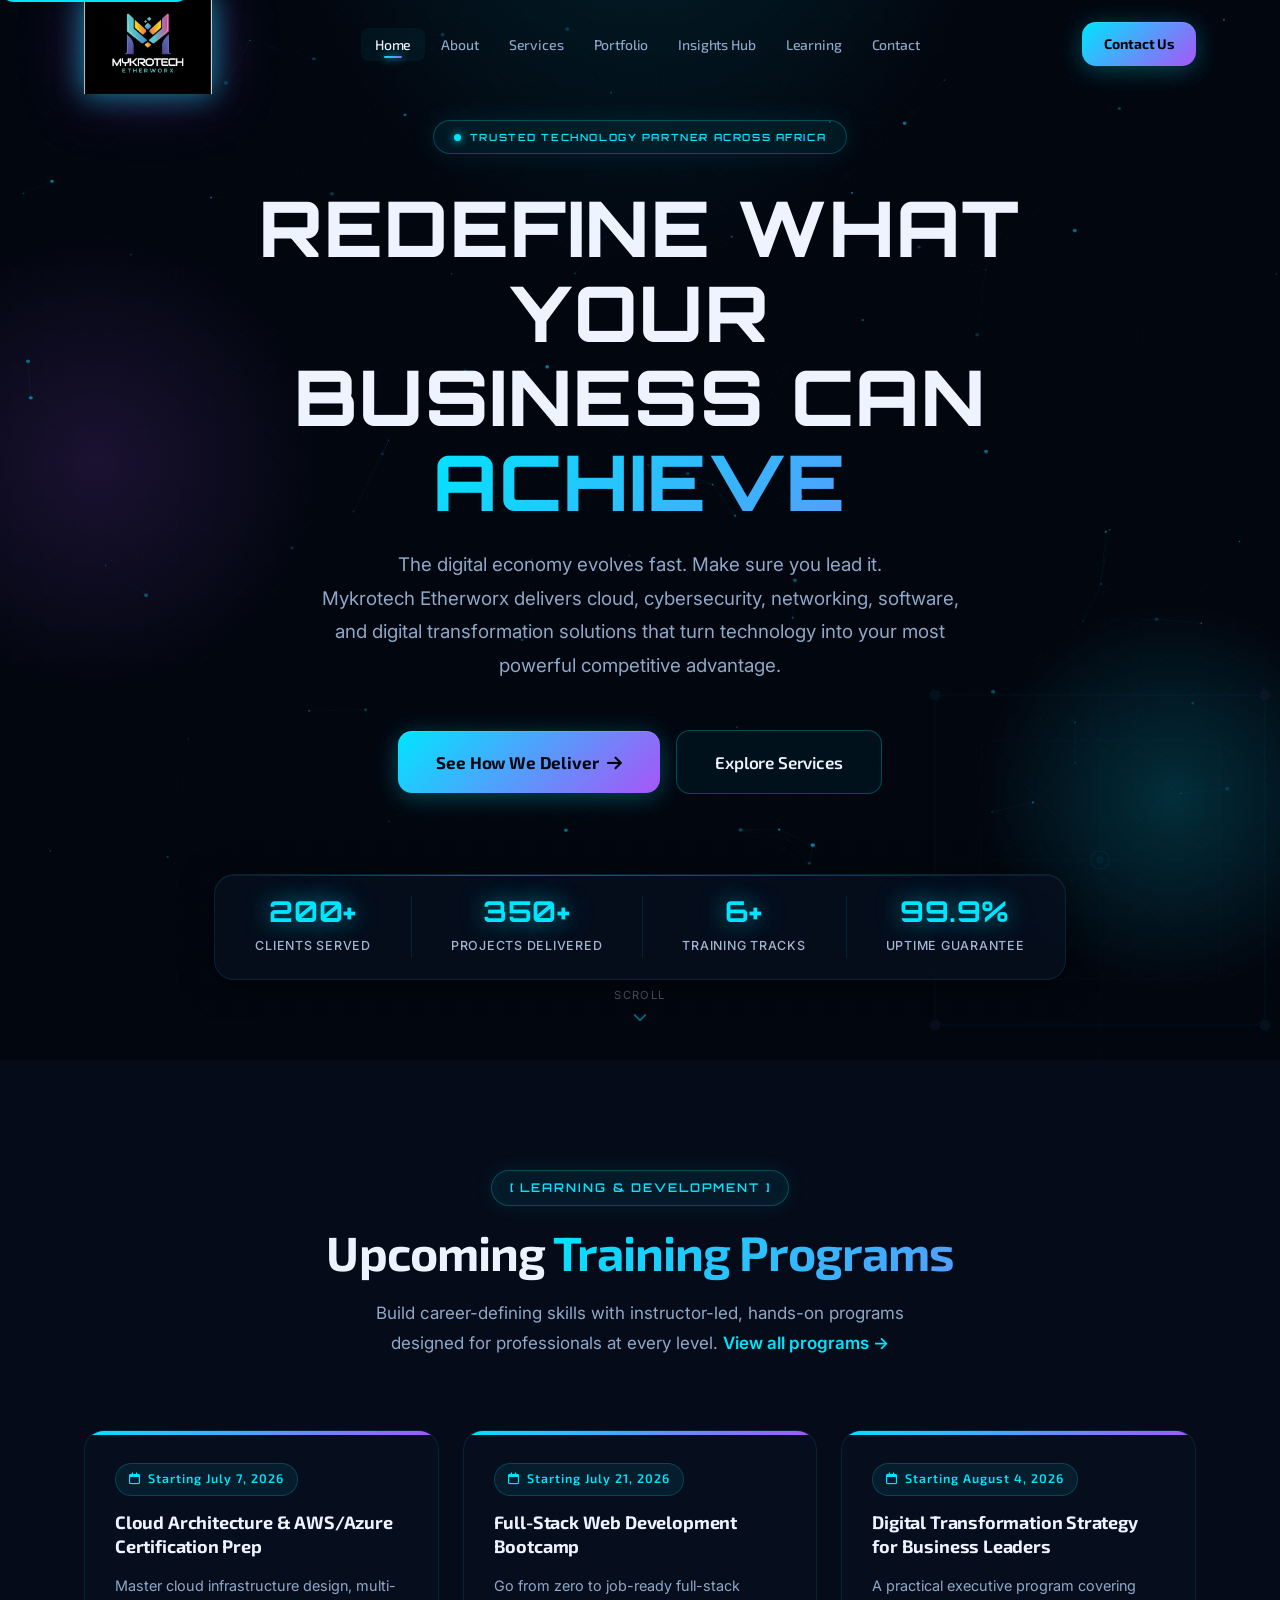
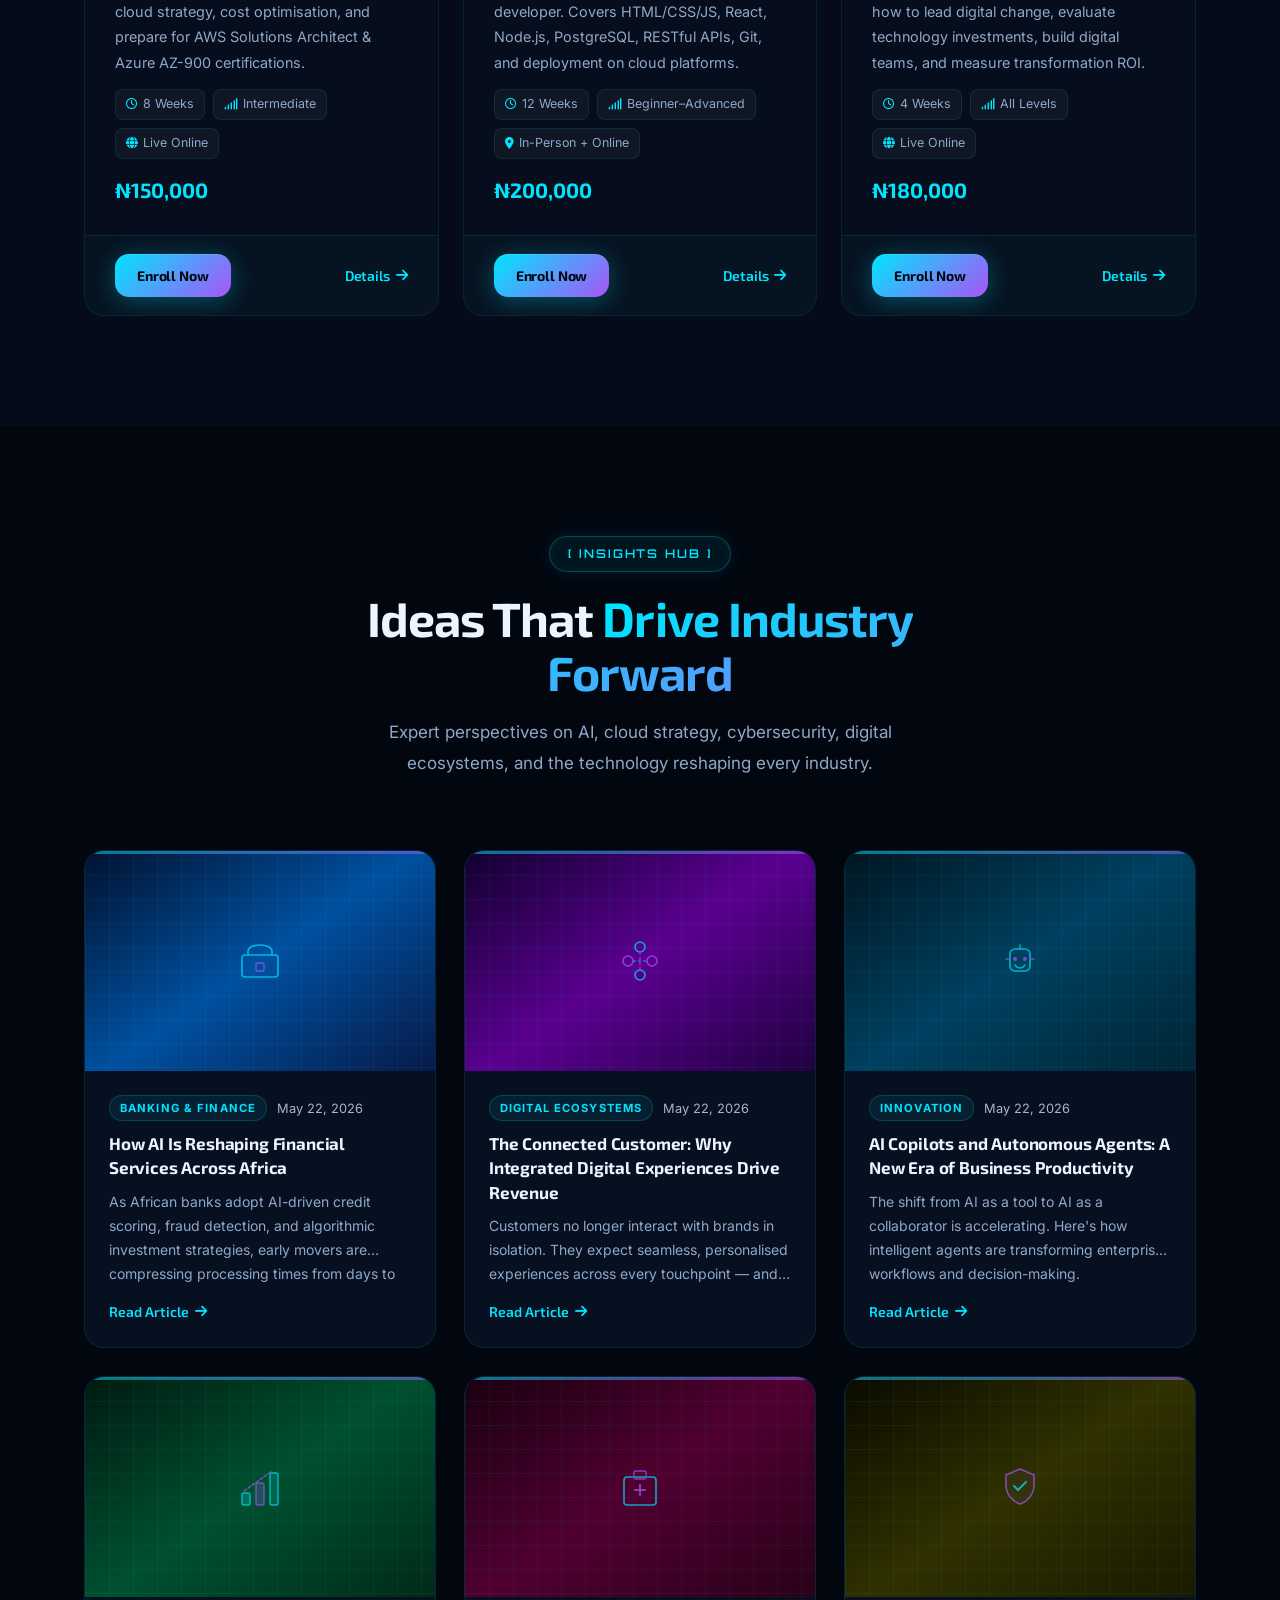
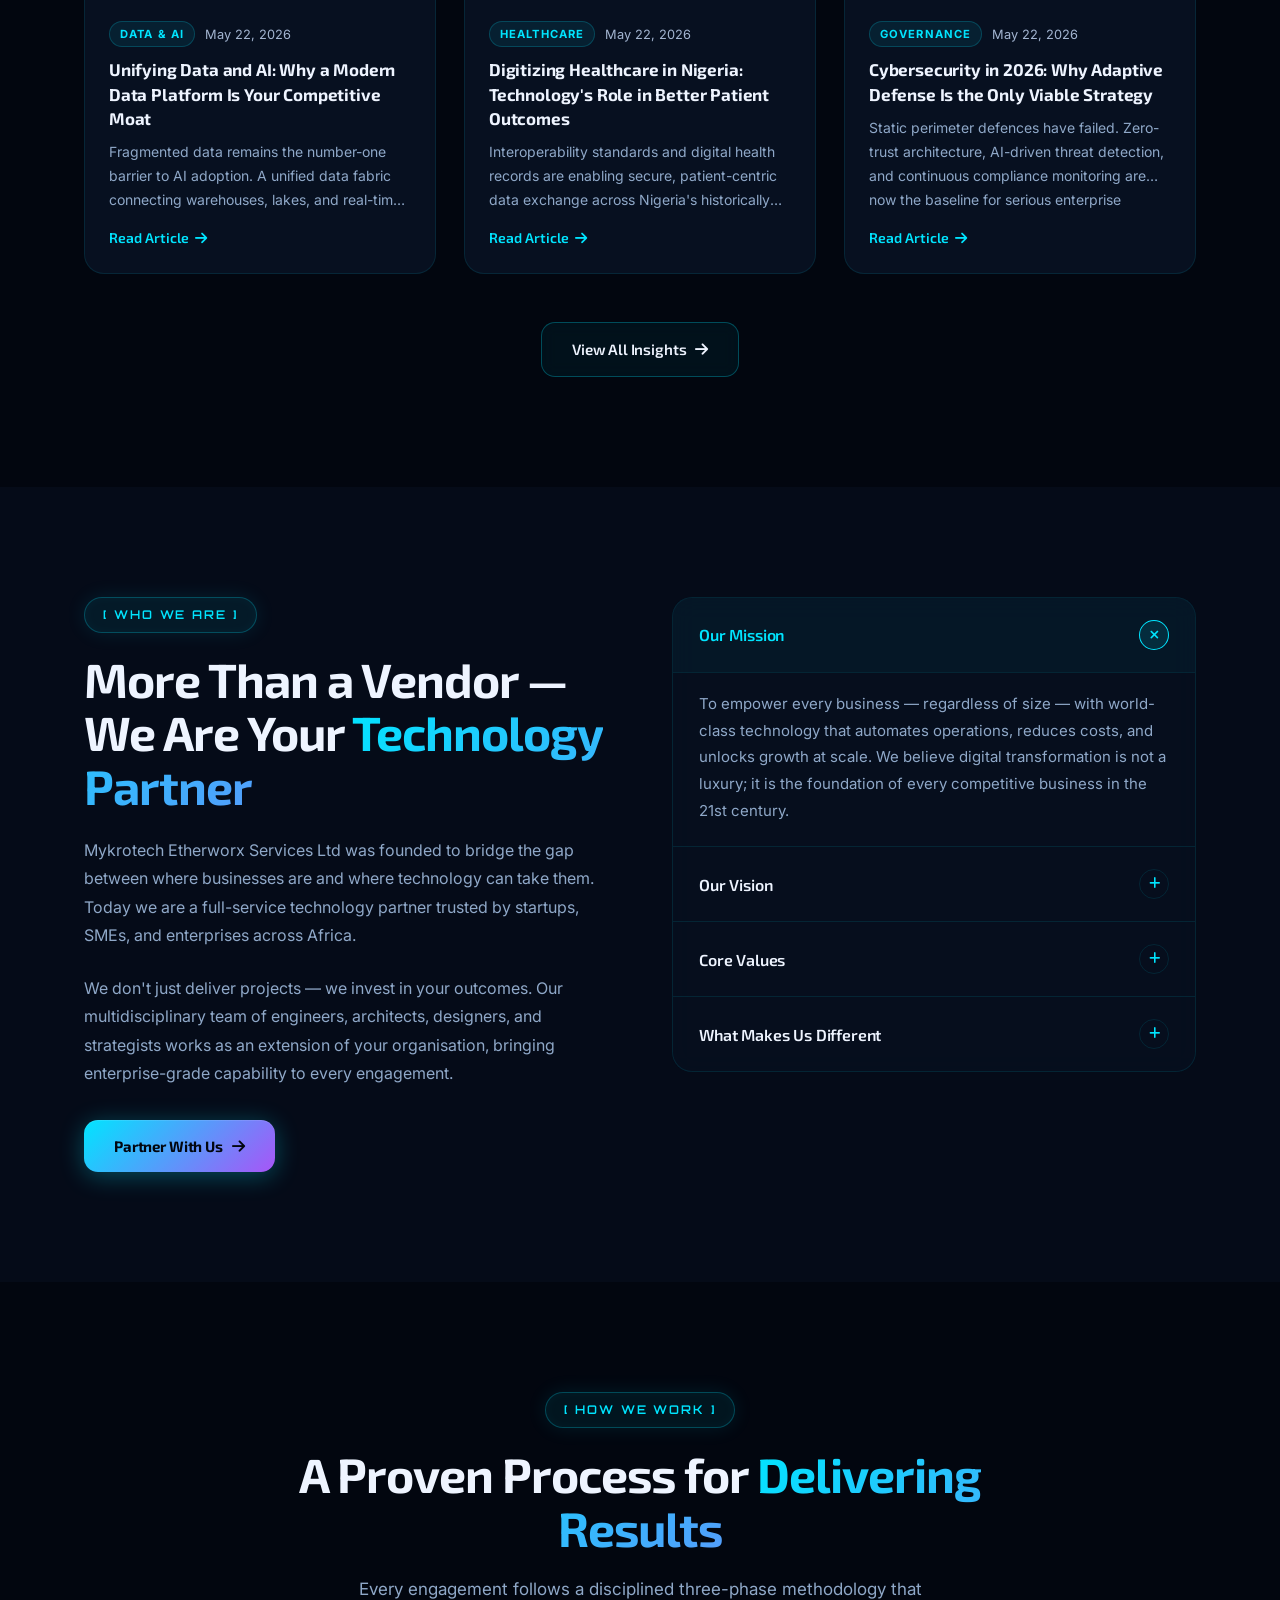
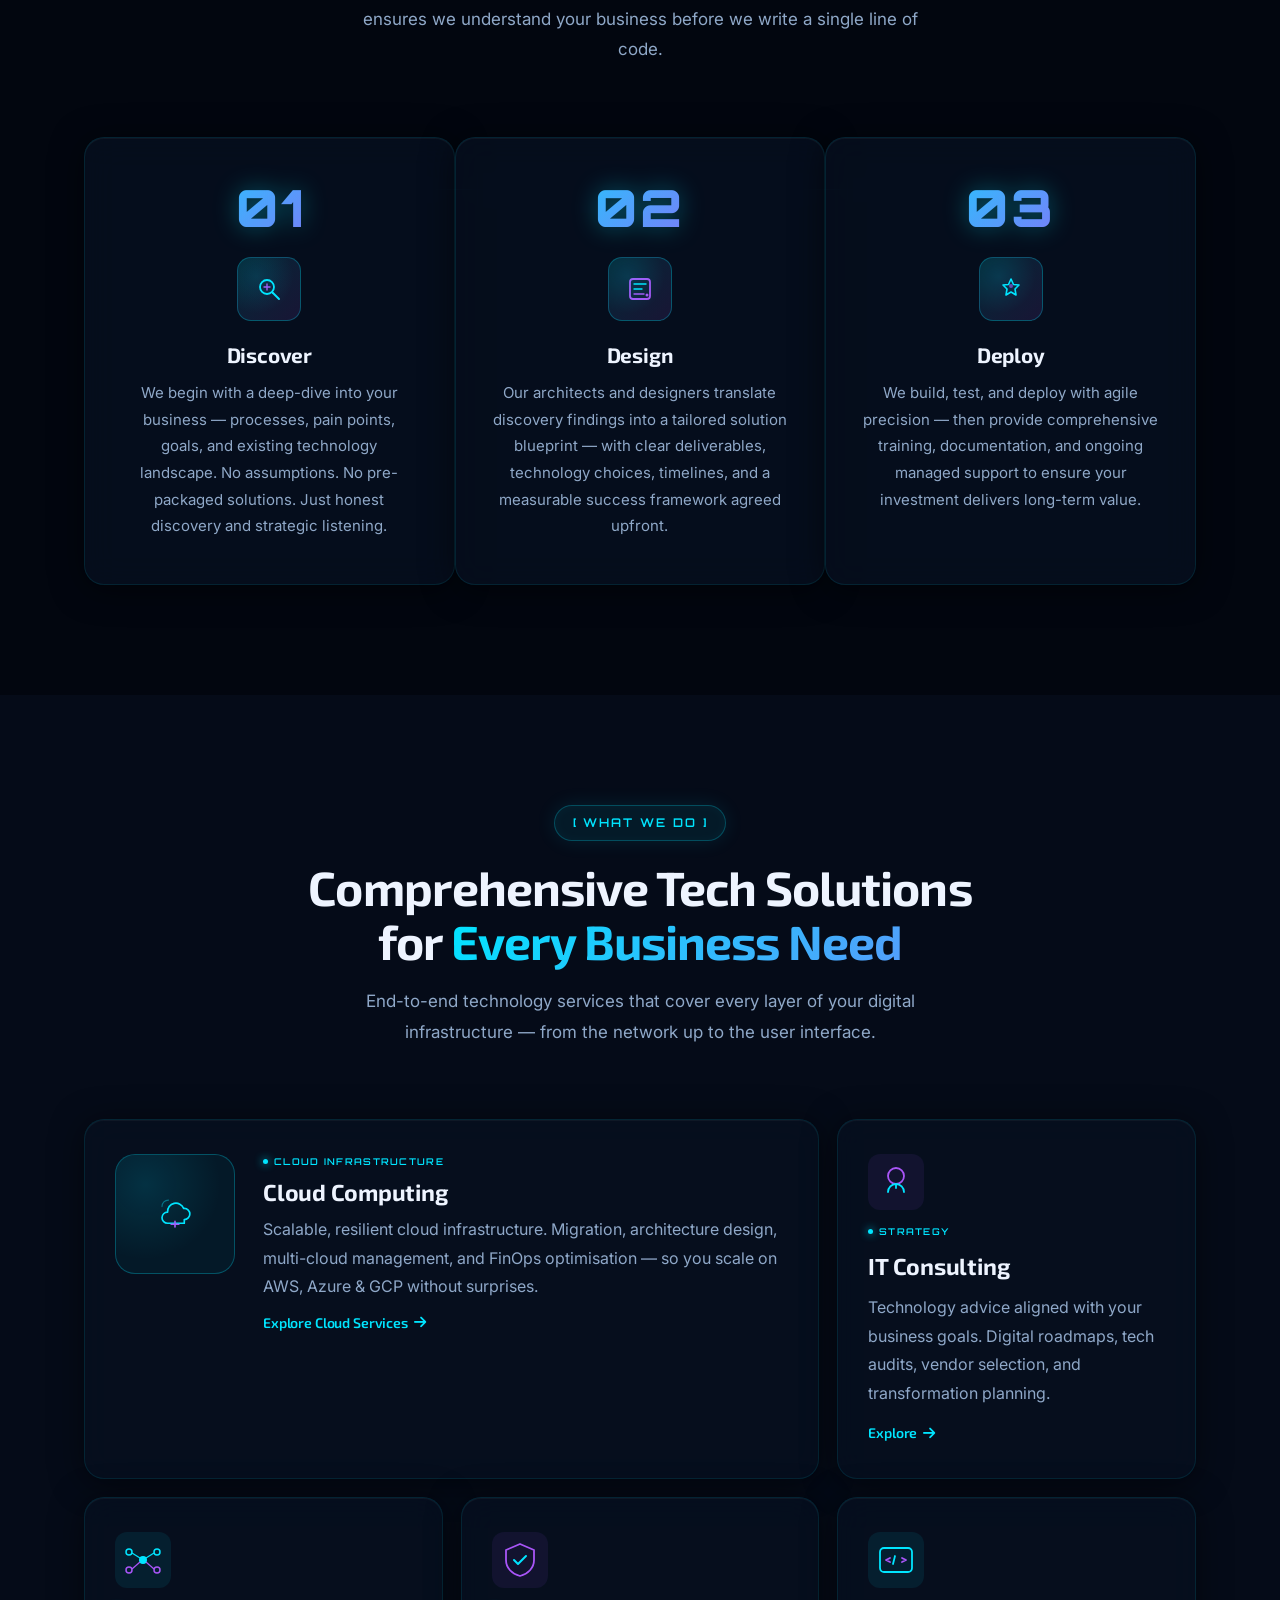
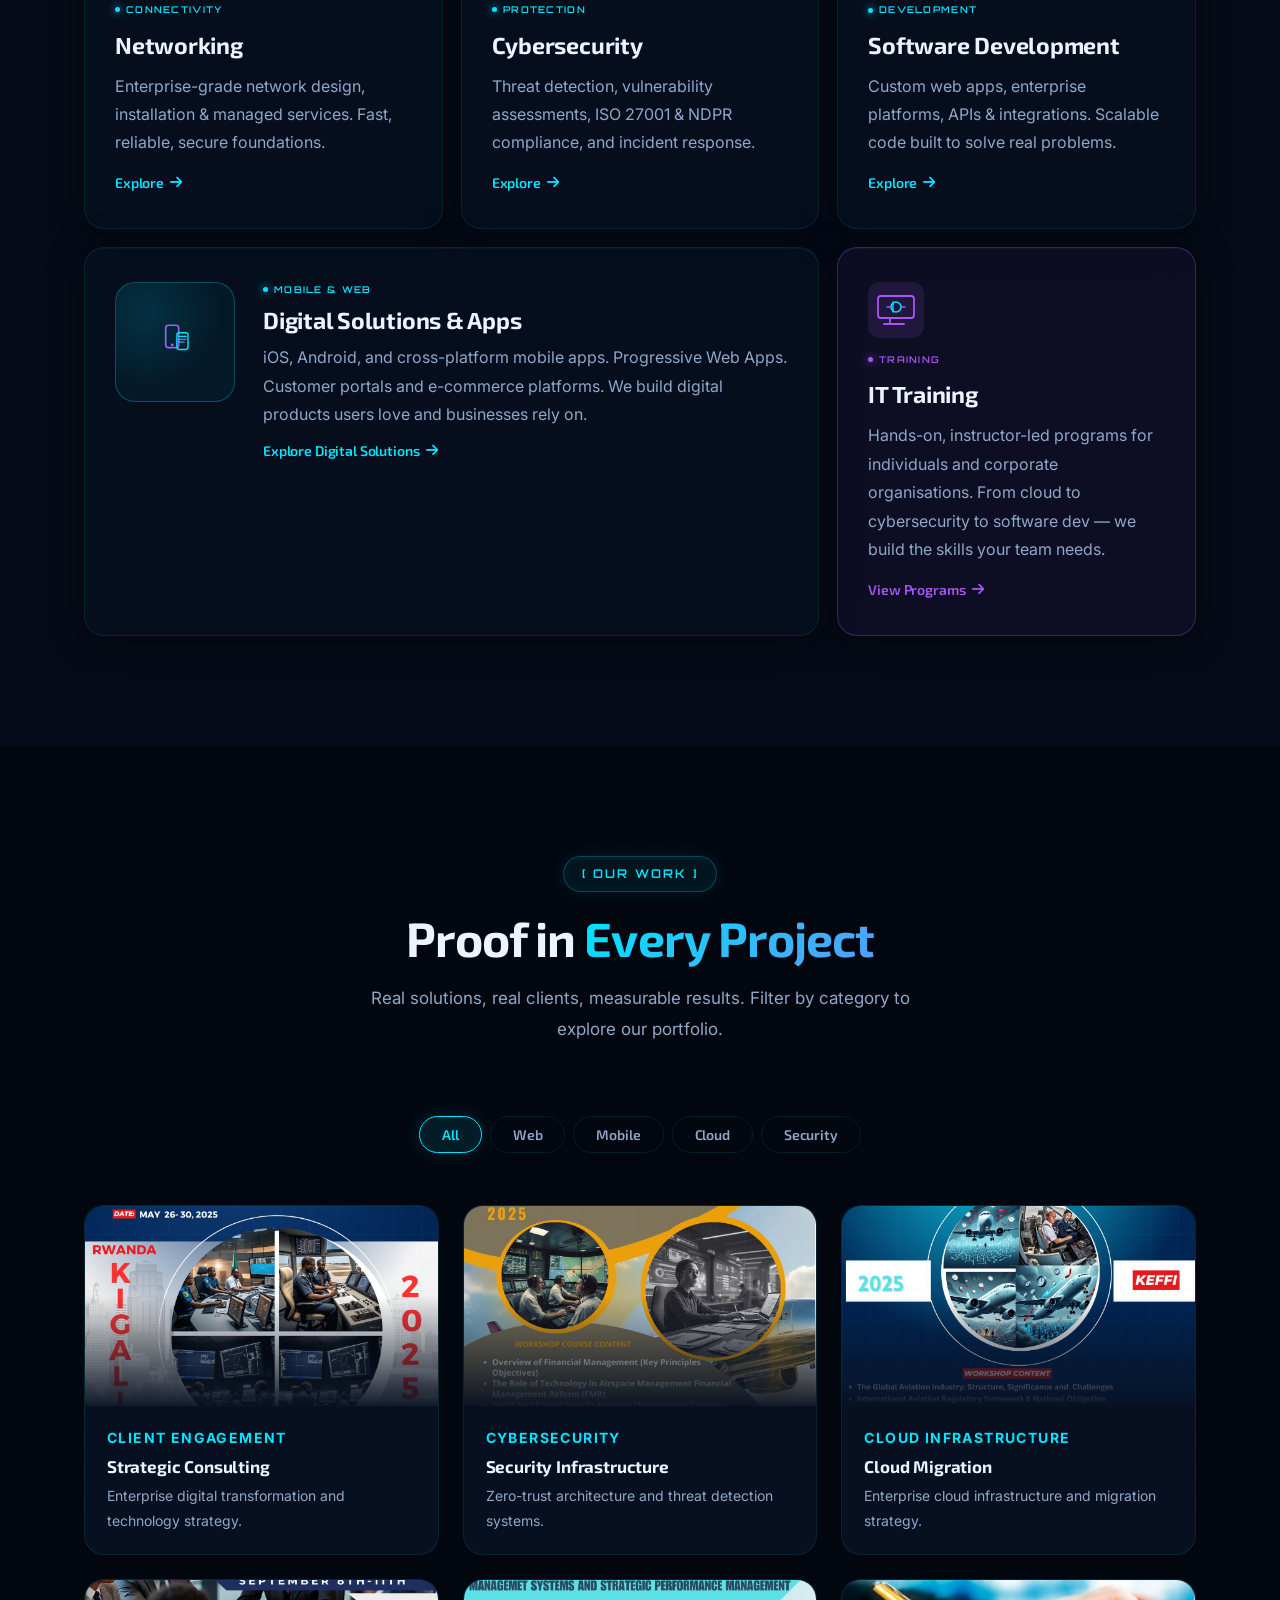
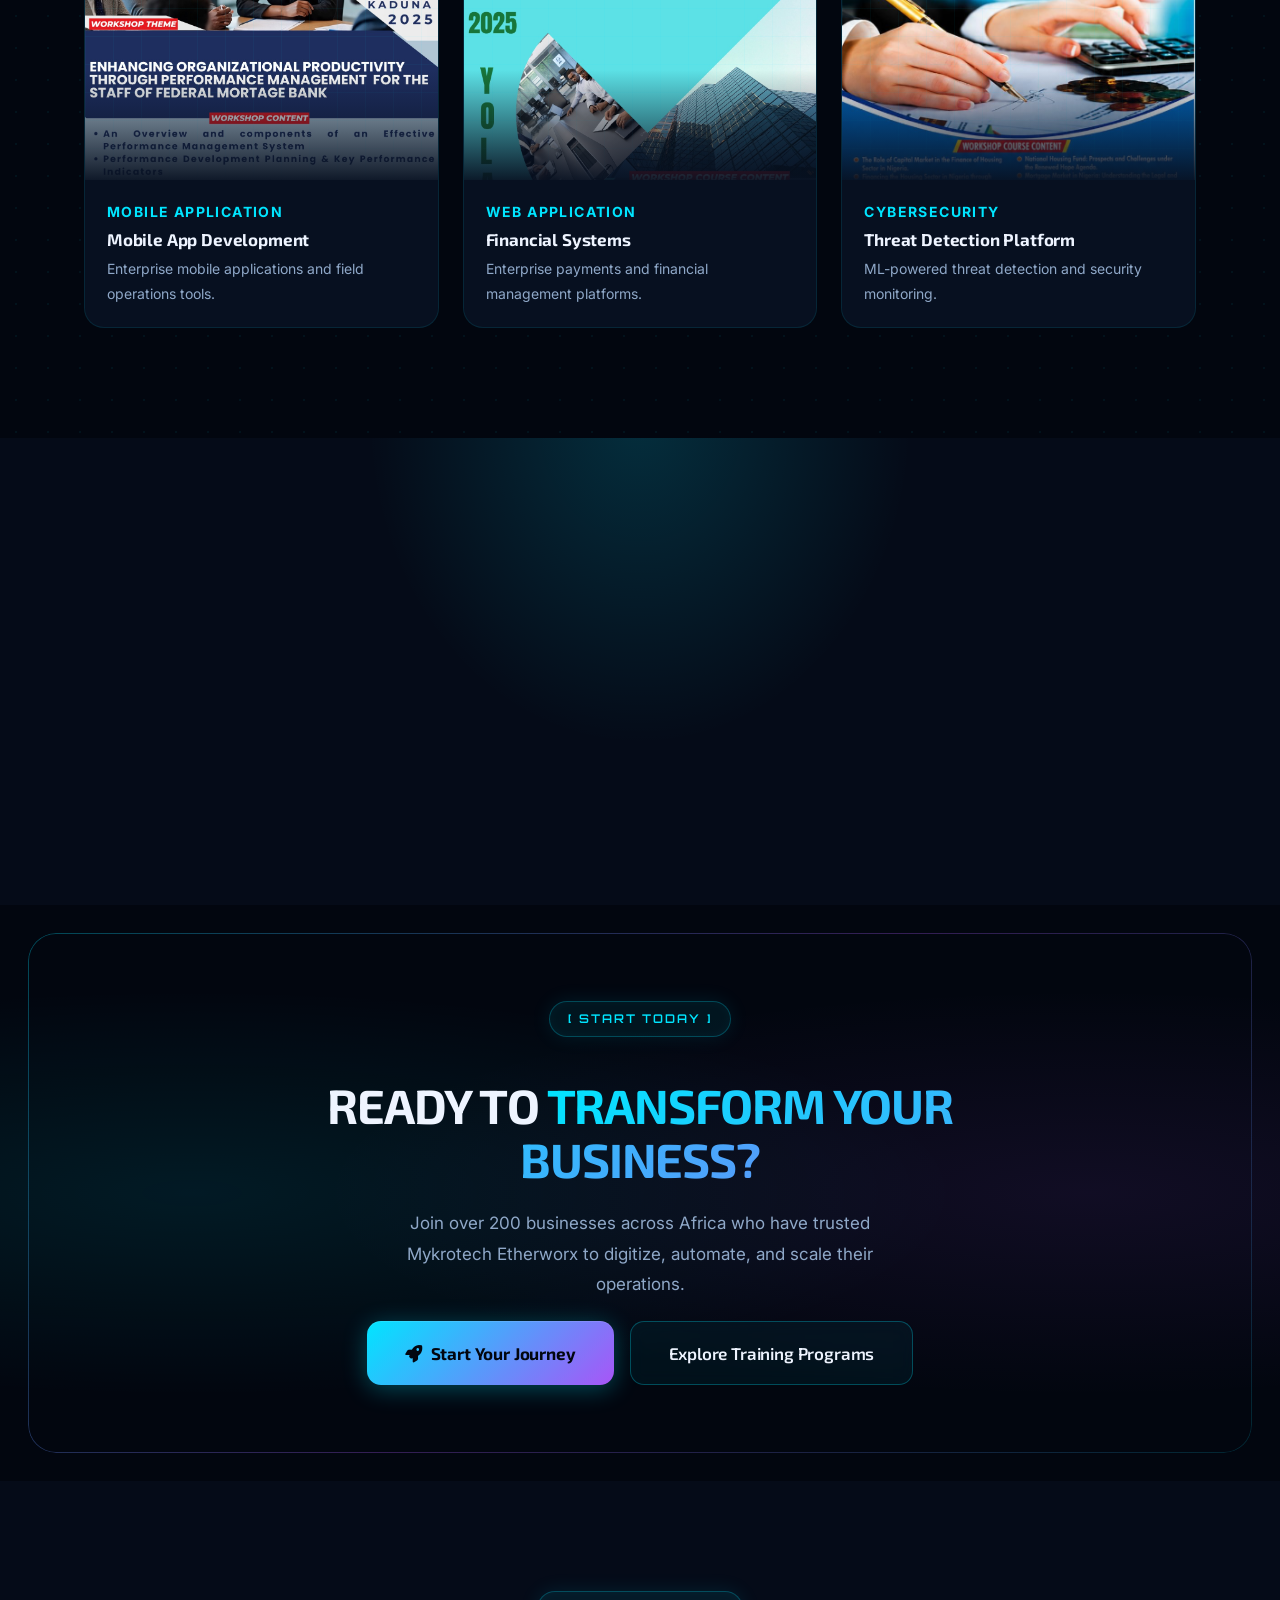
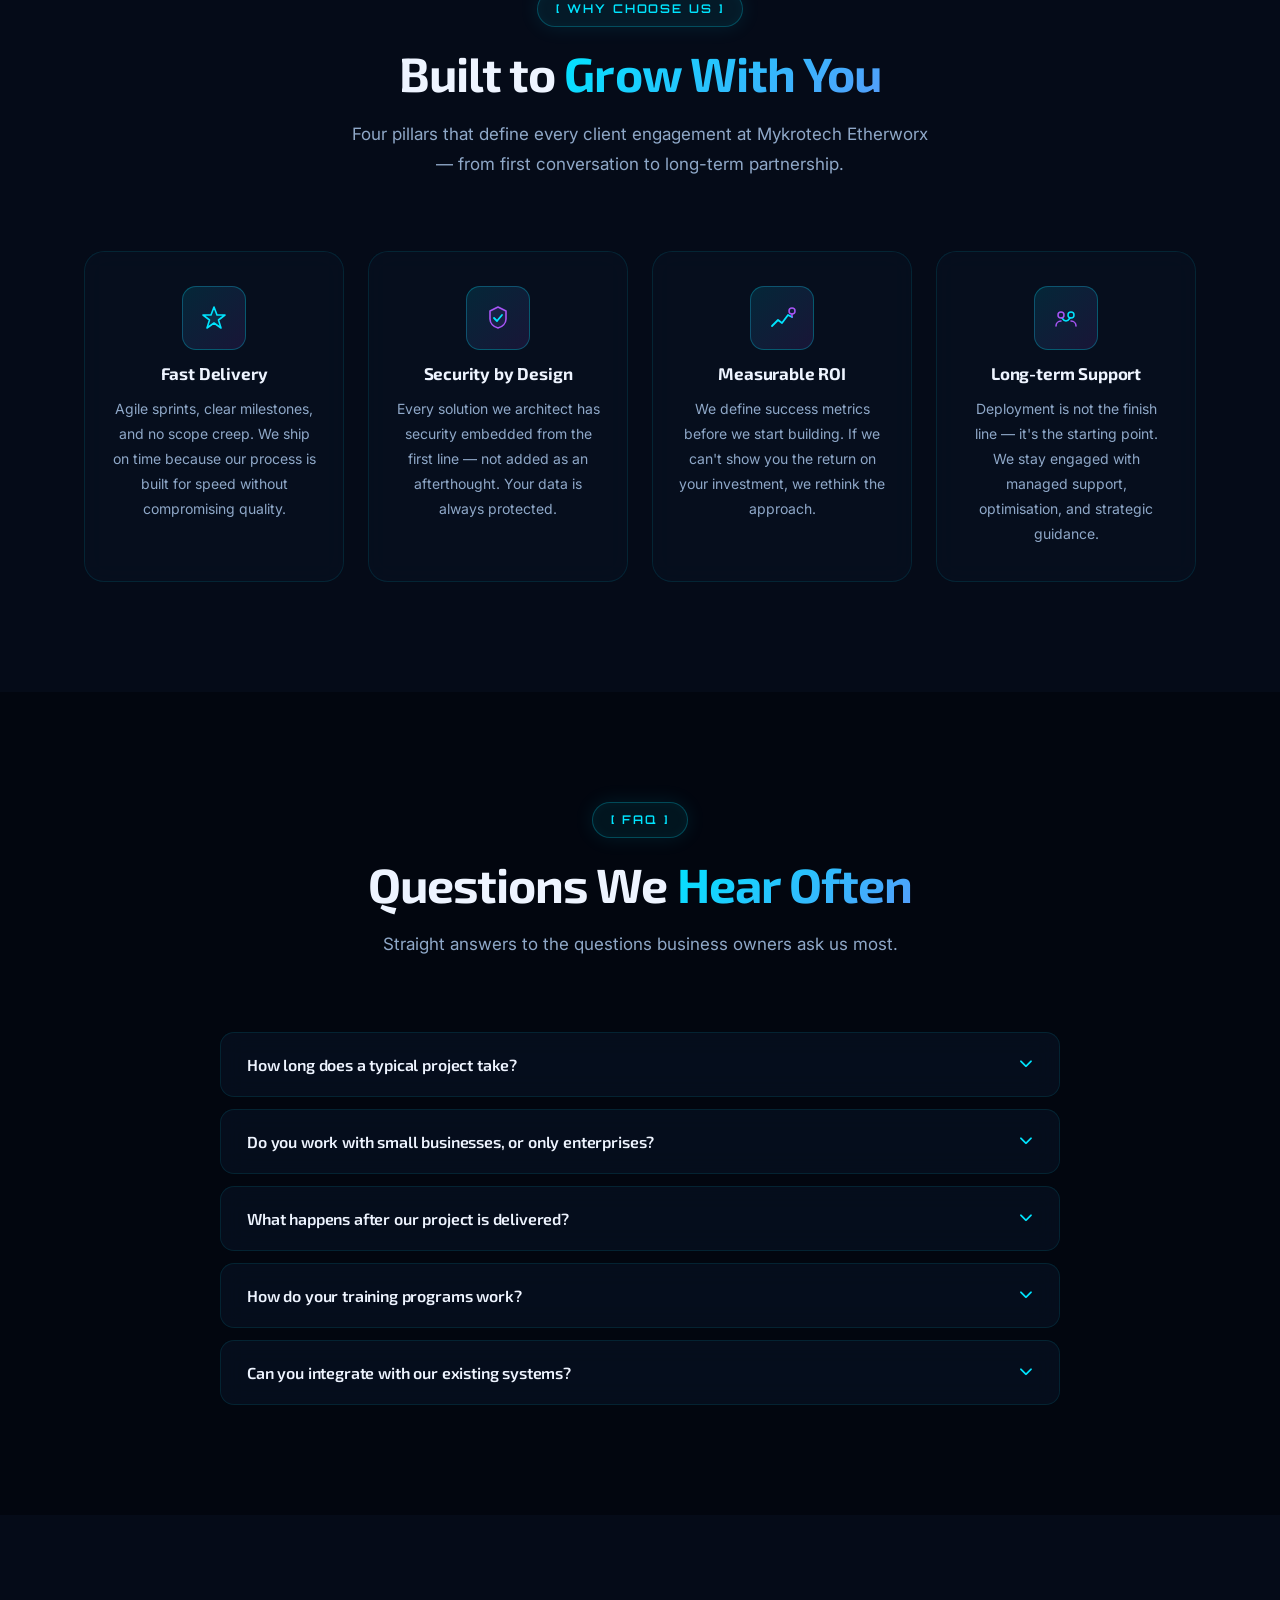
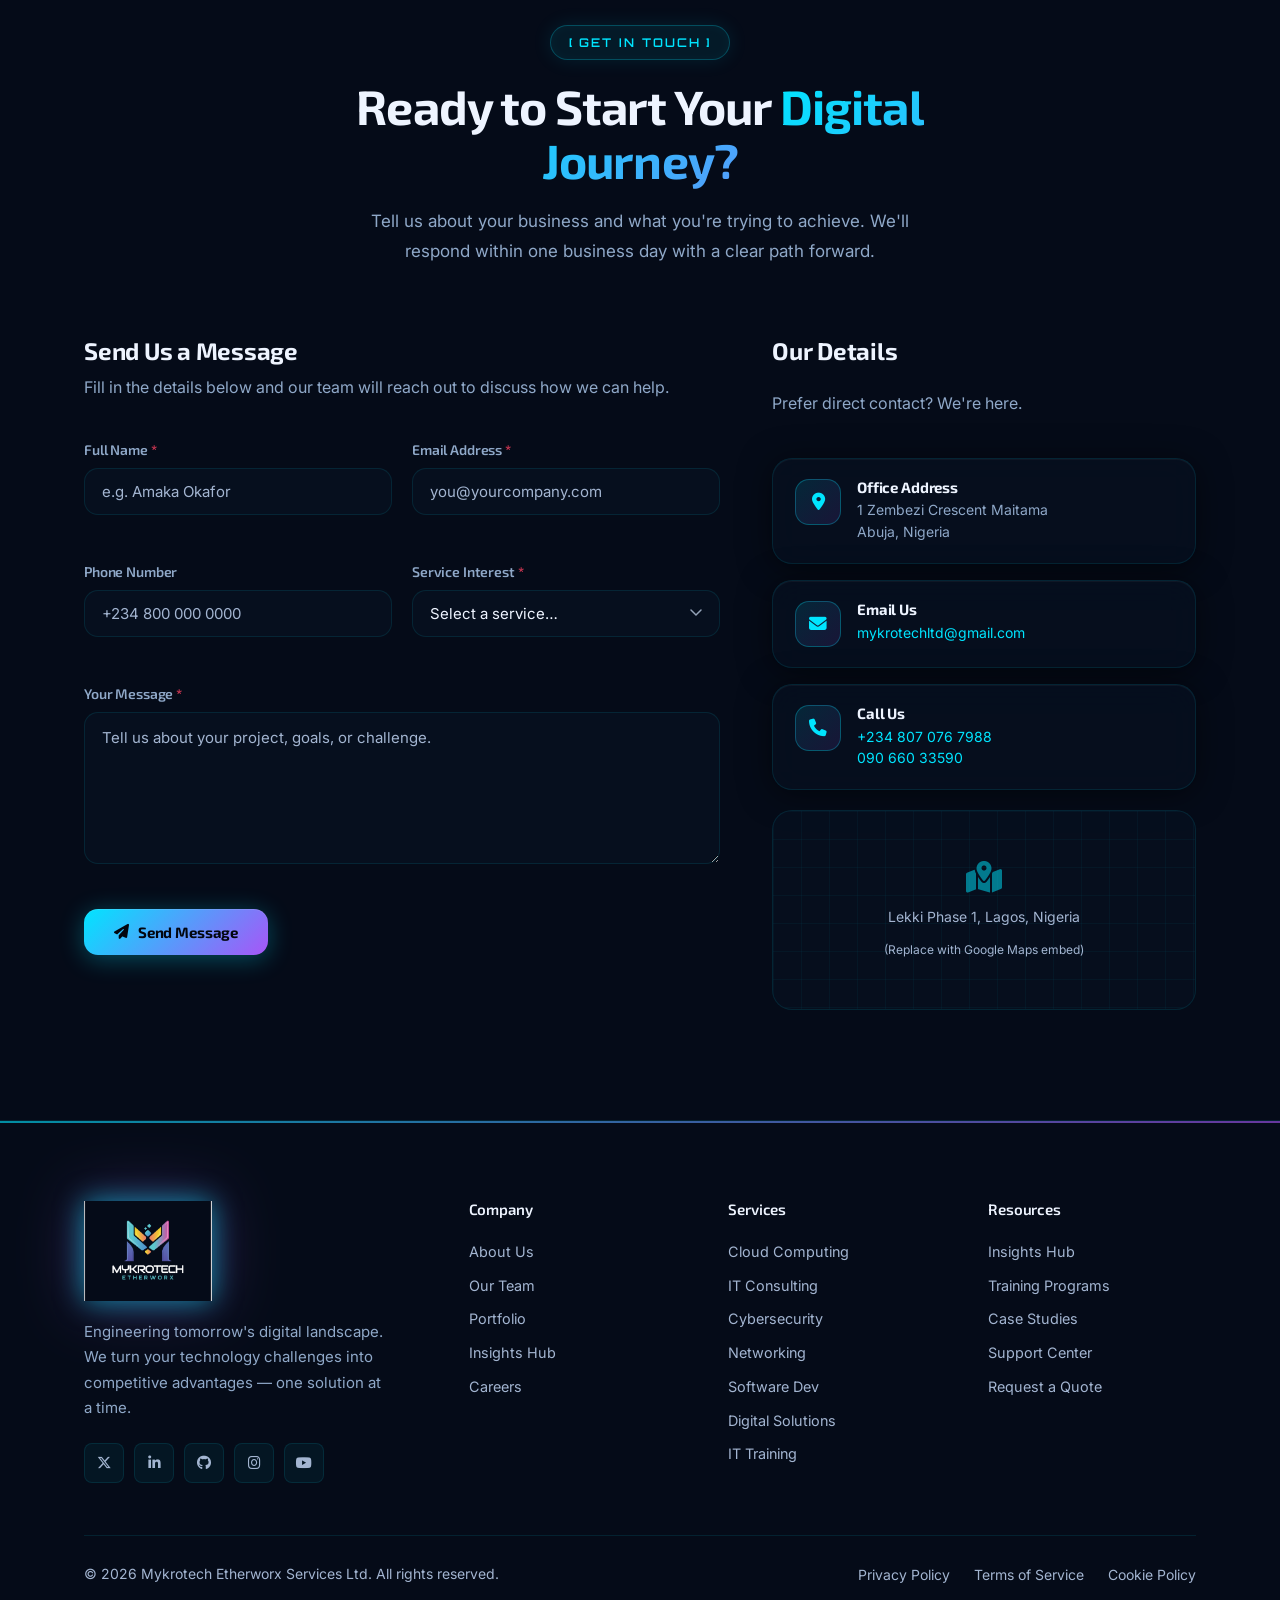
<file: index.html>
<!DOCTYPE html>
<!--
  MYKROTECH ETHERWORX SERVICES LTD — Main Website (Redesigned)
  ─────────────────────────────────────────────────────────────
  Open index.html in any modern browser — no build step required.
  Deploy: drag the entire folder to app.netlify.com/drop
  Edit content: sections are clearly labelled below.
  Edit styles: css/styles.css | Edit interactions: js/main.js
-->
<html lang="en">
<head>
  <meta charset="UTF-8" />
  <meta name="viewport" content="width=device-width, initial-scale=1.0" />
  <link rel="preload" href="https://fonts.googleapis.com/css2?family=Orbitron:wght@400;700&family=Exo+2:wght@400;600&family=Inter:wght@400;500;600&display=swap" as="style" />
  <meta name="description" content="Mykrotech Etherworx Services Ltd — Cloud, Cybersecurity, Networking, IT Consulting, Software Development & Digital Solutions for businesses across Africa." />
  <meta name="theme-color" content="#050a14" />
  <meta property="og:title"       content="Mykrotech Etherworx Services Ltd" />
  <meta property="og:description" content="Redefine what your business can achieve with next-generation technology solutions." />
  <meta property="og:type"        content="website" />
  <title>Mykrotech Etherworx Services Ltd — Digital Transformation Experts</title>

  <link rel="preconnect" href="https://fonts.googleapis.com" />
  <link rel="preconnect" href="https://fonts.gstatic.com" crossorigin />
  <link href="https://fonts.googleapis.com/css2?family=Orbitron:wght@400;500;600;700;800;900&family=Exo+2:wght@300;400;500;600;700;800&family=Inter:wght@400;500;600&display=swap" rel="stylesheet" />
  <link rel="stylesheet" href="https://cdnjs.cloudflare.com/ajax/libs/font-awesome/6.5.0/css/all.min.css" crossorigin="anonymous" referrerpolicy="no-referrer" />
  <link rel="stylesheet" href="css/styles.css" />
</head>
<body>

  <a href="#main-content" class="skip-link">Skip to main content</a>

  <canvas id="particles-canvas" aria-hidden="true"></canvas>

  <button id="back-to-top" aria-label="Back to top">
    <i class="fa-solid fa-chevron-up" aria-hidden="true"></i>
  </button>

  <!-- ═══════════════════════════════════════════════════════
       NAVIGATION
       ═══════════════════════════════════════════════════════ -->
  <header id="navbar" role="banner">
    <div class="container">
      <nav class="nav-inner" aria-label="Main navigation">

        <a href="#home" class="nav-logo" aria-label="Mykrotech Etherworx — homepage">
          <img src="mylogo.png" alt="Mykrotech Etherworx Services Ltd" class="nav-logo-img" />
        </a>

        <ul class="nav-links" role="list">
          <li><a href="#home"       class="active">Home</a></li>
          <li><a href="#who-we-are">About</a></li>
          <li><a href="#services">Services</a></li>
          <li><a href="#portfolio">Portfolio</a></li>
          <li><a href="blog.html">Insights Hub</a></li>
          <li><a href="learning.html">Learning</a></li>
          <li><a href="#contact">Contact</a></li>
        </ul>

        <a href="#contact" class="btn btn-primary nav-cta btn-sm">Contact Us</a>

        <button class="hamburger" aria-label="Open menu" aria-expanded="false" aria-controls="mobile-nav">
          <span></span><span></span><span></span>
        </button>
      </nav>
    </div>

    <nav class="mobile-menu" id="mobile-nav" aria-label="Mobile navigation">
      <a href="#home">Home</a>
      <a href="#who-we-are">About</a>
      <a href="#services">Services</a>
      <a href="#portfolio">Portfolio</a>
      <a href="blog.html">Insights Hub</a>
      <a href="learning.html">Learning</a>
      <a href="#contact">Contact</a>
      <a href="#contact" class="btn btn-primary btn-sm">Contact Us</a>
    </nav>
  </header>

  <main id="main-content">

    <!-- ═══════════════════════════════════════════════════════
         1. HERO
         ═══════════════════════════════════════════════════════ -->
    <section id="home" aria-labelledby="hero-heading">
      <div class="hero-grid-overlay" aria-hidden="true"></div>
      <div class="hero-scan-line"    aria-hidden="true"></div>
      <div class="hero-glow"         aria-hidden="true"></div>
      <div class="hero-orb-left"     aria-hidden="true"></div>
      <div class="hero-orb-right"    aria-hidden="true"></div>

      <!-- Decorative circuit SVG -->
      <svg class="hero-circuit" aria-hidden="true" viewBox="0 0 480 480" fill="none">
        <rect x="60"  y="60"  width="360" height="360" rx="12" stroke="#00d4ff" stroke-width="1"/>
        <rect x="110" y="110" width="260" height="260" rx="8"  stroke="#8b5cf6" stroke-width="0.7"/>
        <line x1="60"  y1="240" x2="480" y2="240" stroke="#00d4ff" stroke-width="0.5"/>
        <line x1="240" y1="60"  x2="240" y2="480" stroke="#00d4ff" stroke-width="0.5"/>
        <circle cx="60"  cy="60"  r="6"  fill="#00d4ff"/>
        <circle cx="420" cy="60"  r="6"  fill="#8b5cf6"/>
        <circle cx="60"  cy="420" r="6"  fill="#8b5cf6"/>
        <circle cx="420" cy="420" r="6"  fill="#00d4ff"/>
        <circle cx="240" cy="240" r="10" fill="none" stroke="#00d4ff" stroke-width="1.5"/>
        <circle cx="240" cy="240" r="4"  fill="#00d4ff"/>
        <line x1="150" y1="150" x2="200" y2="200" stroke="#8b5cf6" stroke-width="0.6"/>
        <line x1="330" y1="150" x2="280" y2="200" stroke="#8b5cf6" stroke-width="0.6"/>
        <line x1="150" y1="330" x2="200" y2="280" stroke="#8b5cf6" stroke-width="0.6"/>
        <line x1="330" y1="330" x2="280" y2="280" stroke="#8b5cf6" stroke-width="0.6"/>
      </svg>

      <div class="container">
        <div class="hero-content">
          <div class="hero-badge">
            <span class="dot" aria-hidden="true"></span>
            Trusted Technology Partner Across Africa
          </div>

          <h1 class="hero-title-caps" id="hero-heading">
            Redefine What Your<br />
            Business Can <span class="text-gradient">Achieve</span>
          </h1>

          <p class="hero-body-text">
            The digital economy evolves fast. Make sure you lead it.<br />
            Mykrotech Etherworx delivers cloud, cybersecurity, networking, software, and digital transformation solutions that turn technology into your most powerful competitive advantage.
          </p>

          <div class="hero-cta-row">
            <a href="#methodology" class="btn btn-primary btn-lg">
              See How We Deliver
              <i class="fa-solid fa-arrow-right" aria-hidden="true"></i>
            </a>
            <a href="#services" class="btn btn-ghost btn-lg">Explore Services</a>
          </div>

          <!-- Stats strip -->
          <div class="hero-stats" role="region" aria-label="Company statistics">
            <div class="stat-item">
              <span class="stat-number" data-target="200" data-suffix="+" aria-label="200 plus clients">0+</span>
              <span class="stat-label">Clients Served</span>
            </div>
            <div class="stat-item">
              <span class="stat-number" data-target="350" data-suffix="+" aria-label="350 plus projects">0+</span>
              <span class="stat-label">Projects Delivered</span>
            </div>
            <div class="stat-item">
              <span class="stat-number" data-target="6" data-suffix="+" aria-label="6 plus training tracks">0+</span>
              <span class="stat-label">Training Tracks</span>
            </div>
            <div class="stat-item">
              <span class="stat-number" data-target="99.9" data-suffix="%" data-float="true" aria-label="99.9 percent uptime">0%</span>
              <span class="stat-label">Uptime Guarantee</span>
            </div>
          </div>
        </div>
      </div>

      <div class="scroll-indicator" aria-hidden="true">
        <span>Scroll</span>
        <i class="fa-solid fa-chevron-down"></i>
      </div>
    </section>

    <!-- ═══════════════════════════════════════════════════════
         2. UPCOMING TRAINING PROGRAMS
         ═══════════════════════════════════════════════════════ -->
    <section id="training" aria-labelledby="training-heading">
      <div class="container">
        <div class="section-header">
          <div class="section-badge">[ Learning & Development ]</div>
          <h2 id="training-heading">Upcoming <span class="text-gradient">Training Programs</span></h2>
          <p>Build career-defining skills with instructor-led, hands-on programs designed for professionals at every level. <a href="learning.html" style="color:var(--color-accent-cyan);font-weight:600;">View all programs →</a></p>
        </div>

        <div class="training-grid" role="list">

          <!-- Training 1 -->
          <article class="training-card" role="listitem" data-reveal data-delay="1">
            <div class="training-card-top"></div>
            <div class="training-card-body">
              <span class="training-date-tag">
                <i class="fa-regular fa-calendar" aria-hidden="true"></i>
                Starting July 7, 2026
              </span>
              <h3>Cloud Architecture &amp; AWS/Azure Certification Prep</h3>
              <p>Master cloud infrastructure design, multi-cloud strategy, cost optimisation, and prepare for AWS Solutions Architect &amp; Azure AZ-900 certifications.</p>
              <div class="training-badges">
                <span class="training-badge"><i class="fa-regular fa-clock"></i> 8 Weeks</span>
                <span class="training-badge"><i class="fa-solid fa-signal"></i> Intermediate</span>
                <span class="training-badge"><i class="fa-solid fa-globe"></i> Live Online</span>
              </div>
              <div class="training-price">₦150,000</div>
            </div>
            <div class="training-card-footer">
              <a href="learning.html" class="btn btn-primary btn-sm">Enroll Now</a>
              <a href="learning.html" class="service-link" style="font-size:0.875rem;">Details <i class="fa-solid fa-arrow-right" aria-hidden="true"></i></a>
            </div>
          </article>

          <!-- Training 2 -->
          <article class="training-card" role="listitem" data-reveal data-delay="2">
            <div class="training-card-top"></div>
            <div class="training-card-body">
              <span class="training-date-tag">
                <i class="fa-regular fa-calendar" aria-hidden="true"></i>
                Starting July 21, 2026
              </span>
              <h3>Full-Stack Web Development Bootcamp</h3>
              <p>Go from zero to job-ready full-stack developer. Covers HTML/CSS/JS, React, Node.js, PostgreSQL, RESTful APIs, Git, and deployment on cloud platforms.</p>
              <div class="training-badges">
                <span class="training-badge"><i class="fa-regular fa-clock"></i> 12 Weeks</span>
                <span class="training-badge"><i class="fa-solid fa-signal"></i> Beginner–Advanced</span>
                <span class="training-badge"><i class="fa-solid fa-location-dot"></i> In-Person + Online</span>
              </div>
              <div class="training-price">₦200,000</div>
            </div>
            <div class="training-card-footer">
              <a href="learning.html" class="btn btn-primary btn-sm">Enroll Now</a>
              <a href="learning.html" class="service-link" style="font-size:0.875rem;">Details <i class="fa-solid fa-arrow-right" aria-hidden="true"></i></a>
            </div>
          </article>

          <!-- Training 3 -->
          <article class="training-card" role="listitem" data-reveal data-delay="3">
            <div class="training-card-top"></div>
            <div class="training-card-body">
              <span class="training-date-tag">
                <i class="fa-regular fa-calendar" aria-hidden="true"></i>
                Starting August 4, 2026
              </span>
              <h3>Digital Transformation Strategy for Business Leaders</h3>
              <p>A practical executive program covering how to lead digital change, evaluate technology investments, build digital teams, and measure transformation ROI.</p>
              <div class="training-badges">
                <span class="training-badge"><i class="fa-regular fa-clock"></i> 4 Weeks</span>
                <span class="training-badge"><i class="fa-solid fa-signal"></i> All Levels</span>
                <span class="training-badge"><i class="fa-solid fa-globe"></i> Live Online</span>
              </div>
              <div class="training-price">₦180,000</div>
            </div>
            <div class="training-card-footer">
              <a href="learning.html" class="btn btn-primary btn-sm">Enroll Now</a>
              <a href="learning.html" class="service-link" style="font-size:0.875rem;">Details <i class="fa-solid fa-arrow-right" aria-hidden="true"></i></a>
            </div>
          </article>

        </div>
      </div>
    </section>

    <!-- ═══════════════════════════════════════════════════════
         3. INSIGHTS HUB (Featured Articles)
         ═══════════════════════════════════════════════════════ -->
    <section id="insights" aria-labelledby="insights-heading">
      <div class="container">
        <div class="section-header">
          <div class="section-badge">[ Insights Hub ]</div>
          <h2 id="insights-heading">Ideas That <span class="text-gradient">Drive Industry Forward</span></h2>
          <p>Expert perspectives on AI, cloud strategy, cybersecurity, digital ecosystems, and the technology reshaping every industry.</p>
        </div>

        <div class="insights-grid" role="list">

          <!-- Article 1 — Banking & Finance -->
          <article class="insight-card" role="listitem" data-reveal data-delay="1">
            <div class="insight-thumb">
              <div class="insight-thumb-inner ithumb-1" aria-hidden="true">
                <svg class="ithumb-icon" viewBox="0 0 48 48" fill="none" width="48" height="48"><rect x="6" y="18" width="36" height="22" rx="3" stroke="#00e5ff" stroke-width="1.6"/><path d="M12 18V14C12 10.7 17 8 24 8C31 8 36 10.7 36 14V18" stroke="#00e5ff" stroke-width="1.6" stroke-linecap="round"/><rect x="20" y="26" width="8" height="8" rx="1" stroke="#a855f7" stroke-width="1.4"/></svg>
              </div>
            </div>
            <div class="insight-body">
              <div class="insight-meta">
                <span class="insight-category">Banking &amp; Finance</span>
                <span class="insight-date">May 22, 2026</span>
              </div>
              <h3>How AI Is Reshaping Financial Services Across Africa</h3>
              <p>As African banks adopt AI-driven credit scoring, fraud detection, and algorithmic investment strategies, early movers are compressing processing times from days to milliseconds.</p>
              <a href="blog-post.html" class="insight-link">Read Article <i class="fa-solid fa-arrow-right" aria-hidden="true"></i></a>
            </div>
          </article>

          <!-- Article 2 — Digital Ecosystems -->
          <article class="insight-card" role="listitem" data-reveal data-delay="2">
            <div class="insight-thumb">
              <div class="insight-thumb-inner ithumb-2" aria-hidden="true">
                <svg class="ithumb-icon" viewBox="0 0 48 48" fill="none" width="48" height="48"><circle cx="12" cy="24" r="5" stroke="#a855f7" stroke-width="1.6"/><circle cx="36" cy="24" r="5" stroke="#a855f7" stroke-width="1.6"/><circle cx="24" cy="10" r="5" stroke="#00e5ff" stroke-width="1.6"/><circle cx="24" cy="38" r="5" stroke="#00e5ff" stroke-width="1.6"/><line x1="17" y1="24" x2="31" y2="24" stroke="#00e5ff" stroke-width="1.2" stroke-dasharray="3 2"/><line x1="24" y1="15" x2="24" y2="33" stroke="#a855f7" stroke-width="1.2" stroke-dasharray="3 2"/></svg>
              </div>
            </div>
            <div class="insight-body">
              <div class="insight-meta">
                <span class="insight-category">Digital Ecosystems</span>
                <span class="insight-date">May 22, 2026</span>
              </div>
              <h3>The Connected Customer: Why Integrated Digital Experiences Drive Revenue</h3>
              <p>Customers no longer interact with brands in isolation. They expect seamless, personalised experiences across every touchpoint — and they leave when they don't get it.</p>
              <a href="blog-post.html" class="insight-link">Read Article <i class="fa-solid fa-arrow-right" aria-hidden="true"></i></a>
            </div>
          </article>

          <!-- Article 3 — Innovation -->
          <article class="insight-card" role="listitem" data-reveal data-delay="3">
            <div class="insight-thumb">
              <div class="insight-thumb-inner ithumb-3" aria-hidden="true">
                <svg class="ithumb-icon" viewBox="0 0 48 48" fill="none" width="48" height="48"><rect x="14" y="12" width="20" height="22" rx="5" stroke="#00e5ff" stroke-width="1.6"/><circle cx="19" cy="22" r="2" fill="#a855f7"/><circle cx="29" cy="22" r="2" fill="#a855f7"/><path d="M19 28C19 28 21 31 24 31C27 31 29 28 29 28" stroke="#00e5ff" stroke-width="1.4" stroke-linecap="round"/><line x1="24" y1="12" x2="24" y2="8" stroke="#00e5ff" stroke-width="1.4" stroke-linecap="round"/><line x1="10" y1="22" x2="14" y2="22" stroke="#a855f7" stroke-width="1.4" stroke-linecap="round"/><line x1="34" y1="22" x2="38" y2="22" stroke="#a855f7" stroke-width="1.4" stroke-linecap="round"/></svg>
              </div>
            </div>
            <div class="insight-body">
              <div class="insight-meta">
                <span class="insight-category">Innovation</span>
                <span class="insight-date">May 22, 2026</span>
              </div>
              <h3>AI Copilots and Autonomous Agents: A New Era of Business Productivity</h3>
              <p>The shift from AI as a tool to AI as a collaborator is accelerating. Here's how intelligent agents are transforming enterprise workflows and decision-making.</p>
              <a href="blog-post.html" class="insight-link">Read Article <i class="fa-solid fa-arrow-right" aria-hidden="true"></i></a>
            </div>
          </article>

          <!-- Article 4 — Data & AI -->
          <article class="insight-card" role="listitem" data-reveal data-delay="1">
            <div class="insight-thumb">
              <div class="insight-thumb-inner ithumb-4" aria-hidden="true">
                <svg class="ithumb-icon" viewBox="0 0 48 48" fill="none" width="48" height="48"><rect x="6" y="30" width="8" height="12" rx="2" fill="rgba(0,229,255,0.3)" stroke="#00e5ff" stroke-width="1.4"/><rect x="20" y="20" width="8" height="22" rx="2" fill="rgba(168,85,247,0.3)" stroke="#a855f7" stroke-width="1.4"/><rect x="34" y="10" width="8" height="32" rx="2" fill="rgba(0,229,255,0.2)" stroke="#00e5ff" stroke-width="1.4"/><path d="M8 28L22 18L36 8" stroke="#a855f7" stroke-width="1.4" stroke-linecap="round" stroke-dasharray="3 2"/></svg>
              </div>
            </div>
            <div class="insight-body">
              <div class="insight-meta">
                <span class="insight-category">Data &amp; AI</span>
                <span class="insight-date">May 22, 2026</span>
              </div>
              <h3>Unifying Data and AI: Why a Modern Data Platform Is Your Competitive Moat</h3>
              <p>Fragmented data remains the number-one barrier to AI adoption. A unified data fabric connecting warehouses, lakes, and real-time streams changes everything.</p>
              <a href="blog-post.html" class="insight-link">Read Article <i class="fa-solid fa-arrow-right" aria-hidden="true"></i></a>
            </div>
          </article>

          <!-- Article 5 — Healthcare -->
          <article class="insight-card" role="listitem" data-reveal data-delay="2">
            <div class="insight-thumb">
              <div class="insight-thumb-inner ithumb-5" aria-hidden="true">
                <svg class="ithumb-icon" viewBox="0 0 48 48" fill="none" width="48" height="48"><rect x="8" y="14" width="32" height="28" rx="3" stroke="#00e5ff" stroke-width="1.6"/><rect x="18" y="8" width="12" height="8" rx="2" stroke="#a855f7" stroke-width="1.4"/><line x1="24" y1="22" x2="24" y2="32" stroke="#a855f7" stroke-width="2" stroke-linecap="round"/><line x1="19" y1="27" x2="29" y2="27" stroke="#a855f7" stroke-width="2" stroke-linecap="round"/></svg>
              </div>
            </div>
            <div class="insight-body">
              <div class="insight-meta">
                <span class="insight-category">Healthcare</span>
                <span class="insight-date">May 22, 2026</span>
              </div>
              <h3>Digitizing Healthcare in Nigeria: Technology's Role in Better Patient Outcomes</h3>
              <p>Interoperability standards and digital health records are enabling secure, patient-centric data exchange across Nigeria's historically fragmented health system.</p>
              <a href="blog-post.html" class="insight-link">Read Article <i class="fa-solid fa-arrow-right" aria-hidden="true"></i></a>
            </div>
          </article>

          <!-- Article 6 — Governance -->
          <article class="insight-card" role="listitem" data-reveal data-delay="3">
            <div class="insight-thumb">
              <div class="insight-thumb-inner ithumb-6" aria-hidden="true">
                <svg class="ithumb-icon" viewBox="0 0 48 48" fill="none" width="48" height="48"><path d="M24 6L38 12V22C38 30.8 32 38.4 24 41C16 38.4 10 30.8 10 22V12L24 6Z" stroke="#a855f7" stroke-width="1.6" stroke-linejoin="round" fill="rgba(168,85,247,0.08)"/><path d="M18 23L22 27L30 19" stroke="#00e5ff" stroke-width="2" stroke-linecap="round" stroke-linejoin="round"/></svg>
              </div>
            </div>
            <div class="insight-body">
              <div class="insight-meta">
                <span class="insight-category">Governance</span>
                <span class="insight-date">May 22, 2026</span>
              </div>
              <h3>Cybersecurity in 2026: Why Adaptive Defense Is the Only Viable Strategy</h3>
              <p>Static perimeter defences have failed. Zero-trust architecture, AI-driven threat detection, and continuous compliance monitoring are now the baseline for serious enterprise security.</p>
              <a href="blog-post.html" class="insight-link">Read Article <i class="fa-solid fa-arrow-right" aria-hidden="true"></i></a>
            </div>
          </article>

        </div>

        <div style="text-align:center;margin-top:48px;" data-reveal>
          <a href="blog.html" class="btn btn-ghost">
            View All Insights <i class="fa-solid fa-arrow-right" aria-hidden="true"></i>
          </a>
        </div>
      </div>
    </section>

    <!-- ═══════════════════════════════════════════════════════
         4. WHO WE ARE — Accordion
         ═══════════════════════════════════════════════════════ -->
    <section id="who-we-are" aria-labelledby="who-heading">
      <div class="container">
        <div class="who-grid">

          <div class="who-text" data-reveal>
            <div class="section-badge">[ Who We Are ]</div>
            <h2 id="who-heading">More Than a Vendor — We Are Your <span class="text-gradient">Technology Partner</span></h2>
            <p>Mykrotech Etherworx Services Ltd was founded to bridge the gap between where businesses are and where technology can take them. Today we are a full-service technology partner trusted by startups, SMEs, and enterprises across Africa.</p>
            <p>We don't just deliver projects — we invest in your outcomes. Our multidisciplinary team of engineers, architects, designers, and strategists works as an extension of your organisation, bringing enterprise-grade capability to every engagement.</p>
            <a href="#contact" class="btn btn-primary" style="width:fit-content;margin-top:8px;">
              Partner With Us <i class="fa-solid fa-arrow-right" aria-hidden="true"></i>
            </a>
          </div>

          <div data-reveal data-delay="2">
            <div class="accordion-list" role="list" aria-label="About Mykrotech Etherworx">

              <div class="accordion-item" role="listitem">
                <button class="accordion-trigger" aria-expanded="true" aria-controls="acc-mission">
                  Our Mission
                  <span class="accordion-icon" aria-hidden="true"><i class="fa-solid fa-plus"></i></span>
                </button>
                <div class="accordion-body open" id="acc-mission">
                  <div class="accordion-body-inner">
                    To empower every business — regardless of size — with world-class technology that automates operations, reduces costs, and unlocks growth at scale. We believe digital transformation is not a luxury; it is the foundation of every competitive business in the 21st century.
                  </div>
                </div>
              </div>

              <div class="accordion-item" role="listitem">
                <button class="accordion-trigger" aria-expanded="false" aria-controls="acc-vision">
                  Our Vision
                  <span class="accordion-icon" aria-hidden="true"><i class="fa-solid fa-plus"></i></span>
                </button>
                <div class="accordion-body" id="acc-vision">
                  <div class="accordion-body-inner">
                    A continent where every enterprise runs on smart, secure, and connected digital infrastructure — making Africa a global technology powerhouse and positioning Nigerian businesses as world-class operators on the international stage.
                  </div>
                </div>
              </div>

              <div class="accordion-item" role="listitem">
                <button class="accordion-trigger" aria-expanded="false" aria-controls="acc-values">
                  Core Values
                  <span class="accordion-icon" aria-hidden="true"><i class="fa-solid fa-plus"></i></span>
                </button>
                <div class="accordion-body" id="acc-values">
                  <div class="accordion-body-inner">
                    <strong style="color:var(--color-text-primary)">Innovation First</strong> — We challenge conventions and adopt emerging technologies to stay ahead of the curve.<br /><br />
                    <strong style="color:var(--color-text-primary)">Uncompromising Security</strong> — Security is built into every layer of every solution, not bolted on at the end.<br /><br />
                    <strong style="color:var(--color-text-primary)">Client Partnership</strong> — Your goals become our goals. We measure our success by your outcomes, not our outputs.
                  </div>
                </div>
              </div>

              <div class="accordion-item" role="listitem">
                <button class="accordion-trigger" aria-expanded="false" aria-controls="acc-diff">
                  What Makes Us Different
                  <span class="accordion-icon" aria-hidden="true"><i class="fa-solid fa-plus"></i></span>
                </button>
                <div class="accordion-body" id="acc-diff">
                  <div class="accordion-body-inner">
                    We combine deep technical expertise with genuine business acumen. Every solution we propose is benchmarked against real business outcomes — revenue growth, cost reduction, operational efficiency. We don't recommend technology for its own sake; we recommend it when we can clearly demonstrate the return on your investment.
                  </div>
                </div>
              </div>

            </div>
          </div>

        </div>
      </div>
    </section>

    <!-- ═══════════════════════════════════════════════════════
         5. METHODOLOGY — 01 / 02 / 03
         ═══════════════════════════════════════════════════════ -->
    <section id="methodology" aria-labelledby="method-heading">
      <div class="container">
        <div class="section-header">
          <div class="section-badge">[ How We Work ]</div>
          <h2 id="method-heading">A Proven Process for <span class="text-gradient">Delivering Results</span></h2>
          <p>Every engagement follows a disciplined three-phase methodology that ensures we understand your business before we write a single line of code.</p>
        </div>

        <div class="methodology-grid" role="list">

          <div class="method-card glass-card" role="listitem" data-reveal data-delay="1">
            <span class="method-number" aria-hidden="true">01</span>
            <div class="method-icon" aria-hidden="true">
              <svg viewBox="0 0 28 28" fill="none" width="28" height="28" aria-hidden="true">
                <circle cx="12" cy="12" r="7" stroke="#00e5ff" stroke-width="1.8"/>
                <line x1="17.5" y1="17.5" x2="24" y2="24" stroke="#00e5ff" stroke-width="2" stroke-linecap="round"/>
                <line x1="9" y1="12" x2="15" y2="12" stroke="#a855f7" stroke-width="1.4" stroke-linecap="round"/>
                <line x1="12" y1="9" x2="12" y2="15" stroke="#a855f7" stroke-width="1.4" stroke-linecap="round"/>
              </svg>
            </div>
            <h3>Discover</h3>
            <p>We begin with a deep-dive into your business — processes, pain points, goals, and existing technology landscape. No assumptions. No pre-packaged solutions. Just honest discovery and strategic listening.</p>
          </div>

          <div class="method-card glass-card" role="listitem" data-reveal data-delay="2">
            <span class="method-number" aria-hidden="true">02</span>
            <div class="method-icon" aria-hidden="true">
              <svg viewBox="0 0 28 28" fill="none" width="28" height="28" aria-hidden="true">
                <rect x="4" y="4" width="20" height="20" rx="3" stroke="#a855f7" stroke-width="1.8"/>
                <line x1="8" y1="9" x2="20" y2="9" stroke="#00e5ff" stroke-width="1.4" stroke-linecap="round"/>
                <line x1="8" y1="14" x2="16" y2="14" stroke="#00e5ff" stroke-width="1.4" stroke-linecap="round"/>
                <line x1="8" y1="19" x2="18" y2="19" stroke="#a855f7" stroke-width="1.4" stroke-linecap="round"/>
                <circle cx="21" cy="20" r="1.5" fill="#a855f7"/>
              </svg>
            </div>
            <h3>Design</h3>
            <p>Our architects and designers translate discovery findings into a tailored solution blueprint — with clear deliverables, technology choices, timelines, and a measurable success framework agreed upfront.</p>
          </div>

          <div class="method-card glass-card" role="listitem" data-reveal data-delay="3">
            <span class="method-number" aria-hidden="true">03</span>
            <div class="method-icon" aria-hidden="true">
              <svg viewBox="0 0 28 28" fill="none" width="28" height="28" aria-hidden="true">
                <path d="M14 4l2.5 5.5L22 10l-4 4 1 6-5-3-5 3 1-6-4-4 5.5-.5L14 4z" stroke="#00e5ff" stroke-width="1.6" stroke-linejoin="round"/>
                <circle cx="14" cy="11" r="2" fill="#a855f7" opacity="0.6"/>
              </svg>
            </div>
            <h3>Deploy</h3>
            <p>We build, test, and deploy with agile precision — then provide comprehensive training, documentation, and ongoing managed support to ensure your investment delivers long-term value.</p>
          </div>

        </div>
      </div>
    </section>

    <!-- ═══════════════════════════════════════════════════════
         6. SERVICES GRID
         ═══════════════════════════════════════════════════════ -->
    <section id="services" aria-labelledby="services-heading">
      <div class="container">
        <div class="section-header">
          <div class="section-badge">[ What We Do ]</div>
          <h2 id="services-heading">Comprehensive Tech Solutions for <span class="text-gradient">Every Business Need</span></h2>
          <p>End-to-end technology services that cover every layer of your digital infrastructure — from the network up to the user interface.</p>
        </div>

        <!-- BENTO GRID SERVICES — Apple-style asymmetric layout -->
        <div class="services-bento" role="list">

          <!-- Row 1: Cloud (wide ×2) + IT Consulting -->
          <article class="bento-card bento-wide" role="listitem" data-reveal data-delay="1">
            <div class="bento-wide-inner">
              <div class="bento-wide-visual" aria-hidden="true">
                <svg viewBox="0 0 56 56" fill="none" width="52" height="52">
                  <path d="M38 34a6 6 0 0 0 0-12 5.9 5.9 0 0 0-.65.04A9 9 0 0 0 20 26a6 6 0 0 0 0 12h18z" stroke="#00e5ff" stroke-width="1.8" stroke-linecap="round" stroke-linejoin="round"/>
                  <path d="M28 36v6m-4-3h8" stroke="#a855f7" stroke-width="1.8" stroke-linecap="round"/>
                  <path d="M14 20c0-4 3-7 7-7" stroke="#00e5ff" stroke-width="1.2" stroke-linecap="round" opacity="0.4"/>
                </svg>
              </div>
              <div class="bento-wide-text">
                <span class="service-tag">Cloud Infrastructure</span>
                <h3>Cloud Computing</h3>
                <p>Scalable, resilient cloud infrastructure. Migration, architecture design, multi-cloud management, and FinOps optimisation — so you scale on AWS, Azure &amp; GCP without surprises.</p>
                <a href="#contact" class="service-link">Explore Cloud Services <i class="fa-solid fa-arrow-right" aria-hidden="true"></i></a>
              </div>
            </div>
          </article>

          <article class="bento-card" role="listitem" data-reveal data-delay="2">
            <svg class="service-icon" aria-hidden="true" viewBox="0 0 56 56" fill="none">
              <rect width="56" height="56" rx="12" fill="rgba(168,85,247,0.08)"/>
              <circle cx="28" cy="22" r="8" stroke="#a855f7" stroke-width="1.8"/>
              <path d="M28 30v4m-8 4a8 8 0 0 1 16 0" stroke="#00e5ff" stroke-width="1.8" stroke-linecap="round"/>
            </svg>
            <span class="service-tag">Strategy</span>
            <h3>IT Consulting</h3>
            <p>Technology advice aligned with your business goals. Digital roadmaps, tech audits, vendor selection, and transformation planning.</p>
            <a href="#contact" class="service-link">Explore <i class="fa-solid fa-arrow-right" aria-hidden="true"></i></a>
          </article>

          <!-- Row 2: Networking + Cybersecurity + Software Dev -->
          <article class="bento-card" role="listitem" data-reveal data-delay="1">
            <svg class="service-icon" aria-hidden="true" viewBox="0 0 56 56" fill="none">
              <rect width="56" height="56" rx="12" fill="rgba(0,229,255,0.08)"/>
              <circle cx="28" cy="28" r="4" fill="#00e5ff"/>
              <circle cx="14" cy="20" r="3" stroke="#00e5ff" stroke-width="1.5"/>
              <circle cx="42" cy="20" r="3" stroke="#00e5ff" stroke-width="1.5"/>
              <circle cx="14" cy="38" r="3" stroke="#a855f7" stroke-width="1.5"/>
              <circle cx="42" cy="38" r="3" stroke="#a855f7" stroke-width="1.5"/>
              <line x1="17" y1="21" x2="25" y2="26" stroke="#00e5ff" stroke-width="1.2"/>
              <line x1="39" y1="21" x2="31" y2="26" stroke="#00e5ff" stroke-width="1.2"/>
              <line x1="17" y1="37" x2="25" y2="30" stroke="#a855f7" stroke-width="1.2"/>
              <line x1="39" y1="37" x2="31" y2="30" stroke="#a855f7" stroke-width="1.2"/>
            </svg>
            <span class="service-tag">Connectivity</span>
            <h3>Networking</h3>
            <p>Enterprise-grade network design, installation &amp; managed services. Fast, reliable, secure foundations.</p>
            <a href="#contact" class="service-link">Explore <i class="fa-solid fa-arrow-right" aria-hidden="true"></i></a>
          </article>

          <article class="bento-card" role="listitem" data-reveal data-delay="2">
            <svg class="service-icon" aria-hidden="true" viewBox="0 0 56 56" fill="none">
              <rect width="56" height="56" rx="12" fill="rgba(168,85,247,0.08)"/>
              <path d="M28 12l14 6v10c0 8-6 14-14 16-8-2-14-8-14-16V18l14-6z" stroke="#a855f7" stroke-width="1.8" stroke-linejoin="round"/>
              <path d="M22 28l4 4 8-8" stroke="#00e5ff" stroke-width="2" stroke-linecap="round" stroke-linejoin="round"/>
            </svg>
            <span class="service-tag">Protection</span>
            <h3>Cybersecurity</h3>
            <p>Threat detection, vulnerability assessments, ISO 27001 &amp; NDPR compliance, and incident response.</p>
            <a href="#contact" class="service-link">Explore <i class="fa-solid fa-arrow-right" aria-hidden="true"></i></a>
          </article>

          <article class="bento-card" role="listitem" data-reveal data-delay="3">
            <svg class="service-icon" aria-hidden="true" viewBox="0 0 56 56" fill="none">
              <rect width="56" height="56" rx="12" fill="rgba(0,229,255,0.08)"/>
              <rect x="12" y="16" width="32" height="24" rx="4" stroke="#00e5ff" stroke-width="1.8"/>
              <path d="M22 26l-4 2 4 2m12-4l4 2-4 2" stroke="#a855f7" stroke-width="1.8" stroke-linecap="round" stroke-linejoin="round"/>
              <path d="M27 24l-2 8" stroke="#00e5ff" stroke-width="1.8" stroke-linecap="round"/>
            </svg>
            <span class="service-tag">Development</span>
            <h3>Software Development</h3>
            <p>Custom web apps, enterprise platforms, APIs &amp; integrations. Scalable code built to solve real problems.</p>
            <a href="#contact" class="service-link">Explore <i class="fa-solid fa-arrow-right" aria-hidden="true"></i></a>
          </article>

          <!-- Row 3: Digital Solutions (wide ×2) + IT Training (featured) -->
          <article class="bento-card bento-wide" role="listitem" data-reveal data-delay="1">
            <div class="bento-wide-inner">
              <div class="bento-wide-visual" aria-hidden="true">
                <svg viewBox="0 0 56 56" fill="none" width="52" height="52">
                  <rect x="18" y="10" width="14" height="24" rx="3" stroke="#a855f7" stroke-width="1.8"/>
                  <circle cx="25" cy="31" r="1.5" fill="#a855f7"/>
                  <rect x="30" y="18" width="12" height="18" rx="2.5" stroke="#00e5ff" stroke-width="1.5"/>
                  <line x1="32" y1="22" x2="40" y2="22" stroke="#00e5ff" stroke-width="1.2" stroke-linecap="round"/>
                  <line x1="32" y1="25" x2="40" y2="25" stroke="#00e5ff" stroke-width="1.2" stroke-linecap="round"/>
                  <line x1="32" y1="28" x2="38" y2="28" stroke="#00e5ff" stroke-width="1.2" stroke-linecap="round"/>
                </svg>
              </div>
              <div class="bento-wide-text">
                <span class="service-tag">Mobile &amp; Web</span>
                <h3>Digital Solutions &amp; Apps</h3>
                <p>iOS, Android, and cross-platform mobile apps. Progressive Web Apps. Customer portals and e-commerce platforms. We build digital products users love and businesses rely on.</p>
                <a href="#contact" class="service-link">Explore Digital Solutions <i class="fa-solid fa-arrow-right" aria-hidden="true"></i></a>
              </div>
            </div>
          </article>

          <article class="bento-card bento-featured" role="listitem" data-reveal data-delay="2">
            <svg class="service-icon" aria-hidden="true" viewBox="0 0 56 56" fill="none">
              <rect width="56" height="56" rx="12" fill="rgba(168,85,247,0.12)"/>
              <rect x="10" y="14" width="36" height="22" rx="3" stroke="#a855f7" stroke-width="1.8"/>
              <path d="M22 36v6m-6 0h20" stroke="#a855f7" stroke-width="1.8" stroke-linecap="round"/>
              <circle cx="28" cy="25" r="5" stroke="#00e5ff" stroke-width="1.6"/>
              <path d="M19 25h4m10 0h4" stroke="#a855f7" stroke-width="1.4" stroke-linecap="round"/>
              <path d="M25 20v10" stroke="#00e5ff" stroke-width="1.4" stroke-linecap="round"/>
            </svg>
            <span class="service-tag">Training</span>
            <h3>IT Training</h3>
            <p>Hands-on, instructor-led programs for individuals and corporate organisations. From cloud to cybersecurity to software dev — we build the skills your team needs.</p>
            <a href="learning.html" class="service-link">View Programs <i class="fa-solid fa-arrow-right" aria-hidden="true"></i></a>
          </article>

        </div>
      </div>
    </section>

    <!-- ═══════════════════════════════════════════════════════
         7. PORTFOLIO
         ═══════════════════════════════════════════════════════ -->
    <section id="portfolio" aria-labelledby="portfolio-heading">
      <div class="container">
        <div class="section-header">
          <div class="section-badge">[ Our Work ]</div>
          <h2 id="portfolio-heading">Proof in <span class="text-gradient">Every Project</span></h2>
          <p>Real solutions, real clients, measurable results. Filter by category to explore our portfolio.</p>
        </div>

        <div class="portfolio-filters" role="tablist" aria-label="Filter by category">
          <button class="filter-btn active" data-filter="all"      role="tab" aria-selected="true">All</button>
          <button class="filter-btn"        data-filter="web"      role="tab" aria-selected="false">Web</button>
          <button class="filter-btn"        data-filter="mobile"   role="tab" aria-selected="false">Mobile</button>
          <button class="filter-btn"        data-filter="cloud"    role="tab" aria-selected="false">Cloud</button>
          <button class="filter-btn"        data-filter="security" role="tab" aria-selected="false">Security</button>
        </div>

        <div class="portfolio-grid-wrapper">
          <div class="portfolio-grid" role="list">

            <article class="portfolio-card" role="listitem" data-category="web"
              data-thumb-class="thumb-web" data-icon="briefcase"
              data-modal-category="Client Engagement" data-modal-title="Strategic Consulting Engagement"
              data-modal-desc="Comprehensive technology strategy and digital transformation consulting for leading African enterprise."
              data-stack='["Consulting","Strategy","Digital Transformation"]'
              aria-label="View client engagement details">
              <div class="project-thumb thumb-web"><img src="images/engagement-1.jpg" alt="Strategic consulting engagement showing enterprise technology strategy planning" style="width:100%;height:100%;object-fit:cover;" loading="lazy" width="400" height="300" /></div>
              <div class="project-body">
                <p class="project-category">Client Engagement</p>
                <h3>Strategic Consulting</h3>
                <p>Enterprise digital transformation and technology strategy.</p>
              </div>
            </article>

            <article class="portfolio-card" role="listitem" data-category="security"
              data-thumb-class="thumb-security" data-icon="lock"
              data-modal-category="Client Engagement" data-modal-title="Cybersecurity Implementation"
              data-modal-desc="Enterprise cybersecurity infrastructure and zero-trust architecture deployment for regulated financial institution."
              data-stack='["Cybersecurity","Infrastructure","Compliance"]'
              aria-label="View cybersecurity engagement details">
              <div class="project-thumb thumb-security"><img src="images/engagement-2.jpg" alt="Cybersecurity implementation featuring zero-trust architecture and threat detection systems" style="width:100%;height:100%;object-fit:cover;" loading="lazy" width="400" height="300" /></div>
              <div class="project-body">
                <p class="project-category">Cybersecurity</p>
                <h3>Security Infrastructure</h3>
                <p>Zero-trust architecture and threat detection systems.</p>
              </div>
            </article>

            <article class="portfolio-card" role="listitem" data-category="cloud"
              data-thumb-class="thumb-cloud" data-icon="cloud"
              data-modal-category="Client Engagement" data-modal-title="Cloud Infrastructure Migration"
              data-modal-desc="Large-scale cloud migration and multi-cloud architecture implementation for enterprise organisation."
              data-stack='["Cloud Migration","Infrastructure","AWS"]'
              aria-label="View cloud engagement details">
              <div class="project-thumb thumb-cloud"><img src="images/engagement-3.jpg" alt="Cloud infrastructure migration showing multi-cloud architecture on AWS and Azure platforms" style="width:100%;height:100%;object-fit:cover;" loading="lazy" width="400" height="300" /></div>
              <div class="project-body">
                <p class="project-category">Cloud Infrastructure</p>
                <h3>Cloud Migration</h3>
                <p>Enterprise cloud infrastructure and migration strategy.</p>
              </div>
            </article>

            <article class="portfolio-card" role="listitem" data-category="mobile"
              data-thumb-class="thumb-mobile" data-icon="smartphone"
              data-modal-category="Client Engagement" data-modal-title="Mobile App Development"
              data-modal-desc="Custom mobile application development and deployment for field operations and enterprise workforce management."
              data-stack='["Mobile Development","React Native","Firebase"]'
              aria-label="View mobile app engagement details">
              <div class="project-thumb thumb-mobile"><img src="images/engagement-4.jpg" alt="Mobile app development for enterprise workforce management and field operations" style="width:100%;height:100%;object-fit:cover;" loading="lazy" width="400" height="300" /></div>
              <div class="project-body">
                <p class="project-category">Mobile Application</p>
                <h3>Mobile App Development</h3>
                <p>Enterprise mobile applications and field operations tools.</p>
              </div>
            </article>

            <article class="portfolio-card" role="listitem" data-category="web"
              data-thumb-class="thumb-web" data-icon="wallet"
              data-modal-category="Client Engagement" data-modal-title="Financial Systems Implementation"
              data-modal-desc="B2B payments, invoicing, and financial management system for enterprise banking and financial services organisation."
              data-stack='["Web Development","Financial Systems","Integration"]'
              aria-label="View financial systems engagement details">
              <div class="project-thumb thumb-web"><img src="images/engagement-5.jpg" alt="Financial systems implementation showing B2B payments and invoicing platform" style="width:100%;height:100%;object-fit:cover;" loading="lazy" width="400" height="300" /></div>
              <div class="project-body">
                <p class="project-category">Web Application</p>
                <h3>Financial Systems</h3>
                <p>Enterprise payments and financial management platforms.</p>
              </div>
            </article>

            <article class="portfolio-card" role="listitem" data-category="security"
              data-thumb-class="thumb-security" data-icon="shield"
              data-modal-category="Client Engagement" data-modal-title="Threat Detection & Monitoring"
              data-modal-desc="SIEM platform and threat monitoring system implementation with real-time anomaly detection and security operations centre support."
              data-stack='["SIEM","Threat Detection","Security Operations"]'
              aria-label="View threat detection engagement details">
              <div class="project-thumb thumb-security"><img src="images/engagement-6.jpg" alt="Threat detection and monitoring with SIEM platform and real-time anomaly detection" style="width:100%;height:100%;object-fit:cover;" loading="lazy" width="400" height="300" /></div>
              <div class="project-body">
                <p class="project-category">Cybersecurity</p>
                <h3>Threat Detection Platform</h3>
                <p>ML-powered threat detection and security monitoring.</p>
              </div>
            </article>

          </div>
        </div>
      </div>
    </section>

    <!-- ═══════════════════════════════════════════════════════
         8. LEADERSHIP QUOTE
         ═══════════════════════════════════════════════════════ -->
    <section id="quote-section" aria-label="Leadership quote">
      <div class="container">
        <div class="quote-inner" data-reveal>
          <span class="quote-mark" aria-hidden="true">"</span>
          <p class="quote-text">
            Technology is not the destination — it is the road. Our mission at Mykrotech Etherworx is to build that road for every business that dares to think beyond where they are today.
          </p>
          <div class="quote-author">
            <div class="quote-avatar" aria-hidden="true">MI</div>
            <div class="quote-author-text">
              <strong>Michael Ikemeh</strong>
              <span>CEO &amp; Co-Founder, Mykrotech Etherworx Services Ltd</span>
            </div>
          </div>
        </div>
      </div>
    </section>

    <!-- ═══════════════════════════════════════════════════════
         9. CTA ZONE
         ═══════════════════════════════════════════════════════ -->
    <section id="cta-zone" aria-labelledby="cta-heading">
      <div class="cta-zone-bg" aria-hidden="true"></div>
      <div class="cta-zone-border" aria-hidden="true"></div>
      <div class="container">
        <div class="cta-zone-inner" data-reveal>
          <div class="section-badge">[ Start Today ]</div>
          <h2 id="cta-heading">Ready to <span class="text-gradient">Transform Your Business?</span></h2>
          <p>Join over 200 businesses across Africa who have trusted Mykrotech Etherworx to digitize, automate, and scale their operations.</p>
          <div class="cta-btn-row">
            <a href="#contact" class="btn btn-primary btn-lg">
              <i class="fa-solid fa-rocket" aria-hidden="true"></i>
              Start Your Journey
            </a>
            <a href="learning.html" class="btn btn-ghost btn-lg">
              Explore Training Programs
            </a>
          </div>
        </div>
      </div>
    </section>

    <!-- ═══════════════════════════════════════════════════════
         10. WHY MYKROTECH — 4-col grid
         ═══════════════════════════════════════════════════════ -->
    <section id="why-us" aria-labelledby="why-heading">
      <div class="container">
        <div class="section-header">
          <div class="section-badge">[ Why Choose Us ]</div>
          <h2 id="why-heading">Built to <span class="text-gradient">Grow With You</span></h2>
          <p>Four pillars that define every client engagement at Mykrotech Etherworx — from first conversation to long-term partnership.</p>
        </div>

        <div class="why-grid" role="list">
          <div class="why-card" role="listitem" data-reveal data-delay="1">
            <div class="why-icon" aria-hidden="true">
              <svg viewBox="0 0 28 28" fill="none" width="28" height="28">
                <path d="M14 3L17 11H25L18.5 16L21 24L14 19L7 24L9.5 16L3 11H11L14 3Z" stroke="#00e5ff" stroke-width="1.6" stroke-linejoin="round" fill="rgba(0,229,255,0.08)"/>
              </svg>
            </div>
            <h4>Fast Delivery</h4>
            <p>Agile sprints, clear milestones, and no scope creep. We ship on time because our process is built for speed without compromising quality.</p>
          </div>
          <div class="why-card" role="listitem" data-reveal data-delay="2">
            <div class="why-icon" aria-hidden="true">
              <svg viewBox="0 0 28 28" fill="none" width="28" height="28">
                <path d="M14 3L22 7V15C22 19.4 18.4 22.8 14 24C9.6 22.8 6 19.4 6 15V7L14 3Z" stroke="#a855f7" stroke-width="1.6" stroke-linejoin="round" fill="rgba(168,85,247,0.08)"/>
                <path d="M10 14L13 17L18 11" stroke="#00e5ff" stroke-width="1.8" stroke-linecap="round" stroke-linejoin="round"/>
              </svg>
            </div>
            <h4>Security by Design</h4>
            <p>Every solution we architect has security embedded from the first line — not added as an afterthought. Your data is always protected.</p>
          </div>
          <div class="why-card" role="listitem" data-reveal data-delay="3">
            <div class="why-icon" aria-hidden="true">
              <svg viewBox="0 0 28 28" fill="none" width="28" height="28">
                <path d="M4 22L10 16L14 19L20 11L24 13" stroke="#00e5ff" stroke-width="1.8" stroke-linecap="round" stroke-linejoin="round"/>
                <circle cx="24" cy="7" r="3" stroke="#a855f7" stroke-width="1.5"/>
                <line x1="24" y1="10" x2="24" y2="13" stroke="#a855f7" stroke-width="1.5" stroke-linecap="round"/>
              </svg>
            </div>
            <h4>Measurable ROI</h4>
            <p>We define success metrics before we start building. If we can't show you the return on your investment, we rethink the approach.</p>
          </div>
          <div class="why-card" role="listitem" data-reveal data-delay="4">
            <div class="why-icon" aria-hidden="true">
              <svg viewBox="0 0 28 28" fill="none" width="28" height="28">
                <path d="M10 14C10 14 12 17 14 17C16 17 18 14 18 14" stroke="#00e5ff" stroke-width="1.6" stroke-linecap="round"/>
                <circle cx="9" cy="11" r="3" stroke="#a855f7" stroke-width="1.5"/>
                <circle cx="19" cy="11" r="3" stroke="#00e5ff" stroke-width="1.5"/>
                <path d="M4 22C4 19.2 6.2 17 9 17M19 17C21.8 17 24 19.2 24 22" stroke="#a855f7" stroke-width="1.5" stroke-linecap="round"/>
              </svg>
            </div>
            <h4>Long-term Support</h4>
            <p>Deployment is not the finish line — it's the starting point. We stay engaged with managed support, optimisation, and strategic guidance.</p>
          </div>
        </div>
      </div>
    </section>

    <!-- ═══════════════════════════════════════════════════════
         11. FAQ
         ═══════════════════════════════════════════════════════ -->
    <section id="faq" aria-labelledby="faq-heading">
      <div class="container">
        <div class="section-header">
          <div class="section-badge">[ FAQ ]</div>
          <h2 id="faq-heading">Questions We <span class="text-gradient">Hear Often</span></h2>
          <p>Straight answers to the questions business owners ask us most.</p>
        </div>

        <div class="faq-list">

          <div class="faq-item">
            <button class="faq-trigger" aria-expanded="false">
              How long does a typical project take?
              <i class="fa-solid fa-chevron-down faq-chevron" aria-hidden="true"></i>
            </button>
            <div class="faq-body">
              <div class="faq-body-inner">
                It depends on scope. A simple web app or cloud migration can take 6–10 weeks. A complex enterprise platform with integrations typically runs 3–6 months. We provide a detailed project timeline during the Discovery phase — and we stick to it through a structured sprint process with weekly client updates.
              </div>
            </div>
          </div>

          <div class="faq-item">
            <button class="faq-trigger" aria-expanded="false">
              Do you work with small businesses, or only enterprises?
              <i class="fa-solid fa-chevron-down faq-chevron" aria-hidden="true"></i>
            </button>
            <div class="faq-body">
              <div class="faq-body-inner">
                Both. We work with startups, growing SMEs, and large enterprises. Our service packages are designed to scale — so a 10-person business gets the same quality of thinking and execution as a 500-person organisation, just scoped appropriately to their budget and needs.
              </div>
            </div>
          </div>

          <div class="faq-item">
            <button class="faq-trigger" aria-expanded="false">
              What happens after our project is delivered?
              <i class="fa-solid fa-chevron-down faq-chevron" aria-hidden="true"></i>
            </button>
            <div class="faq-body">
              <div class="faq-body-inner">
                We offer tiered managed support contracts covering monitoring, maintenance, security patching, and feature updates. Most clients continue with a monthly retainer. We also provide full documentation and knowledge transfer so your internal team can handle day-to-day operations independently if preferred.
              </div>
            </div>
          </div>

          <div class="faq-item">
            <button class="faq-trigger" aria-expanded="false">
              How do your training programs work?
              <i class="fa-solid fa-chevron-down faq-chevron" aria-hidden="true"></i>
            </button>
            <div class="faq-body">
              <div class="faq-body-inner">
                Our training programs are instructor-led, cohort-based, and delivered live online or in-person at our Lagos facility. Each program includes hands-on labs, real-world projects, and a certificate of completion. Corporate team training with custom curriculum is also available — contact us to discuss group enrollment.
              </div>
            </div>
          </div>

          <div class="faq-item">
            <button class="faq-trigger" aria-expanded="false">
              Can you integrate with our existing systems?
              <i class="fa-solid fa-chevron-down faq-chevron" aria-hidden="true"></i>
            </button>
            <div class="faq-body">
              <div class="faq-body-inner">
                Yes — integration is one of our core specialties. We have experience connecting to ERP systems (SAP, Odoo), accounting platforms (QuickBooks, Sage), payment gateways (Paystack, Flutterwave), CRMs, and virtually any system that exposes an API. We audit your existing stack in the Discovery phase and design integrations that preserve your existing workflows while adding new capabilities.
              </div>
            </div>
          </div>

        </div>
      </div>
    </section>

    <!-- ═══════════════════════════════════════════════════════
         12. CONTACT
         ═══════════════════════════════════════════════════════ -->
    <section id="contact" aria-labelledby="contact-heading">
      <div class="container">
        <div class="section-header">
          <div class="section-badge">[ Get In Touch ]</div>
          <h2 id="contact-heading">Ready to Start Your <span class="text-gradient">Digital Journey?</span></h2>
          <p>Tell us about your business and what you're trying to achieve. We'll respond within one business day with a clear path forward.</p>
        </div>

        <div class="contact-grid">
          <div class="contact-form-wrapper" data-reveal>
            <h3>Send Us a Message</h3>
            <p>Fill in the details below and our team will reach out to discuss how we can help.</p>

            <form id="contact-form" class="contact-form" aria-label="Contact form">
              <div class="form-row">
                <div class="form-group">
                  <label for="name">Full Name <span aria-hidden="true" style="color:var(--color-error)">*</span></label>
                  <input type="text" id="name" name="name" placeholder="e.g. Amaka Okafor" required autocomplete="name" aria-required="true" aria-describedby="name-error" />
                  <span class="field-error" id="name-error" role="alert"></span>
                </div>
                <div class="form-group">
                  <label for="email">Email Address <span aria-hidden="true" style="color:var(--color-error)">*</span></label>
                  <input type="email" id="email" name="email" placeholder="you@yourcompany.com" required autocomplete="email" aria-required="true" aria-describedby="email-error" />
                  <span class="field-error" id="email-error" role="alert"></span>
                </div>
              </div>
              <div class="form-row">
                <div class="form-group">
                  <label for="phone">Phone Number</label>
                  <input type="tel" id="phone" name="phone" placeholder="+234 800 000 0000" autocomplete="tel" aria-describedby="phone-error" />
                  <span class="field-error" id="phone-error" role="alert"></span>
                </div>
                <div class="form-group">
                  <label for="service">Service Interest <span aria-hidden="true" style="color:var(--color-error)">*</span></label>
                  <select id="service" name="service" required aria-required="true" aria-describedby="service-error">
                    <option value="">Select a service…</option>
                    <option value="cloud">Cloud Computing</option>
                    <option value="consulting">IT Consulting</option>
                    <option value="networking">Networking</option>
                    <option value="cybersecurity">Cybersecurity</option>
                    <option value="software">Software Development</option>
                    <option value="digital">Digital Solutions &amp; Apps</option>
                    <option value="training">Training Programs</option>
                  </select>
                  <span class="field-error" id="service-error" role="alert"></span>
                </div>
              </div>
              <div class="form-group">
                <label for="message">Your Message <span aria-hidden="true" style="color:var(--color-error)">*</span></label>
                <textarea id="message" name="message" rows="5" placeholder="Tell us about your project, goals, or challenge." required aria-required="true" aria-describedby="message-error"></textarea>
                <span class="field-error" id="message-error" role="alert"></span>
              </div>
              <div class="form-submit">
                <button type="submit" class="btn btn-primary">
                  <i class="fa-solid fa-paper-plane" aria-hidden="true"></i>
                  Send Message
                </button>
              </div>
            </form>

            <div class="form-success" role="status" aria-live="polite">
              <div class="success-icon" aria-hidden="true"><i class="fa-solid fa-check"></i></div>
              <h3>Message Sent!</h3>
              <p>Thank you — our team will respond within one business day.</p>
              <a href="#home" class="btn btn-ghost btn-sm">Back to Top</a>
            </div>
          </div>

          <div class="contact-info" data-reveal data-delay="2">
            <h3>Our Details</h3>
            <p>Prefer direct contact? We're here.</p>
            <div class="glass-card info-card">
              <div class="info-card-icon" aria-hidden="true"><i class="fa-solid fa-location-dot"></i></div>
              <div class="info-card-text">
                <h4>Office Address</h4>
                <p>1 Zembezi Crescent Maitama<br />Abuja, Nigeria</p>
              </div>
            </div>
            <div class="glass-card info-card">
              <div class="info-card-icon" aria-hidden="true"><i class="fa-solid fa-envelope"></i></div>
              <div class="info-card-text">
                <h4>Email Us</h4>
                <p><a href="mailto:mykrotechltd@gmail.com" style="color:var(--color-accent-cyan)">mykrotechltd@gmail.com</a></p>
              </div>
            </div>
            <div class="glass-card info-card">
              <div class="info-card-icon" aria-hidden="true"><i class="fa-solid fa-phone"></i></div>
              <div class="info-card-text">
                <h4>Call Us</h4>
                <p>
                  <a href="tel:+2348070767988" style="color:var(--color-accent-cyan)">+234 807 076 7988</a><br />
                  <a href="tel:+2349066033590" style="color:var(--color-accent-cyan)">090 660 33590</a>
                </p>
              </div>
            </div>
            <div class="map-placeholder" role="img" aria-label="Map — Lekki Phase 1, Lagos">
              <i class="fa-solid fa-map-location-dot" aria-hidden="true"></i>
              <span>Lekki Phase 1, Lagos, Nigeria</span>
              <span style="font-size:.75rem;color:var(--color-text-muted)">(Replace with Google Maps embed)</span>
            </div>
          </div>
        </div>
      </div>
    </section>

  </main>

  <!-- ═══════════════════════════════════════════════════════
       FOOTER
       ═══════════════════════════════════════════════════════ -->
  <footer role="contentinfo">
    <div class="container">
      <div class="footer-top">
        <div class="footer-brand">
          <a href="#home" class="nav-logo" aria-label="Mykrotech Etherworx — home">
            <img src="mylogo.png" alt="Mykrotech Etherworx Services Ltd" class="nav-logo-img" />
          </a>
          <p class="footer-tagline">Engineering tomorrow's digital landscape. We turn your technology challenges into competitive advantages — one solution at a time.</p>
          <div class="footer-social" role="list" aria-label="Social media">
            <a href="#" class="social-link" role="listitem" aria-label="Twitter / X"><i class="fa-brands fa-x-twitter" aria-hidden="true"></i></a>
            <a href="#" class="social-link" role="listitem" aria-label="LinkedIn"><i class="fa-brands fa-linkedin-in" aria-hidden="true"></i></a>
            <a href="#" class="social-link" role="listitem" aria-label="GitHub"><i class="fa-brands fa-github" aria-hidden="true"></i></a>
            <a href="#" class="social-link" role="listitem" aria-label="Instagram"><i class="fa-brands fa-instagram" aria-hidden="true"></i></a>
            <a href="#" class="social-link" role="listitem" aria-label="YouTube"><i class="fa-brands fa-youtube" aria-hidden="true"></i></a>
          </div>
        </div>
        <div class="footer-col">
          <h4>Company</h4>
          <nav class="footer-links" aria-label="Company">
            <a href="#who-we-are">About Us</a>
            <a href="#who-we-are">Our Team</a>
            <a href="#portfolio">Portfolio</a>
            <a href="blog.html">Insights Hub</a>
            <a href="#contact">Careers</a>
          </nav>
        </div>
        <div class="footer-col">
          <h4>Services</h4>
          <nav class="footer-links" aria-label="Services">
            <a href="#services">Cloud Computing</a>
            <a href="#services">IT Consulting</a>
            <a href="#services">Cybersecurity</a>
            <a href="#services">Networking</a>
            <a href="#services">Software Dev</a>
            <a href="#services">Digital Solutions</a>
            <a href="learning.html">IT Training</a>
          </nav>
        </div>
        <div class="footer-col">
          <h4>Resources</h4>
          <nav class="footer-links" aria-label="Resources">
            <a href="blog.html">Insights Hub</a>
            <a href="learning.html">Training Programs</a>
            <a href="#contact">Case Studies</a>
            <a href="#contact">Support Center</a>
            <a href="#contact">Request a Quote</a>
          </nav>
        </div>
      </div>
      <div class="footer-bottom">
        <p>© 2026 Mykrotech Etherworx Services Ltd. All rights reserved.</p>
        <nav class="footer-legal" aria-label="Legal">
          <a href="#">Privacy Policy</a>
          <a href="#">Terms of Service</a>
          <a href="#">Cookie Policy</a>
        </nav>
      </div>
    </div>
  </footer>

  <!-- Portfolio Modal -->
  <div id="portfolio-modal" class="modal-overlay" role="dialog" aria-modal="true" aria-label="Project details" aria-hidden="true">
    <div class="modal-content">
      <div class="modal-thumb thumb-web">
        <div class="modal-thumb-icon" aria-hidden="true" data-icon="briefcase"></div>
        <button class="modal-close" aria-label="Close"><i class="fa-solid fa-xmark" aria-hidden="true"></i></button>
      </div>
      <div class="modal-body">
        <p class="modal-category">Category</p>
        <h2>Project Title</h2>
        <p class="modal-desc">Description.</p>
        <div class="modal-tags" aria-label="Tech stack"></div>
        <a href="#contact" class="btn btn-primary btn-sm" data-close-modal="true">
          <i class="fa-solid fa-paper-plane" aria-hidden="true"></i> Start a Similar Project
        </a>
      </div>
    </div>
  </div>

  <script src="js/main.js"></script>
</body>
</html>
</file>
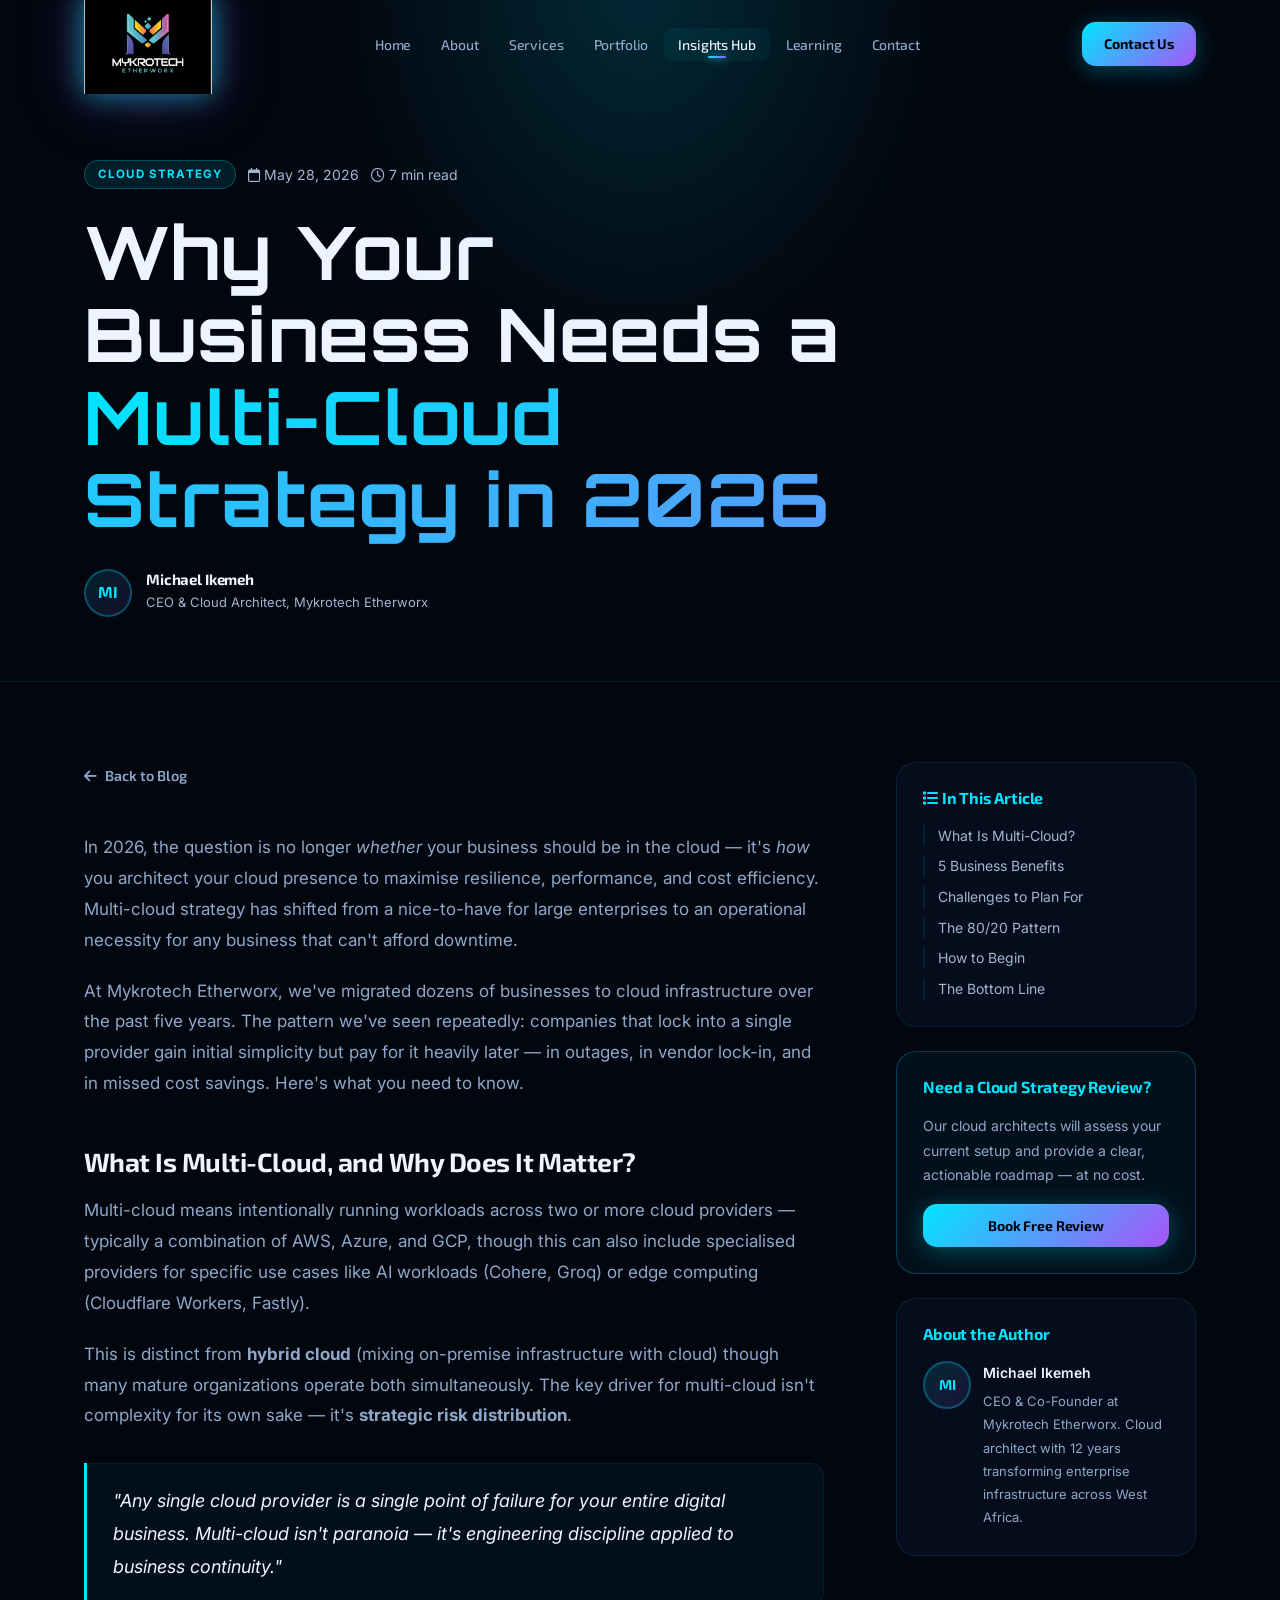
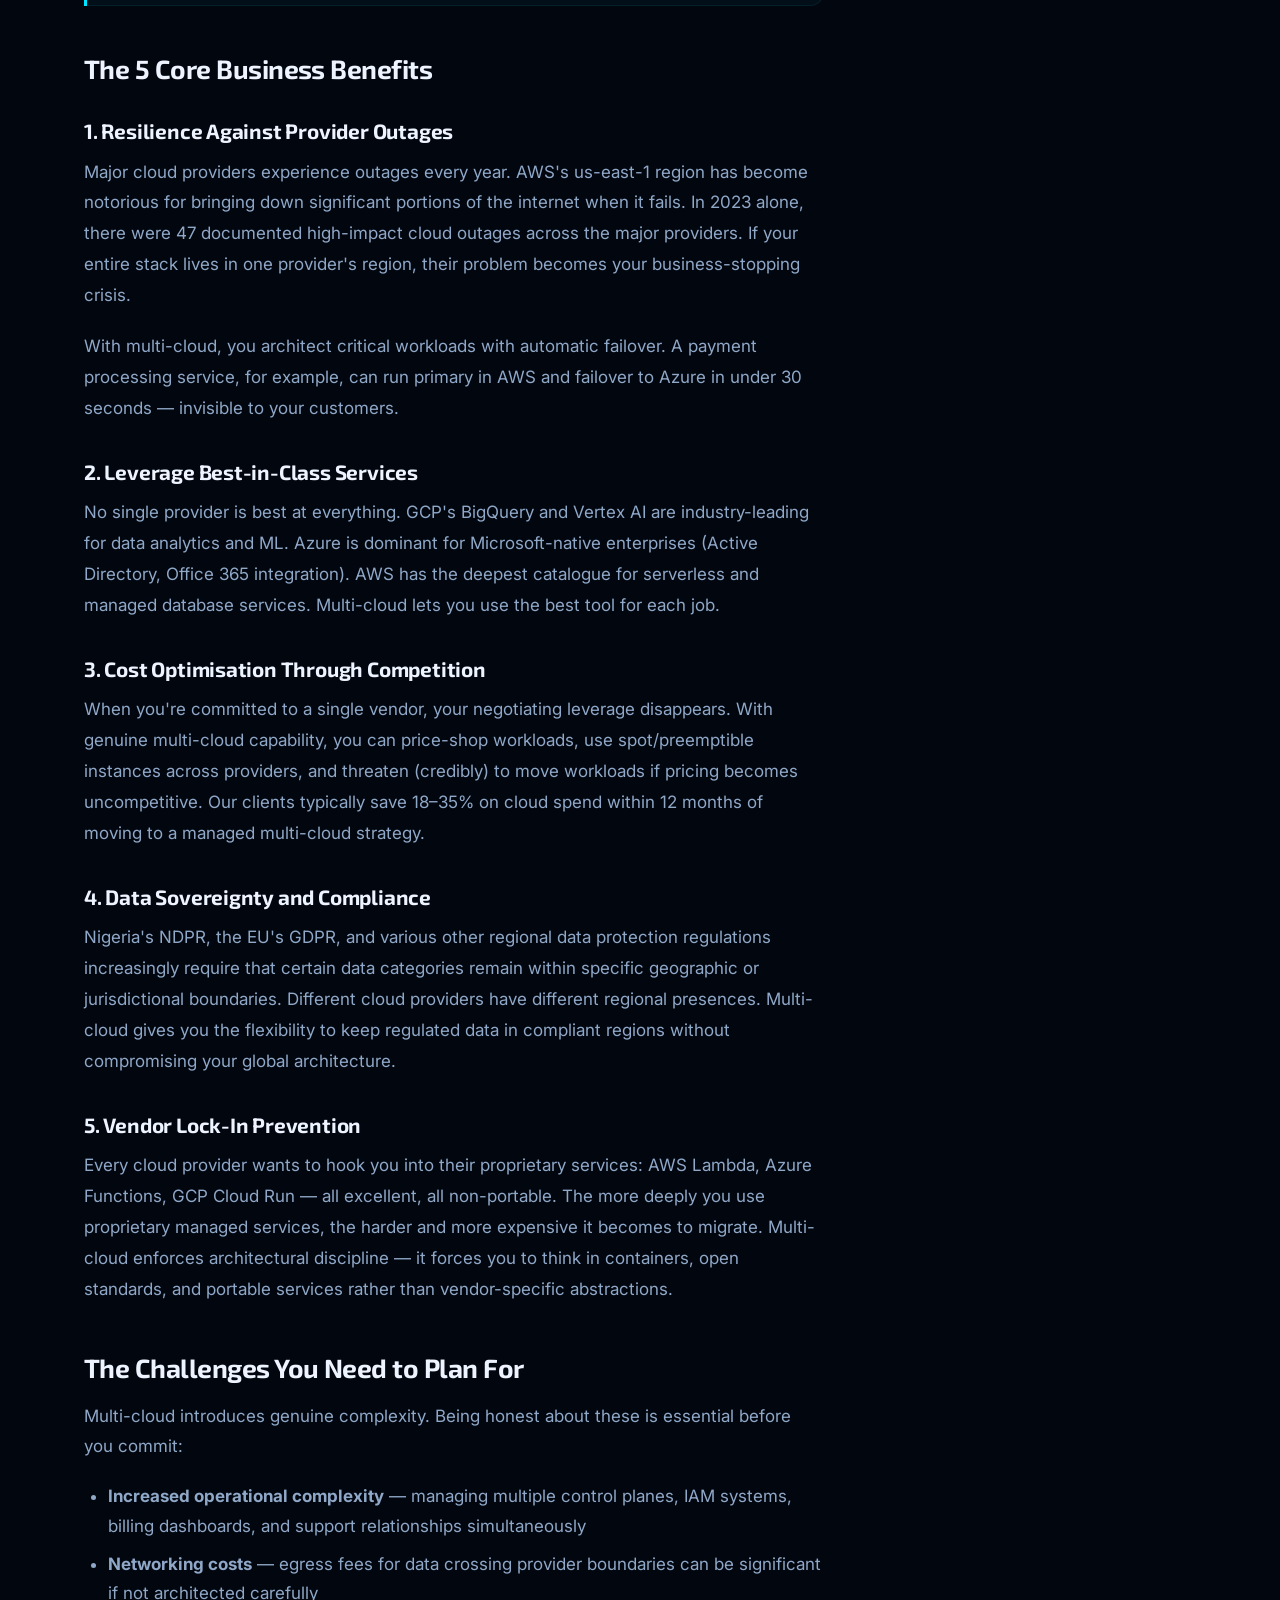
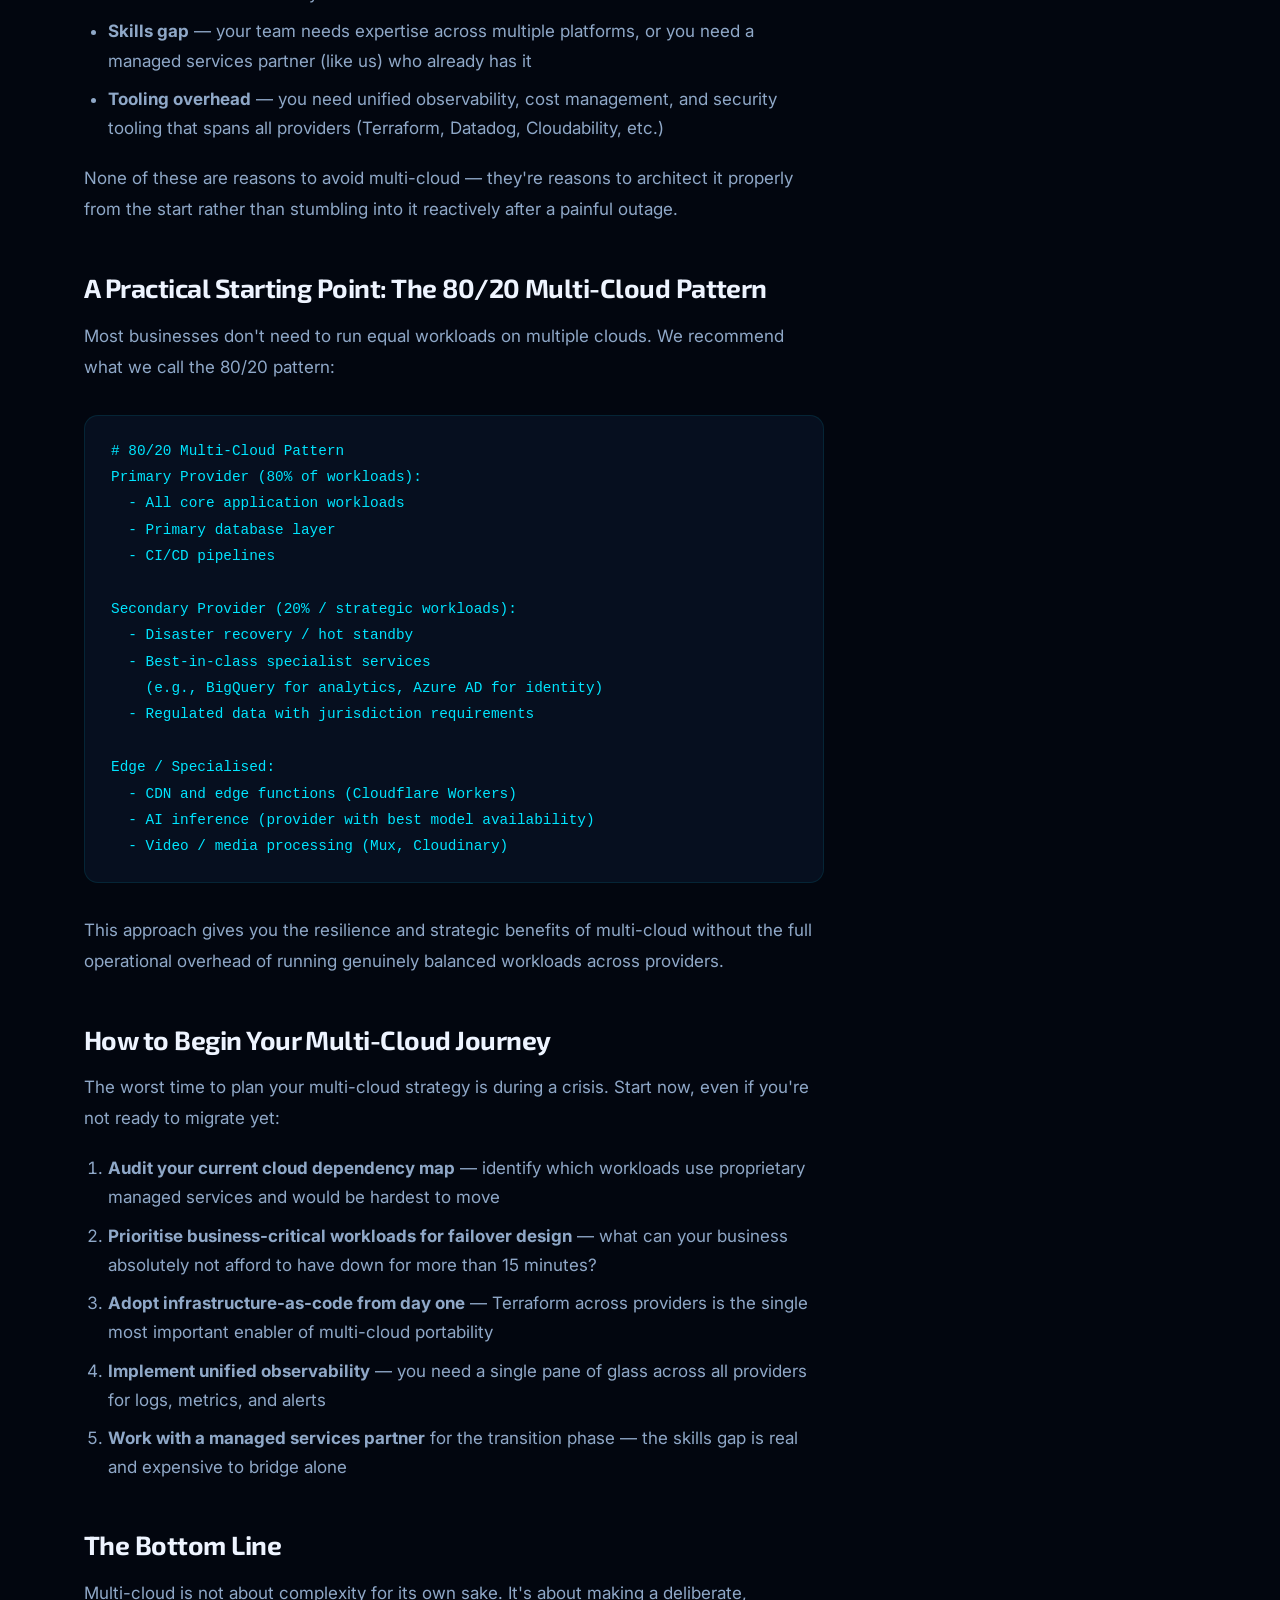
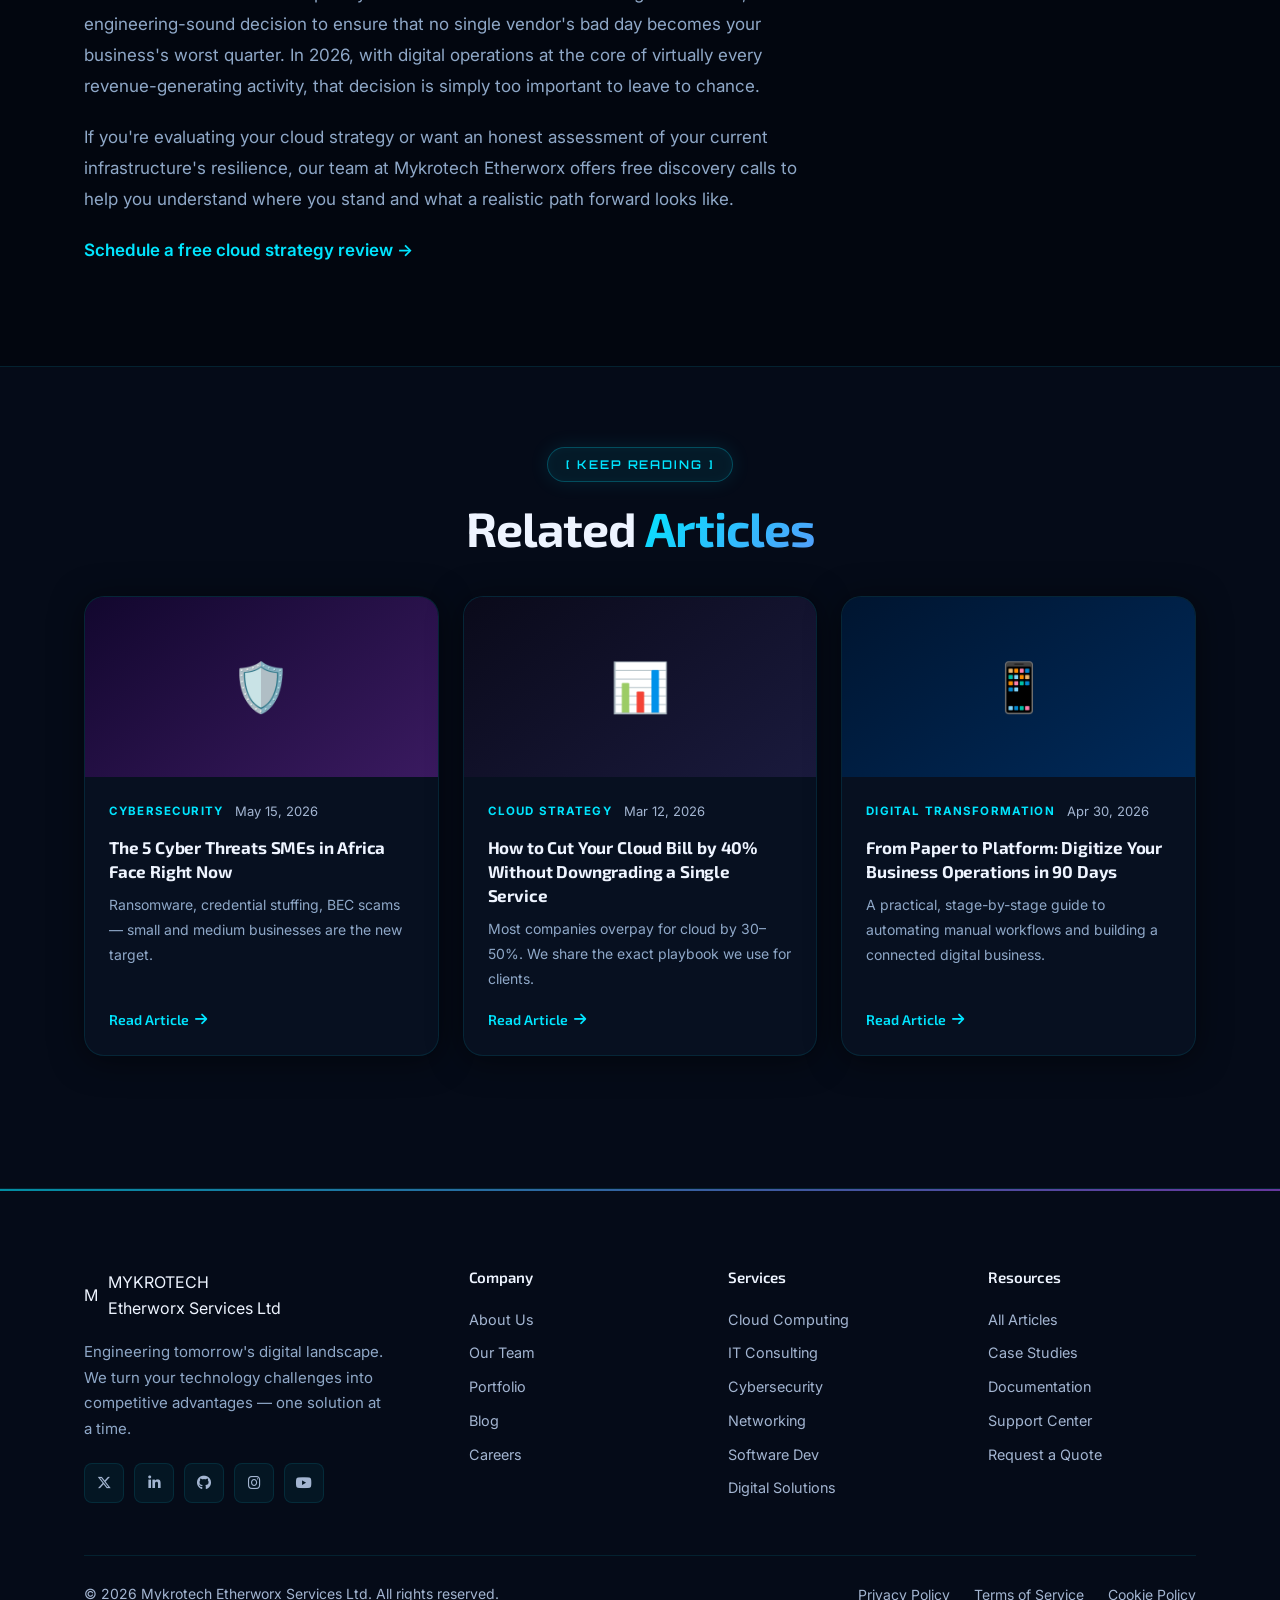
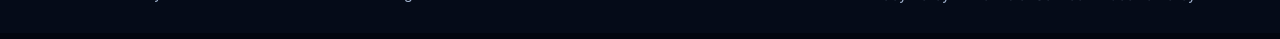
<file: blog-post.html>
<!DOCTYPE html>
<html lang="en">
<head>
  <meta charset="UTF-8" />
  <meta name="viewport" content="width=device-width, initial-scale=1.0" />
  <meta name="description" content="Why Your Business Needs a Multi-Cloud Strategy in 2026 — Expert insights from Mykrotech Etherworx Services Ltd." />
  <meta name="theme-color" content="#050a14" />
  <title>Why Your Business Needs a Multi-Cloud Strategy in 2026 — Mykrotech Etherworx</title>

  <link rel="preconnect" href="https://fonts.googleapis.com" />
  <link rel="preconnect" href="https://fonts.gstatic.com" crossorigin />
  <link href="https://fonts.googleapis.com/css2?family=Orbitron:wght@400;500;600;700;800;900&family=Exo+2:wght@300;400;500;600;700;800&family=Inter:wght@400;500;600&display=swap" rel="stylesheet" />
  <link rel="stylesheet" href="https://cdnjs.cloudflare.com/ajax/libs/font-awesome/6.5.0/css/all.min.css" integrity="sha512-Avb2QiuTy/Sz92KEkalmLQxN7MgZCsR2JBbGkOXtU3wKBpQ+DzBwAFuTABLGLZzNQcgJEXe4R0TIYB7l3b7g==" crossorigin="anonymous" referrerpolicy="no-referrer" />
  <link rel="stylesheet" href="css/styles.css" />
</head>
<body>

  <!-- Back to top -->
  <button id="back-to-top" aria-label="Back to top">
    <i class="fa-solid fa-chevron-up" aria-hidden="true"></i>
  </button>

  <!-- ============================================================
       NAVIGATION
       ============================================================ -->
  <header id="navbar" role="banner">
    <div class="container">
      <nav class="nav-inner" aria-label="Main navigation">
        <a href="index.html" class="nav-logo" aria-label="Mykrotech Etherworx — go to homepage">
          <img src="mylogo.png" alt="Mykrotech Etherworx Services Ltd" class="nav-logo-img" />
        </a>
        <ul class="nav-links" role="list">
          <li><a href="index.html">Home</a></li>
          <li><a href="index.html#who-we-are">About</a></li>
          <li><a href="index.html#services">Services</a></li>
          <li><a href="index.html#portfolio">Portfolio</a></li>
          <li><a href="blog.html" class="active">Insights Hub</a></li>
          <li><a href="learning.html">Learning</a></li>
          <li><a href="index.html#contact">Contact</a></li>
        </ul>
        <a href="index.html#contact" class="btn btn-primary nav-cta btn-sm">Contact Us</a>
        <button class="hamburger" aria-label="Open navigation menu" aria-expanded="false" aria-controls="mobile-menu-post">
          <span></span><span></span><span></span>
        </button>
      </nav>
    </div>
    <nav class="mobile-menu" id="mobile-menu-post" aria-label="Mobile navigation">
      <a href="index.html">Home</a>
      <a href="index.html#who-we-are">About</a>
      <a href="index.html#services">Services</a>
      <a href="index.html#portfolio">Portfolio</a>
      <a href="blog.html">Insights Hub</a>
      <a href="learning.html">Learning</a>
      <a href="index.html#contact">Contact</a>
      <a href="index.html#contact" class="btn btn-primary btn-sm">Contact Us</a>
    </nav>
  </header>

  <main id="main-content">

    <!-- ============================================================
         POST HERO
         ============================================================ -->
    <section class="post-hero" aria-labelledby="post-heading">
      <div class="container">

        <!-- Meta line -->
        <div class="post-meta-top" role="group" aria-label="Article metadata">
          <span class="post-category">Cloud Strategy</span>
          <span class="post-date">
            <i class="fa-regular fa-calendar" aria-hidden="true"></i>
            May 28, 2026
          </span>
          <span class="post-read-time">
            <i class="fa-regular fa-clock" aria-hidden="true"></i>
            7 min read
          </span>
        </div>

        <h1 id="post-heading">Why Your Business Needs a<br />
          <span class="text-gradient">Multi-Cloud Strategy in 2026</span>
        </h1>

        <!-- Author -->
        <div class="post-author" aria-label="Article author">
          <div class="author-avatar" aria-hidden="true">MI</div>
          <div class="author-info">
            <h4>Michael Ikemeh</h4>
            <span>CEO &amp; Cloud Architect, Mykrotech Etherworx</span>
          </div>
        </div>

      </div>
    </section>

    <!-- ============================================================
         POST CONTENT
         ============================================================ -->
    <div class="post-content-wrapper">
      <div class="container">
        <div class="post-layout">

          <!-- Main article body -->
          <div class="post-body">

            <a href="blog.html" class="back-link" aria-label="Go back to all articles">
              <i class="fa-solid fa-arrow-left" aria-hidden="true"></i>
              Back to Blog
            </a>

            <article class="post-article" aria-labelledby="post-heading">

              <p>
                In 2026, the question is no longer <em>whether</em> your business should be in the cloud — it's <em>how</em> you architect your cloud presence to maximise resilience, performance, and cost efficiency. Multi-cloud strategy has shifted from a nice-to-have for large enterprises to an operational necessity for any business that can't afford downtime.
              </p>

              <p>
                At Mykrotech Etherworx, we've migrated dozens of businesses to cloud infrastructure over the past five years. The pattern we've seen repeatedly: companies that lock into a single provider gain initial simplicity but pay for it heavily later — in outages, in vendor lock-in, and in missed cost savings. Here's what you need to know.
              </p>

              <h2>What Is Multi-Cloud, and Why Does It Matter?</h2>

              <p>
                Multi-cloud means intentionally running workloads across two or more cloud providers — typically a combination of AWS, Azure, and GCP, though this can also include specialised providers for specific use cases like AI workloads (Cohere, Groq) or edge computing (Cloudflare Workers, Fastly).
              </p>

              <p>
                This is distinct from <strong>hybrid cloud</strong> (mixing on-premise infrastructure with cloud) though many mature organizations operate both simultaneously. The key driver for multi-cloud isn't complexity for its own sake — it's <strong>strategic risk distribution</strong>.
              </p>

              <blockquote>
                <p>"Any single cloud provider is a single point of failure for your entire digital business. Multi-cloud isn't paranoia — it's engineering discipline applied to business continuity."</p>
              </blockquote>

              <h2>The 5 Core Business Benefits</h2>

              <h3>1. Resilience Against Provider Outages</h3>
              <p>
                Major cloud providers experience outages every year. AWS's us-east-1 region has become notorious for bringing down significant portions of the internet when it fails. In 2023 alone, there were 47 documented high-impact cloud outages across the major providers. If your entire stack lives in one provider's region, their problem becomes your business-stopping crisis.
              </p>
              <p>
                With multi-cloud, you architect critical workloads with automatic failover. A payment processing service, for example, can run primary in AWS and failover to Azure in under 30 seconds — invisible to your customers.
              </p>

              <h3>2. Leverage Best-in-Class Services</h3>
              <p>
                No single provider is best at everything. GCP's BigQuery and Vertex AI are industry-leading for data analytics and ML. Azure is dominant for Microsoft-native enterprises (Active Directory, Office 365 integration). AWS has the deepest catalogue for serverless and managed database services. Multi-cloud lets you use the best tool for each job.
              </p>

              <h3>3. Cost Optimisation Through Competition</h3>
              <p>
                When you're committed to a single vendor, your negotiating leverage disappears. With genuine multi-cloud capability, you can price-shop workloads, use spot/preemptible instances across providers, and threaten (credibly) to move workloads if pricing becomes uncompetitive. Our clients typically save 18–35% on cloud spend within 12 months of moving to a managed multi-cloud strategy.
              </p>

              <h3>4. Data Sovereignty and Compliance</h3>
              <p>
                Nigeria's NDPR, the EU's GDPR, and various other regional data protection regulations increasingly require that certain data categories remain within specific geographic or jurisdictional boundaries. Different cloud providers have different regional presences. Multi-cloud gives you the flexibility to keep regulated data in compliant regions without compromising your global architecture.
              </p>

              <h3>5. Vendor Lock-In Prevention</h3>
              <p>
                Every cloud provider wants to hook you into their proprietary services: AWS Lambda, Azure Functions, GCP Cloud Run — all excellent, all non-portable. The more deeply you use proprietary managed services, the harder and more expensive it becomes to migrate. Multi-cloud enforces architectural discipline — it forces you to think in containers, open standards, and portable services rather than vendor-specific abstractions.
              </p>

              <h2>The Challenges You Need to Plan For</h2>

              <p>Multi-cloud introduces genuine complexity. Being honest about these is essential before you commit:</p>

              <ul>
                <li><strong>Increased operational complexity</strong> — managing multiple control planes, IAM systems, billing dashboards, and support relationships simultaneously</li>
                <li><strong>Networking costs</strong> — egress fees for data crossing provider boundaries can be significant if not architected carefully</li>
                <li><strong>Skills gap</strong> — your team needs expertise across multiple platforms, or you need a managed services partner (like us) who already has it</li>
                <li><strong>Tooling overhead</strong> — you need unified observability, cost management, and security tooling that spans all providers (Terraform, Datadog, Cloudability, etc.)</li>
              </ul>

              <p>
                None of these are reasons to avoid multi-cloud — they're reasons to architect it properly from the start rather than stumbling into it reactively after a painful outage.
              </p>

              <h2>A Practical Starting Point: The 80/20 Multi-Cloud Pattern</h2>

              <p>
                Most businesses don't need to run equal workloads on multiple clouds. We recommend what we call the 80/20 pattern:
              </p>

              <pre><code># 80/20 Multi-Cloud Pattern
Primary Provider (80% of workloads):
  - All core application workloads
  - Primary database layer
  - CI/CD pipelines

Secondary Provider (20% / strategic workloads):
  - Disaster recovery / hot standby
  - Best-in-class specialist services
    (e.g., BigQuery for analytics, Azure AD for identity)
  - Regulated data with jurisdiction requirements

Edge / Specialised:
  - CDN and edge functions (Cloudflare Workers)
  - AI inference (provider with best model availability)
  - Video / media processing (Mux, Cloudinary)</code></pre>

              <p>
                This approach gives you the resilience and strategic benefits of multi-cloud without the full operational overhead of running genuinely balanced workloads across providers.
              </p>

              <h2>How to Begin Your Multi-Cloud Journey</h2>

              <p>
                The worst time to plan your multi-cloud strategy is during a crisis. Start now, even if you're not ready to migrate yet:
              </p>

              <ol>
                <li><strong>Audit your current cloud dependency map</strong> — identify which workloads use proprietary managed services and would be hardest to move</li>
                <li><strong>Prioritise business-critical workloads for failover design</strong> — what can your business absolutely not afford to have down for more than 15 minutes?</li>
                <li><strong>Adopt infrastructure-as-code from day one</strong> — Terraform across providers is the single most important enabler of multi-cloud portability</li>
                <li><strong>Implement unified observability</strong> — you need a single pane of glass across all providers for logs, metrics, and alerts</li>
                <li><strong>Work with a managed services partner</strong> for the transition phase — the skills gap is real and expensive to bridge alone</li>
              </ol>

              <h2>The Bottom Line</h2>

              <p>
                Multi-cloud is not about complexity for its own sake. It's about making a deliberate, engineering-sound decision to ensure that no single vendor's bad day becomes your business's worst quarter. In 2026, with digital operations at the core of virtually every revenue-generating activity, that decision is simply too important to leave to chance.
              </p>

              <p>
                If you're evaluating your cloud strategy or want an honest assessment of your current infrastructure's resilience, our team at Mykrotech Etherworx offers free discovery calls to help you understand where you stand and what a realistic path forward looks like.
              </p>

              <p>
                <a href="index.html#contact" style="color: var(--color-accent-cyan); font-weight: 600;">Schedule a free cloud strategy review →</a>
              </p>

            </article>

          </div>

          <!-- Sidebar -->
          <aside class="post-sidebar" aria-label="Article sidebar">

            <!-- Table of Contents -->
            <div class="sidebar-card">
              <h4><i class="fa-solid fa-list" aria-hidden="true"></i> In This Article</h4>
              <nav class="toc-list" aria-label="Table of contents">
                <a href="#post-heading">What Is Multi-Cloud?</a>
                <a href="#post-heading">5 Business Benefits</a>
                <a href="#post-heading">Challenges to Plan For</a>
                <a href="#post-heading">The 80/20 Pattern</a>
                <a href="#post-heading">How to Begin</a>
                <a href="#post-heading">The Bottom Line</a>
              </nav>
            </div>

            <!-- CTA card -->
            <div class="sidebar-card" style="background: rgba(0,212,255,0.05); border-color: rgba(0,212,255,0.25);">
              <h4 style="color: var(--color-accent-cyan);">Need a Cloud Strategy Review?</h4>
              <p style="font-size: 0.875rem; margin-bottom: 16px;">Our cloud architects will assess your current setup and provide a clear, actionable roadmap — at no cost.</p>
              <a href="index.html#contact" class="btn btn-primary btn-sm" style="width: 100%; justify-content: center; display: flex;">
                Book Free Review
              </a>
            </div>

            <!-- Author card -->
            <div class="sidebar-card">
              <h4>About the Author</h4>
              <div style="display: flex; gap: 12px; align-items: flex-start;">
                <div class="author-avatar" style="width: 48px; height: 48px; font-size: 0.9rem; flex-shrink: 0;" aria-hidden="true">MI</div>
                <div>
                  <p style="font-size: 0.875rem; font-weight: 600; color: var(--color-text-primary); margin-bottom: 4px;">Michael Ikemeh</p>
                  <p style="font-size: 0.8125rem; margin: 0;">CEO &amp; Co-Founder at Mykrotech Etherworx. Cloud architect with 12 years transforming enterprise infrastructure across West Africa.</p>
                </div>
              </div>
            </div>

          </aside>

        </div>
      </div>
    </div>

    <!-- ============================================================
         RELATED ARTICLES
         ============================================================ -->
    <section class="related-section" aria-labelledby="related-heading">
      <div class="container">

        <div class="section-header" style="margin-bottom: 40px;">
          <div class="section-badge">[ Keep Reading ]</div>
          <h2 id="related-heading">Related <span class="text-gradient">Articles</span></h2>
        </div>

        <div class="blog-grid" role="list">

          <article class="blog-card glass-card" role="listitem" data-reveal data-delay="1">
            <div class="blog-thumb">
              <div class="blog-thumb-inner blog-thumb-2" aria-hidden="true">🛡️</div>
            </div>
            <div class="blog-body">
              <div class="blog-meta">
                <span class="blog-category">Cybersecurity</span>
                <span class="blog-date">May 15, 2026</span>
              </div>
              <h3>The 5 Cyber Threats SMEs in Africa Face Right Now</h3>
              <p>Ransomware, credential stuffing, BEC scams — small and medium businesses are the new target.</p>
              <a href="blog-post.html" class="blog-read-more">Read Article <i class="fa-solid fa-arrow-right" aria-hidden="true"></i></a>
            </div>
          </article>

          <article class="blog-card glass-card" role="listitem" data-reveal data-delay="2">
            <div class="blog-thumb">
              <div class="blog-thumb-inner blog-thumb-6" aria-hidden="true">📊</div>
            </div>
            <div class="blog-body">
              <div class="blog-meta">
                <span class="blog-category">Cloud Strategy</span>
                <span class="blog-date">Mar 12, 2026</span>
              </div>
              <h3>How to Cut Your Cloud Bill by 40% Without Downgrading a Single Service</h3>
              <p>Most companies overpay for cloud by 30–50%. We share the exact playbook we use for clients.</p>
              <a href="blog-post.html" class="blog-read-more">Read Article <i class="fa-solid fa-arrow-right" aria-hidden="true"></i></a>
            </div>
          </article>

          <article class="blog-card glass-card" role="listitem" data-reveal data-delay="3">
            <div class="blog-thumb">
              <div class="blog-thumb-inner blog-thumb-3" aria-hidden="true">📱</div>
            </div>
            <div class="blog-body">
              <div class="blog-meta">
                <span class="blog-category">Digital Transformation</span>
                <span class="blog-date">Apr 30, 2026</span>
              </div>
              <h3>From Paper to Platform: Digitize Your Business Operations in 90 Days</h3>
              <p>A practical, stage-by-stage guide to automating manual workflows and building a connected digital business.</p>
              <a href="blog-post.html" class="blog-read-more">Read Article <i class="fa-solid fa-arrow-right" aria-hidden="true"></i></a>
            </div>
          </article>

        </div>

      </div>
    </section>

  </main>

  <!-- ============================================================
       FOOTER
       ============================================================ -->
  <footer role="contentinfo">
    <div class="container">
      <div class="footer-top">
        <div class="footer-brand">
          <a href="index.html" class="nav-logo" aria-label="Mykrotech Etherworx — home">
            <div class="logo-icon" aria-hidden="true">M</div>
            <div>
              <div class="logo-text"><span class="mykro">MYKRO</span><span class="tech">TECH</span></div>
              <span class="logo-sub">Etherworx Services Ltd</span>
            </div>
          </a>
          <p class="footer-tagline">Engineering tomorrow's digital landscape. We turn your technology challenges into competitive advantages — one solution at a time.</p>
          <div class="footer-social" role="list" aria-label="Social media links">
            <a href="#" class="social-link" role="listitem" aria-label="Twitter / X"><i class="fa-brands fa-x-twitter" aria-hidden="true"></i></a>
            <a href="#" class="social-link" role="listitem" aria-label="LinkedIn"><i class="fa-brands fa-linkedin-in" aria-hidden="true"></i></a>
            <a href="#" class="social-link" role="listitem" aria-label="GitHub"><i class="fa-brands fa-github" aria-hidden="true"></i></a>
            <a href="#" class="social-link" role="listitem" aria-label="Instagram"><i class="fa-brands fa-instagram" aria-hidden="true"></i></a>
            <a href="#" class="social-link" role="listitem" aria-label="YouTube"><i class="fa-brands fa-youtube" aria-hidden="true"></i></a>
          </div>
        </div>
        <div class="footer-col">
          <h4>Company</h4>
          <nav class="footer-links" aria-label="Company links">
            <a href="index.html#about">About Us</a>
            <a href="index.html#about">Our Team</a>
            <a href="index.html#portfolio">Portfolio</a>
            <a href="blog.html">Blog</a>
            <a href="index.html#contact">Careers</a>
          </nav>
        </div>
        <div class="footer-col">
          <h4>Services</h4>
          <nav class="footer-links" aria-label="Services links">
            <a href="index.html#services">Cloud Computing</a>
            <a href="index.html#services">IT Consulting</a>
            <a href="index.html#services">Cybersecurity</a>
            <a href="index.html#services">Networking</a>
            <a href="index.html#services">Software Dev</a>
            <a href="index.html#services">Digital Solutions</a>
          </nav>
        </div>
        <div class="footer-col">
          <h4>Resources</h4>
          <nav class="footer-links" aria-label="Resources links">
            <a href="blog.html">All Articles</a>
            <a href="index.html#contact">Case Studies</a>
            <a href="index.html#contact">Documentation</a>
            <a href="index.html#contact">Support Center</a>
            <a href="index.html#contact">Request a Quote</a>
          </nav>
        </div>
      </div>
      <div class="footer-bottom">
        <p>© 2026 Mykrotech Etherworx Services Ltd. All rights reserved.</p>
        <nav class="footer-legal" aria-label="Legal links">
          <a href="#">Privacy Policy</a>
          <a href="#">Terms of Service</a>
          <a href="#">Cookie Policy</a>
        </nav>
      </div>
    </div>
  </footer>

  <script src="js/main.js"></script>
</body>
</html>
</file>
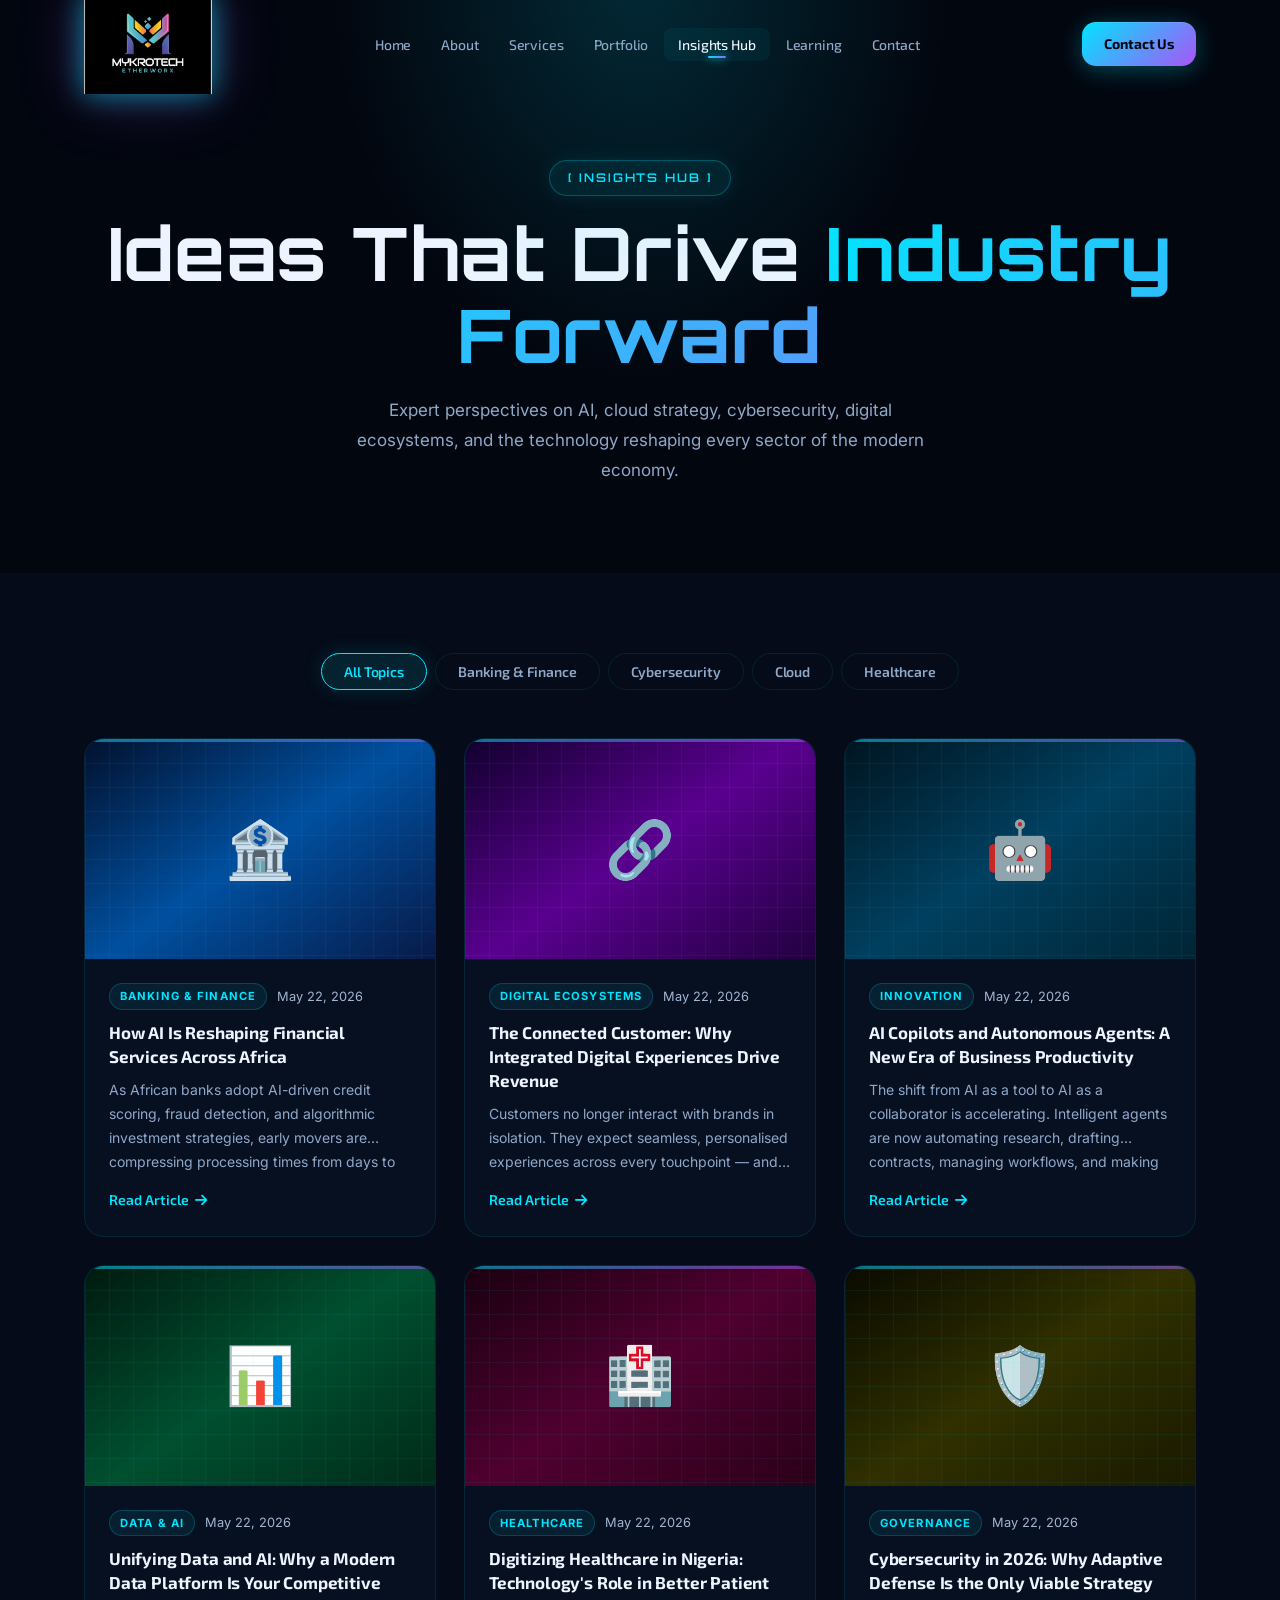
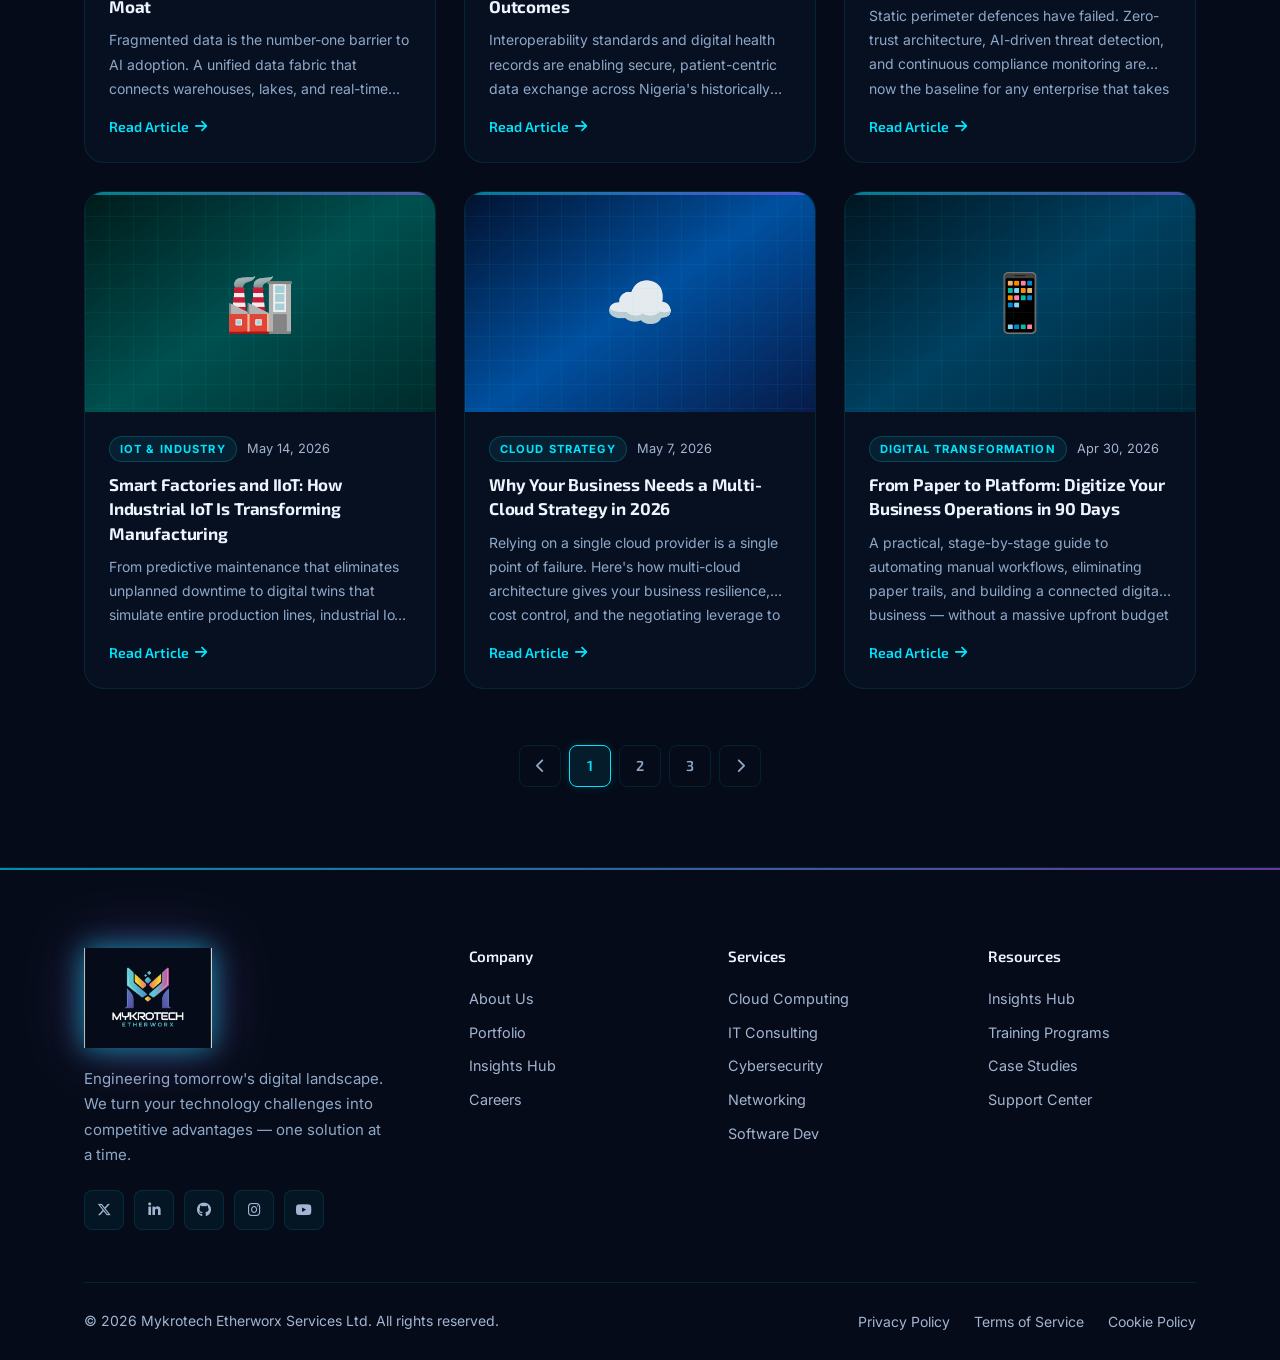
<file: blog.html>
<!DOCTYPE html>
<html lang="en">
<head>
  <meta charset="UTF-8" />
  <meta name="viewport" content="width=device-width, initial-scale=1.0" />
  <meta name="description" content="Insights Hub — Expert perspectives on AI, cloud strategy, cybersecurity, digital transformation, and technology from Mykrotech Etherworx Services Ltd." />
  <meta name="theme-color" content="#050a14" />
  <title>Insights Hub — Mykrotech Etherworx Services Ltd</title>
  <link rel="preconnect" href="https://fonts.googleapis.com" />
  <link rel="preconnect" href="https://fonts.gstatic.com" crossorigin />
  <link href="https://fonts.googleapis.com/css2?family=Orbitron:wght@400;500;600;700;800;900&family=Exo+2:wght@300;400;500;600;700;800&family=Inter:wght@400;500;600&display=swap" rel="stylesheet" />
  <link rel="stylesheet" href="https://cdnjs.cloudflare.com/ajax/libs/font-awesome/6.5.0/css/all.min.css" crossorigin="anonymous" referrerpolicy="no-referrer" />
  <link rel="stylesheet" href="css/styles.css" />
</head>
<body>

  <button id="back-to-top" aria-label="Back to top">
    <i class="fa-solid fa-chevron-up" aria-hidden="true"></i>
  </button>

  <!-- NAV -->
  <header id="navbar" role="banner">
    <div class="container">
      <nav class="nav-inner" aria-label="Main navigation">
        <a href="index.html" class="nav-logo" aria-label="Mykrotech Etherworx — homepage">
          <img src="mylogo.png" alt="Mykrotech Etherworx Services Ltd" class="nav-logo-img" />
        </a>
        <ul class="nav-links" role="list">
          <li><a href="index.html">Home</a></li>
          <li><a href="index.html#who-we-are">About</a></li>
          <li><a href="index.html#services">Services</a></li>
          <li><a href="index.html#portfolio">Portfolio</a></li>
          <li><a href="blog.html" class="active">Insights Hub</a></li>
          <li><a href="learning.html">Learning</a></li>
          <li><a href="index.html#contact">Contact</a></li>
        </ul>
        <a href="index.html#contact" class="btn btn-primary nav-cta btn-sm">Contact Us</a>
        <button class="hamburger" aria-label="Open menu" aria-expanded="false" aria-controls="mob-blog">
          <span></span><span></span><span></span>
        </button>
      </nav>
    </div>
    <nav class="mobile-menu" id="mob-blog" aria-label="Mobile navigation">
      <a href="index.html">Home</a>
      <a href="index.html#who-we-are">About</a>
      <a href="index.html#services">Services</a>
      <a href="index.html#portfolio">Portfolio</a>
      <a href="blog.html">Insights Hub</a>
      <a href="learning.html">Learning</a>
      <a href="index.html#contact">Contact</a>
      <a href="index.html#contact" class="btn btn-primary btn-sm">Contact Us</a>
    </nav>
  </header>

  <main id="main-content">

    <!-- HERO -->
    <section class="insights-hero" aria-labelledby="insights-page-heading">
      <div class="container">
        <div class="section-badge" style="margin:0 auto 16px;display:flex;width:fit-content;">[ Insights Hub ]</div>
        <h1 id="insights-page-heading">Ideas That Drive <span class="text-gradient">Industry Forward</span></h1>
        <p>Expert perspectives on AI, cloud strategy, cybersecurity, digital ecosystems, and the technology reshaping every sector of the modern economy.</p>
      </div>
    </section>

    <!-- FILTER + LISTING -->
    <section class="insights-listing">
      <div class="container">

        <div class="portfolio-filters" style="margin-bottom:48px;" role="tablist" aria-label="Filter by topic">
          <button class="filter-btn active" role="tab" aria-selected="true">All Topics</button>
          <button class="filter-btn" role="tab" aria-selected="false">Banking &amp; Finance</button>
          <button class="filter-btn" role="tab" aria-selected="false">Cybersecurity</button>
          <button class="filter-btn" role="tab" aria-selected="false">Cloud</button>
          <button class="filter-btn" role="tab" aria-selected="false">Healthcare</button>
        </div>

        <div class="insights-listing-grid" role="list">

          <!-- Article 1 -->
          <article class="insight-card" role="listitem" data-reveal data-delay="1">
            <div class="insight-thumb">
              <div class="insight-thumb-inner ithumb-1" aria-hidden="true">🏦</div>
            </div>
            <div class="insight-body">
              <div class="insight-meta">
                <span class="insight-category">Banking &amp; Finance</span>
                <span class="insight-date">May 22, 2026</span>
              </div>
              <h3>How AI Is Reshaping Financial Services Across Africa</h3>
              <p>As African banks adopt AI-driven credit scoring, fraud detection, and algorithmic investment strategies, early movers are compressing processing times from days to milliseconds — and leaving slower competitors far behind.</p>
              <a href="blog-post.html" class="insight-link">Read Article <i class="fa-solid fa-arrow-right" aria-hidden="true"></i></a>
            </div>
          </article>

          <!-- Article 2 -->
          <article class="insight-card" role="listitem" data-reveal data-delay="2">
            <div class="insight-thumb">
              <div class="insight-thumb-inner ithumb-2" aria-hidden="true">🔗</div>
            </div>
            <div class="insight-body">
              <div class="insight-meta">
                <span class="insight-category">Digital Ecosystems</span>
                <span class="insight-date">May 22, 2026</span>
              </div>
              <h3>The Connected Customer: Why Integrated Digital Experiences Drive Revenue</h3>
              <p>Customers no longer interact with brands in isolation. They expect seamless, personalised experiences across every touchpoint — and they leave when they don't get it. Here's how to build the infrastructure that keeps them.</p>
              <a href="blog-post.html" class="insight-link">Read Article <i class="fa-solid fa-arrow-right" aria-hidden="true"></i></a>
            </div>
          </article>

          <!-- Article 3 -->
          <article class="insight-card" role="listitem" data-reveal data-delay="3">
            <div class="insight-thumb">
              <div class="insight-thumb-inner ithumb-3" aria-hidden="true">🤖</div>
            </div>
            <div class="insight-body">
              <div class="insight-meta">
                <span class="insight-category">Innovation</span>
                <span class="insight-date">May 22, 2026</span>
              </div>
              <h3>AI Copilots and Autonomous Agents: A New Era of Business Productivity</h3>
              <p>The shift from AI as a tool to AI as a collaborator is accelerating. Intelligent agents are now automating research, drafting contracts, managing workflows, and making decisions — with or without human prompting.</p>
              <a href="blog-post.html" class="insight-link">Read Article <i class="fa-solid fa-arrow-right" aria-hidden="true"></i></a>
            </div>
          </article>

          <!-- Article 4 -->
          <article class="insight-card" role="listitem" data-reveal data-delay="1">
            <div class="insight-thumb">
              <div class="insight-thumb-inner ithumb-4" aria-hidden="true">📊</div>
            </div>
            <div class="insight-body">
              <div class="insight-meta">
                <span class="insight-category">Data &amp; AI</span>
                <span class="insight-date">May 22, 2026</span>
              </div>
              <h3>Unifying Data and AI: Why a Modern Data Platform Is Your Competitive Moat</h3>
              <p>Fragmented data is the number-one barrier to AI adoption. A unified data fabric that connects warehouses, lakes, and real-time streams changes what's possible — and what decisions you can confidently make.</p>
              <a href="blog-post.html" class="insight-link">Read Article <i class="fa-solid fa-arrow-right" aria-hidden="true"></i></a>
            </div>
          </article>

          <!-- Article 5 -->
          <article class="insight-card" role="listitem" data-reveal data-delay="2">
            <div class="insight-thumb">
              <div class="insight-thumb-inner ithumb-5" aria-hidden="true">🏥</div>
            </div>
            <div class="insight-body">
              <div class="insight-meta">
                <span class="insight-category">Healthcare</span>
                <span class="insight-date">May 22, 2026</span>
              </div>
              <h3>Digitizing Healthcare in Nigeria: Technology's Role in Better Patient Outcomes</h3>
              <p>Interoperability standards and digital health records are enabling secure, patient-centric data exchange across Nigeria's historically fragmented health system — improving outcomes and reducing critical errors.</p>
              <a href="blog-post.html" class="insight-link">Read Article <i class="fa-solid fa-arrow-right" aria-hidden="true"></i></a>
            </div>
          </article>

          <!-- Article 6 -->
          <article class="insight-card" role="listitem" data-reveal data-delay="3">
            <div class="insight-thumb">
              <div class="insight-thumb-inner ithumb-6" aria-hidden="true">🛡️</div>
            </div>
            <div class="insight-body">
              <div class="insight-meta">
                <span class="insight-category">Governance</span>
                <span class="insight-date">May 22, 2026</span>
              </div>
              <h3>Cybersecurity in 2026: Why Adaptive Defense Is the Only Viable Strategy</h3>
              <p>Static perimeter defences have failed. Zero-trust architecture, AI-driven threat detection, and continuous compliance monitoring are now the baseline for any enterprise that takes security seriously.</p>
              <a href="blog-post.html" class="insight-link">Read Article <i class="fa-solid fa-arrow-right" aria-hidden="true"></i></a>
            </div>
          </article>

          <!-- Article 7 -->
          <article class="insight-card" role="listitem" data-reveal data-delay="1">
            <div class="insight-thumb">
              <div class="insight-thumb-inner ithumb-7" aria-hidden="true">🏭</div>
            </div>
            <div class="insight-body">
              <div class="insight-meta">
                <span class="insight-category">IoT &amp; Industry</span>
                <span class="insight-date">May 14, 2026</span>
              </div>
              <h3>Smart Factories and IIoT: How Industrial IoT Is Transforming Manufacturing</h3>
              <p>From predictive maintenance that eliminates unplanned downtime to digital twins that simulate entire production lines, industrial IoT is unlocking efficiency gains previously thought impossible for African manufacturers.</p>
              <a href="blog-post.html" class="insight-link">Read Article <i class="fa-solid fa-arrow-right" aria-hidden="true"></i></a>
            </div>
          </article>

          <!-- Article 8 -->
          <article class="insight-card" role="listitem" data-reveal data-delay="2">
            <div class="insight-thumb">
              <div class="insight-thumb-inner ithumb-1" aria-hidden="true">☁️</div>
            </div>
            <div class="insight-body">
              <div class="insight-meta">
                <span class="insight-category">Cloud Strategy</span>
                <span class="insight-date">May 7, 2026</span>
              </div>
              <h3>Why Your Business Needs a Multi-Cloud Strategy in 2026</h3>
              <p>Relying on a single cloud provider is a single point of failure. Here's how multi-cloud architecture gives your business resilience, cost control, and the negotiating leverage to keep vendor pricing honest.</p>
              <a href="blog-post.html" class="insight-link">Read Article <i class="fa-solid fa-arrow-right" aria-hidden="true"></i></a>
            </div>
          </article>

          <!-- Article 9 -->
          <article class="insight-card" role="listitem" data-reveal data-delay="3">
            <div class="insight-thumb">
              <div class="insight-thumb-inner ithumb-3" aria-hidden="true">📱</div>
            </div>
            <div class="insight-body">
              <div class="insight-meta">
                <span class="insight-category">Digital Transformation</span>
                <span class="insight-date">Apr 30, 2026</span>
              </div>
              <h3>From Paper to Platform: Digitize Your Business Operations in 90 Days</h3>
              <p>A practical, stage-by-stage guide to automating manual workflows, eliminating paper trails, and building a connected digital business — without a massive upfront budget or disrupting daily operations.</p>
              <a href="blog-post.html" class="insight-link">Read Article <i class="fa-solid fa-arrow-right" aria-hidden="true"></i></a>
            </div>
          </article>

        </div>

        <!-- Pagination -->
        <nav aria-label="Insights pagination" style="margin-top:8px;">
          <div class="pagination">
            <button class="page-btn" aria-label="Previous page"><i class="fa-solid fa-chevron-left" aria-hidden="true"></i></button>
            <button class="page-btn active" aria-current="page" aria-label="Page 1">1</button>
            <button class="page-btn" aria-label="Page 2">2</button>
            <button class="page-btn" aria-label="Page 3">3</button>
            <button class="page-btn" aria-label="Next page"><i class="fa-solid fa-chevron-right" aria-hidden="true"></i></button>
          </div>
        </nav>

      </div>
    </section>

  </main>

  <!-- FOOTER -->
  <footer role="contentinfo">
    <div class="container">
      <div class="footer-top">
        <div class="footer-brand">
          <a href="index.html" class="nav-logo" aria-label="Mykrotech Etherworx — home">
            <img src="mylogo.png" alt="Mykrotech Etherworx Services Ltd" class="nav-logo-img" />
          </a>
          <p class="footer-tagline">Engineering tomorrow's digital landscape. We turn your technology challenges into competitive advantages — one solution at a time.</p>
          <div class="footer-social" role="list" aria-label="Social media">
            <a href="#" class="social-link" role="listitem" aria-label="Twitter / X"><i class="fa-brands fa-x-twitter" aria-hidden="true"></i></a>
            <a href="#" class="social-link" role="listitem" aria-label="LinkedIn"><i class="fa-brands fa-linkedin-in" aria-hidden="true"></i></a>
            <a href="#" class="social-link" role="listitem" aria-label="GitHub"><i class="fa-brands fa-github" aria-hidden="true"></i></a>
            <a href="#" class="social-link" role="listitem" aria-label="Instagram"><i class="fa-brands fa-instagram" aria-hidden="true"></i></a>
            <a href="#" class="social-link" role="listitem" aria-label="YouTube"><i class="fa-brands fa-youtube" aria-hidden="true"></i></a>
          </div>
        </div>
        <div class="footer-col">
          <h4>Company</h4>
          <nav class="footer-links"><a href="index.html#who-we-are">About Us</a><a href="index.html#portfolio">Portfolio</a><a href="blog.html">Insights Hub</a><a href="index.html#contact">Careers</a></nav>
        </div>
        <div class="footer-col">
          <h4>Services</h4>
          <nav class="footer-links"><a href="index.html#services">Cloud Computing</a><a href="index.html#services">IT Consulting</a><a href="index.html#services">Cybersecurity</a><a href="index.html#services">Networking</a><a href="index.html#services">Software Dev</a></nav>
        </div>
        <div class="footer-col">
          <h4>Resources</h4>
          <nav class="footer-links"><a href="blog.html">Insights Hub</a><a href="learning.html">Training Programs</a><a href="index.html#contact">Case Studies</a><a href="index.html#contact">Support Center</a></nav>
        </div>
      </div>
      <div class="footer-bottom">
        <p>© 2026 Mykrotech Etherworx Services Ltd. All rights reserved.</p>
        <nav class="footer-legal" aria-label="Legal"><a href="#">Privacy Policy</a><a href="#">Terms of Service</a><a href="#">Cookie Policy</a></nav>
      </div>
    </div>
  </footer>

  <script src="js/main.js"></script>
</body>
</html>
</file>
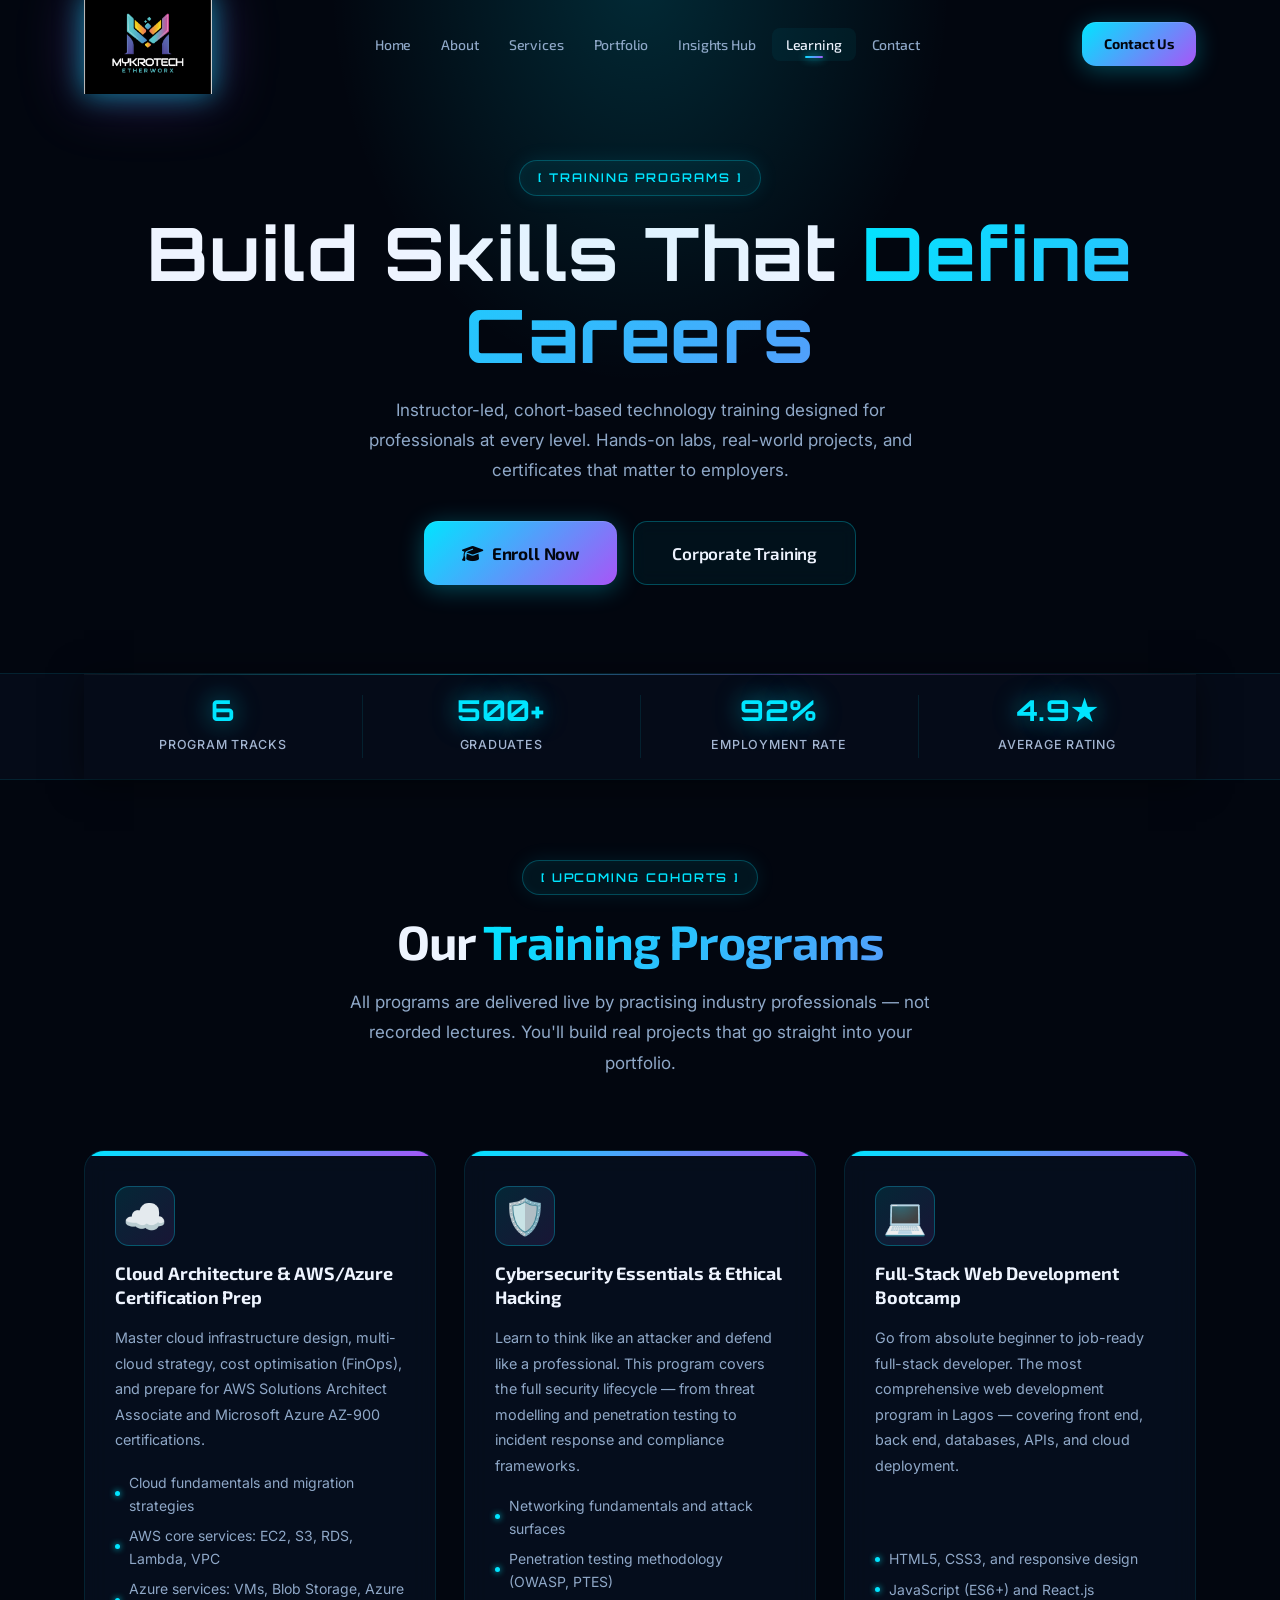
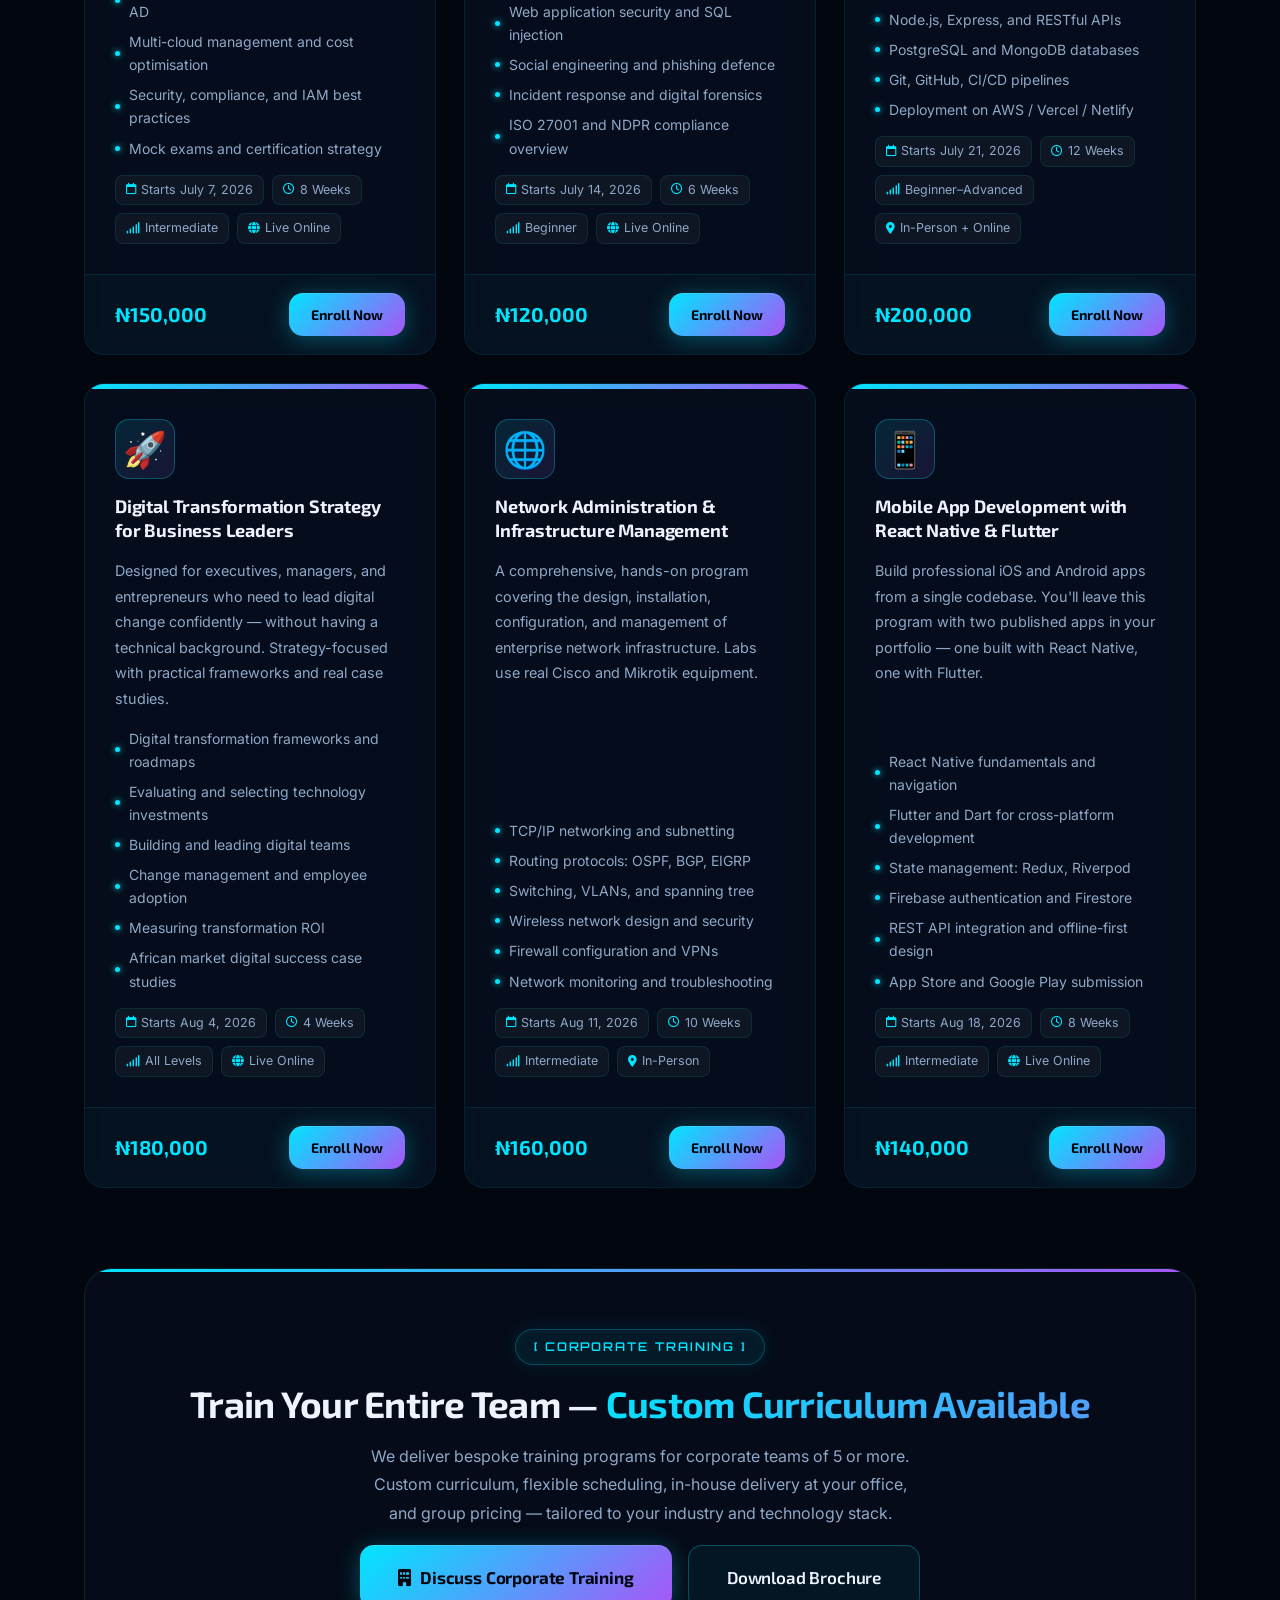
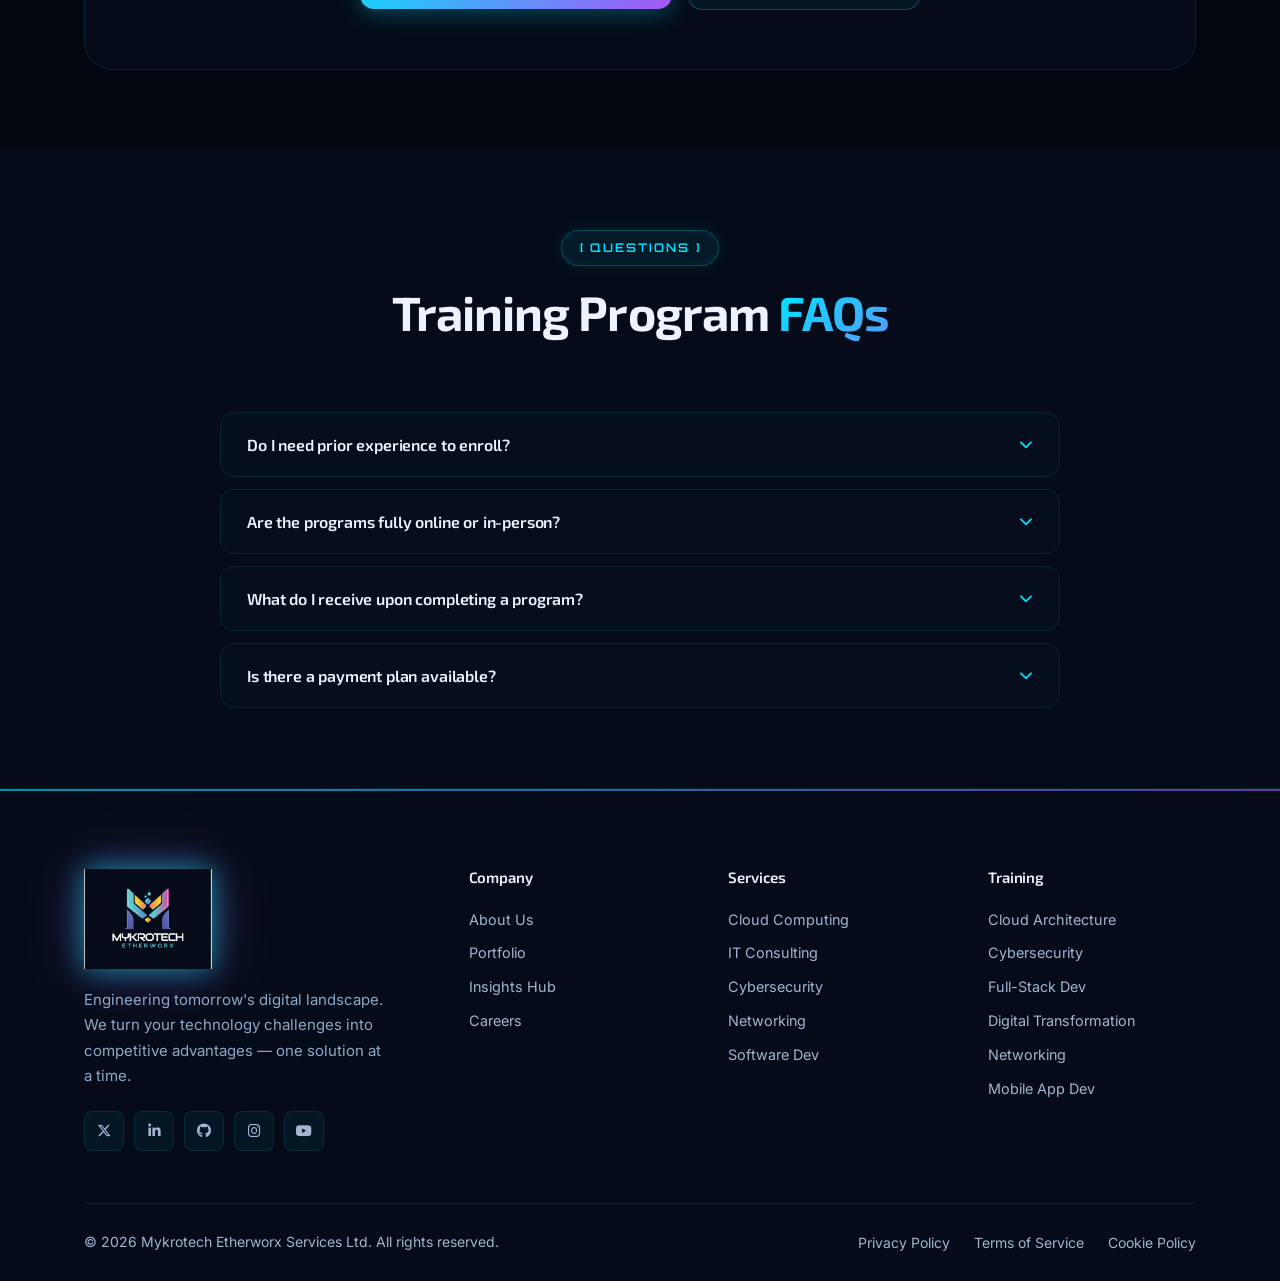
<file: learning.html>
<!DOCTYPE html>
<html lang="en">
<head>
  <meta charset="UTF-8" />
  <meta name="viewport" content="width=device-width, initial-scale=1.0" />
  <meta name="description" content="Training Programs at Mykrotech Etherworx — Instructor-led, hands-on technology courses in Cloud, Cybersecurity, Software Development, Networking, and Digital Transformation." />
  <meta name="theme-color" content="#050a14" />
  <title>Training Programs — Mykrotech Etherworx Services Ltd</title>
  <link rel="preconnect" href="https://fonts.googleapis.com" />
  <link rel="preconnect" href="https://fonts.gstatic.com" crossorigin />
  <link href="https://fonts.googleapis.com/css2?family=Orbitron:wght@400;500;600;700;800;900&family=Exo+2:wght@300;400;500;600;700;800&family=Inter:wght@400;500;600&display=swap" rel="stylesheet" />
  <link rel="stylesheet" href="https://cdnjs.cloudflare.com/ajax/libs/font-awesome/6.5.0/css/all.min.css" crossorigin="anonymous" referrerpolicy="no-referrer" />
  <link rel="stylesheet" href="css/styles.css" />
</head>
<body>

  <button id="back-to-top" aria-label="Back to top">
    <i class="fa-solid fa-chevron-up" aria-hidden="true"></i>
  </button>

  <!-- NAV -->
  <header id="navbar" role="banner">
    <div class="container">
      <nav class="nav-inner" aria-label="Main navigation">
        <a href="index.html" class="nav-logo" aria-label="Mykrotech Etherworx — homepage">
          <img src="mylogo.png" alt="Mykrotech Etherworx Services Ltd" class="nav-logo-img" />
        </a>
        <ul class="nav-links" role="list">
          <li><a href="index.html">Home</a></li>
          <li><a href="index.html#who-we-are">About</a></li>
          <li><a href="index.html#services">Services</a></li>
          <li><a href="index.html#portfolio">Portfolio</a></li>
          <li><a href="blog.html">Insights Hub</a></li>
          <li><a href="learning.html" class="active">Learning</a></li>
          <li><a href="index.html#contact">Contact</a></li>
        </ul>
        <a href="index.html#contact" class="btn btn-primary nav-cta btn-sm">Contact Us</a>
        <button class="hamburger" aria-label="Open menu" aria-expanded="false" aria-controls="mob-learn">
          <span></span><span></span><span></span>
        </button>
      </nav>
    </div>
    <nav class="mobile-menu" id="mob-learn" aria-label="Mobile navigation">
      <a href="index.html">Home</a>
      <a href="index.html#who-we-are">About</a>
      <a href="index.html#services">Services</a>
      <a href="index.html#portfolio">Portfolio</a>
      <a href="blog.html">Insights Hub</a>
      <a href="learning.html">Learning</a>
      <a href="index.html#contact">Contact</a>
      <a href="index.html#contact" class="btn btn-primary btn-sm">Contact Us</a>
    </nav>
  </header>

  <main id="main-content">

    <!-- HERO -->
    <section class="learning-hero" aria-labelledby="learn-heading">
      <div class="container">
        <div class="section-badge" style="margin:0 auto 16px;display:flex;width:fit-content;">[ Training Programs ]</div>
        <h1 id="learn-heading">Build Skills That <span class="text-gradient">Define Careers</span></h1>
        <p>Instructor-led, cohort-based technology training designed for professionals at every level. Hands-on labs, real-world projects, and certificates that matter to employers.</p>
        <div style="display:flex;gap:16px;justify-content:center;flex-wrap:wrap;">
          <a href="index.html#contact" class="btn btn-primary btn-lg">
            <i class="fa-solid fa-graduation-cap" aria-hidden="true"></i>
            Enroll Now
          </a>
          <a href="index.html#contact" class="btn btn-ghost btn-lg">Corporate Training</a>
        </div>
      </div>
    </section>

    <!-- STATS STRIP -->
    <section style="padding:0;background:var(--color-bg-secondary);border-top:1px solid var(--color-border);border-bottom:1px solid var(--color-border);">
      <div class="container">
        <div class="hero-stats" style="border:none;border-radius:0;background:transparent;backdrop-filter:none;" role="region" aria-label="Training stats">
          <div class="stat-item">
            <span class="stat-number" style="color:var(--color-accent-cyan);">6</span>
            <span class="stat-label">Program Tracks</span>
          </div>
          <div class="stat-item">
            <span class="stat-number" style="color:var(--color-accent-cyan);">500+</span>
            <span class="stat-label">Graduates</span>
          </div>
          <div class="stat-item">
            <span class="stat-number" style="color:var(--color-accent-cyan);">92%</span>
            <span class="stat-label">Employment Rate</span>
          </div>
          <div class="stat-item">
            <span class="stat-number" style="color:var(--color-accent-cyan);">4.9★</span>
            <span class="stat-label">Average Rating</span>
          </div>
        </div>
      </div>
    </section>

    <!-- PROGRAMS GRID -->
    <section class="learning-section" aria-labelledby="programs-heading">
      <div class="container">

        <div class="section-header">
          <div class="section-badge">[ Upcoming Cohorts ]</div>
          <h2 id="programs-heading">Our <span class="text-gradient">Training Programs</span></h2>
          <p>All programs are delivered live by practising industry professionals — not recorded lectures. You'll build real projects that go straight into your portfolio.</p>
        </div>

        <div class="learning-grid" role="list">

          <!-- Program 1: Cloud -->
          <article class="learning-card" role="listitem" data-reveal data-delay="1">
            <div class="learning-card-banner"></div>
            <div class="lcard-body">
              <div class="lcard-icon" aria-hidden="true">☁️</div>
              <h3>Cloud Architecture &amp; AWS/Azure Certification Prep</h3>
              <p>Master cloud infrastructure design, multi-cloud strategy, cost optimisation (FinOps), and prepare for AWS Solutions Architect Associate and Microsoft Azure AZ-900 certifications.</p>
              <ul class="lcard-topics" aria-label="Topics covered">
                <li>Cloud fundamentals and migration strategies</li>
                <li>AWS core services: EC2, S3, RDS, Lambda, VPC</li>
                <li>Azure services: VMs, Blob Storage, Azure AD</li>
                <li>Multi-cloud management and cost optimisation</li>
                <li>Security, compliance, and IAM best practices</li>
                <li>Mock exams and certification strategy</li>
              </ul>
              <div class="lcard-badges">
                <span class="lcard-badge"><i class="fa-regular fa-calendar"></i> Starts July 7, 2026</span>
                <span class="lcard-badge"><i class="fa-regular fa-clock"></i> 8 Weeks</span>
                <span class="lcard-badge"><i class="fa-solid fa-signal"></i> Intermediate</span>
                <span class="lcard-badge"><i class="fa-solid fa-globe"></i> Live Online</span>
              </div>
            </div>
            <div class="lcard-footer">
              <span class="lcard-price">₦150,000</span>
              <a href="index.html#contact" class="btn btn-primary btn-sm">Enroll Now</a>
            </div>
          </article>

          <!-- Program 2: Cybersecurity -->
          <article class="learning-card" role="listitem" data-reveal data-delay="2">
            <div class="learning-card-banner"></div>
            <div class="lcard-body">
              <div class="lcard-icon" aria-hidden="true">🛡️</div>
              <h3>Cybersecurity Essentials &amp; Ethical Hacking</h3>
              <p>Learn to think like an attacker and defend like a professional. This program covers the full security lifecycle — from threat modelling and penetration testing to incident response and compliance frameworks.</p>
              <ul class="lcard-topics" aria-label="Topics covered">
                <li>Networking fundamentals and attack surfaces</li>
                <li>Penetration testing methodology (OWASP, PTES)</li>
                <li>Web application security and SQL injection</li>
                <li>Social engineering and phishing defence</li>
                <li>Incident response and digital forensics</li>
                <li>ISO 27001 and NDPR compliance overview</li>
              </ul>
              <div class="lcard-badges">
                <span class="lcard-badge"><i class="fa-regular fa-calendar"></i> Starts July 14, 2026</span>
                <span class="lcard-badge"><i class="fa-regular fa-clock"></i> 6 Weeks</span>
                <span class="lcard-badge"><i class="fa-solid fa-signal"></i> Beginner</span>
                <span class="lcard-badge"><i class="fa-solid fa-globe"></i> Live Online</span>
              </div>
            </div>
            <div class="lcard-footer">
              <span class="lcard-price">₦120,000</span>
              <a href="index.html#contact" class="btn btn-primary btn-sm">Enroll Now</a>
            </div>
          </article>

          <!-- Program 3: Full-Stack -->
          <article class="learning-card" role="listitem" data-reveal data-delay="3">
            <div class="learning-card-banner"></div>
            <div class="lcard-body">
              <div class="lcard-icon" aria-hidden="true">💻</div>
              <h3>Full-Stack Web Development Bootcamp</h3>
              <p>Go from absolute beginner to job-ready full-stack developer. The most comprehensive web development program in Lagos — covering front end, back end, databases, APIs, and cloud deployment.</p>
              <ul class="lcard-topics" aria-label="Topics covered">
                <li>HTML5, CSS3, and responsive design</li>
                <li>JavaScript (ES6+) and React.js</li>
                <li>Node.js, Express, and RESTful APIs</li>
                <li>PostgreSQL and MongoDB databases</li>
                <li>Git, GitHub, CI/CD pipelines</li>
                <li>Deployment on AWS / Vercel / Netlify</li>
              </ul>
              <div class="lcard-badges">
                <span class="lcard-badge"><i class="fa-regular fa-calendar"></i> Starts July 21, 2026</span>
                <span class="lcard-badge"><i class="fa-regular fa-clock"></i> 12 Weeks</span>
                <span class="lcard-badge"><i class="fa-solid fa-signal"></i> Beginner–Advanced</span>
                <span class="lcard-badge"><i class="fa-solid fa-location-dot"></i> In-Person + Online</span>
              </div>
            </div>
            <div class="lcard-footer">
              <span class="lcard-price">₦200,000</span>
              <a href="index.html#contact" class="btn btn-primary btn-sm">Enroll Now</a>
            </div>
          </article>

          <!-- Program 4: Digital Transformation -->
          <article class="learning-card" role="listitem" data-reveal data-delay="1">
            <div class="learning-card-banner"></div>
            <div class="lcard-body">
              <div class="lcard-icon" aria-hidden="true">🚀</div>
              <h3>Digital Transformation Strategy for Business Leaders</h3>
              <p>Designed for executives, managers, and entrepreneurs who need to lead digital change confidently — without having a technical background. Strategy-focused with practical frameworks and real case studies.</p>
              <ul class="lcard-topics" aria-label="Topics covered">
                <li>Digital transformation frameworks and roadmaps</li>
                <li>Evaluating and selecting technology investments</li>
                <li>Building and leading digital teams</li>
                <li>Change management and employee adoption</li>
                <li>Measuring transformation ROI</li>
                <li>African market digital success case studies</li>
              </ul>
              <div class="lcard-badges">
                <span class="lcard-badge"><i class="fa-regular fa-calendar"></i> Starts Aug 4, 2026</span>
                <span class="lcard-badge"><i class="fa-regular fa-clock"></i> 4 Weeks</span>
                <span class="lcard-badge"><i class="fa-solid fa-signal"></i> All Levels</span>
                <span class="lcard-badge"><i class="fa-solid fa-globe"></i> Live Online</span>
              </div>
            </div>
            <div class="lcard-footer">
              <span class="lcard-price">₦180,000</span>
              <a href="index.html#contact" class="btn btn-primary btn-sm">Enroll Now</a>
            </div>
          </article>

          <!-- Program 5: Networking -->
          <article class="learning-card" role="listitem" data-reveal data-delay="2">
            <div class="learning-card-banner"></div>
            <div class="lcard-body">
              <div class="lcard-icon" aria-hidden="true">🌐</div>
              <h3>Network Administration &amp; Infrastructure Management</h3>
              <p>A comprehensive, hands-on program covering the design, installation, configuration, and management of enterprise network infrastructure. Labs use real Cisco and Mikrotik equipment.</p>
              <ul class="lcard-topics" aria-label="Topics covered">
                <li>TCP/IP networking and subnetting</li>
                <li>Routing protocols: OSPF, BGP, EIGRP</li>
                <li>Switching, VLANs, and spanning tree</li>
                <li>Wireless network design and security</li>
                <li>Firewall configuration and VPNs</li>
                <li>Network monitoring and troubleshooting</li>
              </ul>
              <div class="lcard-badges">
                <span class="lcard-badge"><i class="fa-regular fa-calendar"></i> Starts Aug 11, 2026</span>
                <span class="lcard-badge"><i class="fa-regular fa-clock"></i> 10 Weeks</span>
                <span class="lcard-badge"><i class="fa-solid fa-signal"></i> Intermediate</span>
                <span class="lcard-badge"><i class="fa-solid fa-location-dot"></i> In-Person</span>
              </div>
            </div>
            <div class="lcard-footer">
              <span class="lcard-price">₦160,000</span>
              <a href="index.html#contact" class="btn btn-primary btn-sm">Enroll Now</a>
            </div>
          </article>

          <!-- Program 6: Mobile App Development -->
          <article class="learning-card" role="listitem" data-reveal data-delay="3">
            <div class="learning-card-banner"></div>
            <div class="lcard-body">
              <div class="lcard-icon" aria-hidden="true">📱</div>
              <h3>Mobile App Development with React Native &amp; Flutter</h3>
              <p>Build professional iOS and Android apps from a single codebase. You'll leave this program with two published apps in your portfolio — one built with React Native, one with Flutter.</p>
              <ul class="lcard-topics" aria-label="Topics covered">
                <li>React Native fundamentals and navigation</li>
                <li>Flutter and Dart for cross-platform development</li>
                <li>State management: Redux, Riverpod</li>
                <li>Firebase authentication and Firestore</li>
                <li>REST API integration and offline-first design</li>
                <li>App Store and Google Play submission</li>
              </ul>
              <div class="lcard-badges">
                <span class="lcard-badge"><i class="fa-regular fa-calendar"></i> Starts Aug 18, 2026</span>
                <span class="lcard-badge"><i class="fa-regular fa-clock"></i> 8 Weeks</span>
                <span class="lcard-badge"><i class="fa-solid fa-signal"></i> Intermediate</span>
                <span class="lcard-badge"><i class="fa-solid fa-globe"></i> Live Online</span>
              </div>
            </div>
            <div class="lcard-footer">
              <span class="lcard-price">₦140,000</span>
              <a href="index.html#contact" class="btn btn-primary btn-sm">Enroll Now</a>
            </div>
          </article>

        </div>

        <!-- Corporate training CTA -->
        <div class="learning-cta-band" data-reveal>
          <div class="section-badge" style="margin:0 auto;">[ Corporate Training ]</div>
          <h2>Train Your Entire Team — <span class="text-gradient">Custom Curriculum Available</span></h2>
          <p>We deliver bespoke training programs for corporate teams of 5 or more. Custom curriculum, flexible scheduling, in-house delivery at your office, and group pricing — tailored to your industry and technology stack.</p>
          <div style="display:flex;gap:16px;flex-wrap:wrap;justify-content:center;">
            <a href="index.html#contact" class="btn btn-primary btn-lg">
              <i class="fa-solid fa-building" aria-hidden="true"></i>
              Discuss Corporate Training
            </a>
            <a href="index.html#contact" class="btn btn-ghost btn-lg">Download Brochure</a>
          </div>
        </div>

      </div>
    </section>

    <!-- FAQ for training -->
    <section id="faq" style="padding:80px 0;background:var(--color-bg-secondary);" aria-labelledby="learn-faq-heading">
      <div class="container">
        <div class="section-header">
          <div class="section-badge">[ Questions ]</div>
          <h2 id="learn-faq-heading">Training Program <span class="text-gradient">FAQs</span></h2>
        </div>
        <div class="faq-list">

          <div class="faq-item">
            <button class="faq-trigger" aria-expanded="false">
              Do I need prior experience to enroll?
              <i class="fa-solid fa-chevron-down faq-chevron" aria-hidden="true"></i>
            </button>
            <div class="faq-body">
              <div class="faq-body-inner">
                It depends on the program. Our Full-Stack Web Development Bootcamp and Digital Transformation program are designed for complete beginners. The Cloud, Cybersecurity, Networking, and Mobile Development programs recommend basic computer literacy and some prior technology exposure. Each program listing shows the recommended experience level.
              </div>
            </div>
          </div>

          <div class="faq-item">
            <button class="faq-trigger" aria-expanded="false">
              Are the programs fully online or in-person?
              <i class="fa-solid fa-chevron-down faq-chevron" aria-hidden="true"></i>
            </button>
            <div class="faq-body">
              <div class="faq-body-inner">
                Most programs are delivered live online via Zoom with interactive sessions, labs, and Q&A. The Full-Stack Bootcamp and Networking program offer an in-person option at our Abuja facility on Zembezi Crescent, Maitama. In-person students also get access to all online recordings and resources.
              </div>
            </div>
          </div>

          <div class="faq-item">
            <button class="faq-trigger" aria-expanded="false">
              What do I receive upon completing a program?
              <i class="fa-solid fa-chevron-down faq-chevron" aria-hidden="true"></i>
            </button>
            <div class="faq-body">
              <div class="faq-body-inner">
                All graduates receive a Mykrotech Etherworx Certificate of Completion, a portfolio project you built during the program, and access to our alumni community and job placement network. Certification-prep programs additionally prepare you for the relevant vendor exam (AWS, Microsoft, etc.) which you sit separately.
              </div>
            </div>
          </div>

          <div class="faq-item">
            <button class="faq-trigger" aria-expanded="false">
              Is there a payment plan available?
              <i class="fa-solid fa-chevron-down faq-chevron" aria-hidden="true"></i>
            </button>
            <div class="faq-body">
              <div class="faq-body-inner">
                Yes. We offer a flexible 50/50 payment plan — pay half before the program starts and the balance at the halfway mark. Contact us to discuss payment options or corporate invoice arrangements.
              </div>
            </div>
          </div>

        </div>
      </div>
    </section>

  </main>

  <!-- FOOTER -->
  <footer role="contentinfo">
    <div class="container">
      <div class="footer-top">
        <div class="footer-brand">
          <a href="index.html" class="nav-logo" aria-label="Mykrotech Etherworx — home">
            <img src="mylogo.png" alt="Mykrotech Etherworx Services Ltd" class="nav-logo-img" />
          </a>
          <p class="footer-tagline">Engineering tomorrow's digital landscape. We turn your technology challenges into competitive advantages — one solution at a time.</p>
          <div class="footer-social" role="list" aria-label="Social media">
            <a href="#" class="social-link" role="listitem" aria-label="Twitter / X"><i class="fa-brands fa-x-twitter" aria-hidden="true"></i></a>
            <a href="#" class="social-link" role="listitem" aria-label="LinkedIn"><i class="fa-brands fa-linkedin-in" aria-hidden="true"></i></a>
            <a href="#" class="social-link" role="listitem" aria-label="GitHub"><i class="fa-brands fa-github" aria-hidden="true"></i></a>
            <a href="#" class="social-link" role="listitem" aria-label="Instagram"><i class="fa-brands fa-instagram" aria-hidden="true"></i></a>
            <a href="#" class="social-link" role="listitem" aria-label="YouTube"><i class="fa-brands fa-youtube" aria-hidden="true"></i></a>
          </div>
        </div>
        <div class="footer-col">
          <h4>Company</h4>
          <nav class="footer-links"><a href="index.html#who-we-are">About Us</a><a href="index.html#portfolio">Portfolio</a><a href="blog.html">Insights Hub</a><a href="index.html#contact">Careers</a></nav>
        </div>
        <div class="footer-col">
          <h4>Services</h4>
          <nav class="footer-links"><a href="index.html#services">Cloud Computing</a><a href="index.html#services">IT Consulting</a><a href="index.html#services">Cybersecurity</a><a href="index.html#services">Networking</a><a href="index.html#services">Software Dev</a></nav>
        </div>
        <div class="footer-col">
          <h4>Training</h4>
          <nav class="footer-links">
            <a href="learning.html">Cloud Architecture</a>
            <a href="learning.html">Cybersecurity</a>
            <a href="learning.html">Full-Stack Dev</a>
            <a href="learning.html">Digital Transformation</a>
            <a href="learning.html">Networking</a>
            <a href="learning.html">Mobile App Dev</a>
          </nav>
        </div>
      </div>
      <div class="footer-bottom">
        <p>© 2026 Mykrotech Etherworx Services Ltd. All rights reserved.</p>
        <nav class="footer-legal" aria-label="Legal"><a href="#">Privacy Policy</a><a href="#">Terms of Service</a><a href="#">Cookie Policy</a></nav>
      </div>
    </div>
  </footer>

  <script src="js/main.js"></script>
</body>
</html>
</file>
<file: css/styles.css>
/* =============================================================================
   MYKROTECH ETHERWORX — Revamped Design System v2
   Premium dark SaaS aesthetic with advanced glassmorphism and neon accents.
   ============================================================================= */

/* =============================================================================
   DESIGN TOKENS
   ============================================================================= */
:root {
  /* Core backgrounds — deeper, richer black-blue */
  --color-bg:            #02060f;
  --color-bg-secondary:  #050b18;
  --color-bg-tertiary:   #071020;
  --color-surface:       rgba(7, 16, 32, 0.8);
  --color-surface-solid: #071020;
  --color-surface-2:     rgba(0, 212, 255, 0.04);

  /* Brand accents */
  --color-accent-cyan:   #00e5ff;
  --color-accent-purple: #a855f7;
  --color-accent-blue:   #3b82f6;
  --color-accent-green:  #10b981;
  --color-accent-gold:   #f59e0b;

  /* Text */
  --color-text-primary:   #eef4ff;
  --color-text-secondary: #8fa8c8;
  --color-text-muted:     #a3b5d1;

  /* Borders */
  --color-border:        rgba(0, 229, 255, 0.10);
  --color-border-strong: rgba(0, 229, 255, 0.28);
  --color-border-hover:  rgba(0, 229, 255, 0.55);
  --color-border-purple: rgba(168, 85, 247, 0.25);

  /* Status */
  --color-error:   #f43f5e;
  --color-success: #10b981;

  /* Gradients */
  --gradient-brand:       linear-gradient(135deg, #00e5ff 0%, #a855f7 100%);
  --gradient-brand-alt:   linear-gradient(135deg, #a855f7 0%, #3b82f6 100%);
  --gradient-brand-soft:  linear-gradient(135deg, rgba(0,229,255,0.12), rgba(168,85,247,0.12));
  --gradient-hero-radial: radial-gradient(ellipse at 50% -5%, rgba(0,229,255,0.16) 0%, transparent 55%);
  --gradient-card-shine:  linear-gradient(135deg, rgba(255,255,255,0.06) 0%, transparent 60%);
  --gradient-orb-cyan:    radial-gradient(circle, rgba(0,229,255,0.18) 0%, transparent 65%);
  --gradient-orb-purple:  radial-gradient(circle, rgba(168,85,247,0.15) 0%, transparent 65%);

  /* Typography */
  --font-display: 'Orbitron', sans-serif;
  --font-heading: 'Exo 2', sans-serif;
  --font-body:    'Inter', sans-serif;

  /* Spacing */
  --section-padding:  110px 0;
  --container-width:  1240px;
  --container-pad:    clamp(20px, 5vw, 80px);

  /* Radii */
  --radius-sm:  8px;
  --radius-md:  14px;
  --radius-lg:  20px;
  --radius-xl:  28px;
  --radius-2xl: 40px;

  /* Transitions */
  --transition-fast:   0.18s cubic-bezier(0.4, 0, 0.2, 1);
  --transition-base:   0.32s cubic-bezier(0.4, 0, 0.2, 1);
  --transition-slow:   0.55s cubic-bezier(0.4, 0, 0.2, 1);
  --transition-bounce: 0.4s cubic-bezier(0.34, 1.56, 0.64, 1);

  /* Shadows */
  --shadow-sm:         0 2px 12px rgba(0,0,0,0.35);
  --shadow-card:       0 4px 32px rgba(0,0,0,0.5), 0 1px 0 rgba(255,255,255,0.04) inset;
  --shadow-card-hover: 0 16px 48px rgba(0,229,255,0.14), 0 4px 16px rgba(0,0,0,0.6);
  --shadow-neon-cyan:  0 0 24px rgba(0,229,255,0.45), 0 0 64px rgba(0,229,255,0.2);
  --shadow-neon-sm:    0 0 16px rgba(0,229,255,0.35);
  --shadow-neon-purple:0 0 24px rgba(168,85,247,0.4);
  --shadow-btn:        0 4px 24px rgba(0,229,255,0.3), 0 1px 0 rgba(255,255,255,0.1) inset;
}

/* =============================================================================
   RESET & BASE
   ============================================================================= */
*, *::before, *::after { box-sizing: border-box; margin: 0; padding: 0; }

html {
  scroll-behavior: smooth;
  font-size: 16px;
  -webkit-text-size-adjust: 100%;
}

body {
  background-color: var(--color-bg);
  color: var(--color-text-primary);
  font-family: var(--font-body);
  font-size: 1rem;
  line-height: 1.65;
  overflow-x: hidden;
  -webkit-font-smoothing: antialiased;
  -moz-osx-font-smoothing: grayscale;
  /* Subtle dot-grid texture */
  background-image: radial-gradient(rgba(0,229,255,0.055) 1px, transparent 1px);
  background-size: 32px 32px;
}

body.menu-open { overflow: hidden; }
img, video, svg { max-width: 100%; display: block; }
a { color: inherit; text-decoration: none; }
ul, ol { list-style: none; }
button { cursor: pointer; font-family: inherit; border: none; background: none; }
input, textarea, select { font-family: inherit; font-size: inherit; }

/* =============================================================================
   SKIP LINK
   ============================================================================= */
.skip-link {
  position: absolute;
  top: -40px;
  left: 0;
  background: var(--color-accent-cyan);
  color: #02060f;
  padding: 8px 16px;
  border-radius: var(--radius-md);
  font-weight: 600;
  z-index: 10000;
}

.skip-link:focus {
  top: 20px;
  left: 20px;
}

/* =============================================================================
   TYPOGRAPHY
   ============================================================================= */
h1, h2, h3, h4, h5, h6 {
  font-family: var(--font-heading);
  font-weight: 700;
  line-height: 1.12;
  color: var(--color-text-primary);
  letter-spacing: -0.01em;
}

h1 { font-family: var(--font-display); font-size: clamp(2.2rem, 6vw, 4.6rem); letter-spacing: 0.02em; }
h2 { font-size: clamp(1.9rem, 4vw, 3rem); letter-spacing: -0.02em; }
h3 { font-size: clamp(1.15rem, 2.5vw, 1.45rem); letter-spacing: -0.01em; }
h4 { font-size: 1.0625rem; letter-spacing: -0.01em; }

p { color: var(--color-text-secondary); line-height: 1.78; }

.text-gradient {
  background: var(--gradient-brand);
  -webkit-background-clip: text;
  -webkit-text-fill-color: transparent;
  background-clip: text;
  background-size: 200% 200%;
  animation: gradientShift 4s ease infinite;
}

/* =============================================================================
   LAYOUT
   ============================================================================= */
.container {
  width: 100%;
  max-width: var(--container-width);
  margin: 0 auto;
  padding: 0 var(--container-pad);
}

section { padding: var(--section-padding); position: relative; }
section:nth-child(even) { background-color: var(--color-bg-secondary); }

/* =============================================================================
   SECTION HEADER
   ============================================================================= */
.section-badge {
  display: inline-flex;
  align-items: center;
  gap: 8px;
  font-family: var(--font-display);
  font-size: 0.75rem;
  font-weight: 600;
  letter-spacing: 0.16em;
  text-transform: uppercase;
  color: var(--color-accent-cyan);
  background: rgba(0, 229, 255, 0.07);
  border: 1px solid rgba(0, 229, 255, 0.25);
  border-radius: 100px;
  padding: 7px 18px;
  margin-bottom: 20px;
  box-shadow: 0 0 20px rgba(0,229,255,0.1), inset 0 0 12px rgba(0,229,255,0.04);
  animation: neonPulse 3.5s ease-in-out infinite;
}

.section-header {
  text-align: center;
  max-width: 720px;
  margin: 0 auto 72px;
}

.section-header .section-badge {
  margin-left: auto;
  margin-right: auto;
  display: flex;
  width: fit-content;
}

.section-header h2 { margin-bottom: 18px; }
.section-header p  { font-size: 1.0625rem; max-width: 580px; margin: 0 auto; }

/* =============================================================================
   BUTTONS — Shimmer + glow effects
   ============================================================================= */
.btn {
  display: inline-flex;
  align-items: center;
  gap: 9px;
  padding: 14px 30px;
  border-radius: var(--radius-md);
  font-family: var(--font-heading);
  font-weight: 600;
  font-size: 0.9375rem;
  transition: all var(--transition-base);
  white-space: nowrap;
  position: relative;
  overflow: hidden;
  letter-spacing: -0.01em;
}

/* Shimmer sweep */
.btn::before {
  content: '';
  position: absolute;
  top: 0; left: -100%;
  width: 60%;
  height: 100%;
  background: linear-gradient(90deg, transparent, rgba(255,255,255,0.12), transparent);
  transition: left 0.5s ease;
  pointer-events: none;
}

.btn:hover::before { left: 150%; }

.btn-primary {
  background: var(--gradient-brand);
  color: #02060f;
  font-weight: 700;
  box-shadow: var(--shadow-btn);
}

.btn-primary:hover {
  box-shadow: var(--shadow-neon-cyan);
  transform: translateY(-2px) scale(1.02);
}

.btn-primary:active { transform: translateY(0) scale(0.99); }

.btn-ghost {
  background: rgba(0, 229, 255, 0.05);
  color: var(--color-text-primary);
  border: 1px solid var(--color-border-strong);
  backdrop-filter: blur(8px);
}

.btn-ghost:hover {
  border-color: var(--color-accent-cyan);
  color: var(--color-accent-cyan);
  background: rgba(0, 229, 255, 0.08);
  box-shadow: var(--shadow-neon-sm);
  transform: translateY(-2px);
}

.btn-sm  { padding: 10px 22px; font-size: 0.875rem; }
.btn-lg  { padding: 17px 38px; font-size: 1.0625rem; }

/* =============================================================================
   GLASS CARD — Multi-layer glassmorphism
   ============================================================================= */
.glass-card {
  background: var(--color-surface);
  border: 1px solid var(--color-border);
  border-radius: var(--radius-lg);
  backdrop-filter: blur(16px);
  -webkit-backdrop-filter: blur(16px);
  box-shadow: var(--shadow-card);
  transition: border-color var(--transition-base),
              box-shadow var(--transition-base),
              transform var(--transition-base);
  position: relative;
  overflow: hidden;
  cursor: pointer;
}

/* Inner top-left shine */
.glass-card::before {
  content: '';
  position: absolute;
  top: 0; left: 0; right: 0;
  height: 1px;
  background: linear-gradient(90deg, transparent, rgba(0,229,255,0.4), rgba(168,85,247,0.3), transparent);
  opacity: 0;
  transition: opacity var(--transition-base);
}

.glass-card:hover {
  border-color: var(--color-border-hover);
  box-shadow: var(--shadow-card-hover);
  transform: translateY(-5px);
}

.glass-card:hover::before { opacity: 1; }

/* =============================================================================
   SCROLL REVEAL
   ============================================================================= */
[data-reveal] {
  opacity: 0;
  transform: translateY(28px);
  transition: opacity 0.7s cubic-bezier(0.4,0,0.2,1),
              transform 0.7s cubic-bezier(0.4,0,0.2,1);
}

[data-reveal].is-visible { opacity: 1; transform: translateY(0); }

[data-reveal][data-delay="1"] { transition-delay: 0.08s; }
[data-reveal][data-delay="2"] { transition-delay: 0.16s; }
[data-reveal][data-delay="3"] { transition-delay: 0.24s; }
[data-reveal][data-delay="4"] { transition-delay: 0.32s; }
[data-reveal][data-delay="5"] { transition-delay: 0.40s; }
[data-reveal][data-delay="6"] { transition-delay: 0.48s; }

/* =============================================================================
   BACK TO TOP
   ============================================================================= */
#back-to-top {
  position: fixed;
  bottom: 32px;
  right: 32px;
  z-index: 999;
  width: 48px;
  height: 48px;
  border-radius: 50%;
  background: var(--gradient-brand);
  color: #02060f;
  font-size: 1rem;
  display: flex;
  align-items: center;
  justify-content: center;
  font-weight: 700;
  opacity: 0;
  pointer-events: none;
  transform: translateY(14px) scale(0.9);
  transition: opacity var(--transition-base), transform var(--transition-bounce), box-shadow var(--transition-base);
  box-shadow: var(--shadow-btn);
}

#back-to-top.visible {
  opacity: 1;
  pointer-events: auto;
  transform: translateY(0) scale(1);
}

#back-to-top:hover {
  box-shadow: var(--shadow-neon-cyan);
  transform: translateY(-3px) scale(1.08);
}

/* =============================================================================
   NAVIGATION
   ============================================================================= */
#navbar {
  position: fixed;
  top: 0; left: 0;
  width: 100%;
  z-index: 1000;
  transition: background var(--transition-base),
              box-shadow var(--transition-base),
              border-color var(--transition-base);
  border-bottom: 1px solid transparent;
}

#navbar.scrolled {
  background: rgba(2, 6, 15, 0.92);
  backdrop-filter: blur(24px);
  -webkit-backdrop-filter: blur(24px);
  border-bottom-color: var(--color-border);
  box-shadow: 0 4px 40px rgba(0,0,0,0.5);
}

.nav-inner {
  display: flex;
  align-items: center;
  justify-content: space-between;
  gap: 24px;
  height: 88px;
}

/* Logo */
.nav-logo {
  display: flex;
  align-items: center;
  gap: 10px;
  flex-shrink: 0;
}

.nav-logo-img {
  height: 100px;
  width: auto;
  display: block;
  object-fit: contain;
  mix-blend-mode: screen;
  filter: drop-shadow(0 0 14px rgba(0,229,255,0.55)) drop-shadow(0 0 28px rgba(168,85,247,0.3));
  transition: filter var(--transition-base), transform var(--transition-base);
}

.nav-logo:hover .nav-logo-img {
  filter: drop-shadow(0 0 22px rgba(0,229,255,0.85)) drop-shadow(0 0 44px rgba(168,85,247,0.5));
  transform: scale(1.04);
}

/* Nav links */
.nav-links {
  display: flex;
  align-items: center;
  gap: 2px;
}

.nav-links a {
  font-family: var(--font-heading);
  font-size: 0.875rem;
  font-weight: 500;
  color: var(--color-text-secondary);
  padding: 8px 14px;
  border-radius: var(--radius-sm);
  transition: color var(--transition-fast), background var(--transition-fast);
  letter-spacing: -0.01em;
  position: relative;
}

.nav-links a::after {
  content: '';
  position: absolute;
  bottom: 3px;
  left: 50%;
  transform: translateX(-50%) scaleX(0);
  width: 18px;
  height: 2px;
  background: var(--gradient-brand);
  border-radius: 2px;
  transition: transform var(--transition-base);
  box-shadow: 0 0 8px var(--color-accent-cyan);
}

.nav-links a:hover,
.nav-links a.active {
  color: var(--color-text-primary);
  background: rgba(0,229,255,0.05);
}

.nav-links a:hover::after,
.nav-links a.active::after { transform: translateX(-50%) scaleX(1); }

.nav-cta { flex-shrink: 0; }

/* Hamburger */
.hamburger {
  display: none;
  flex-direction: column;
  gap: 5px;
  padding: 9px;
  border-radius: var(--radius-sm);
  transition: background var(--transition-fast);
}

.hamburger:hover { background: rgba(0,229,255,0.07); }

.hamburger span {
  display: block;
  width: 22px;
  height: 2px;
  background: var(--color-text-primary);
  border-radius: 2px;
  transition: transform var(--transition-base), opacity var(--transition-base);
  transform-origin: center;
}

.hamburger.open span:nth-child(1) { transform: translateY(7px) rotate(45deg); }
.hamburger.open span:nth-child(2) { opacity: 0; transform: scaleX(0); }
.hamburger.open span:nth-child(3) { transform: translateY(-7px) rotate(-45deg); }

/* Mobile menu */
.mobile-menu {
  display: none;
  flex-direction: column;
  gap: 4px;
  padding: 16px var(--container-pad) 28px;
  background: rgba(2, 6, 15, 0.98);
  border-bottom: 1px solid var(--color-border);
  backdrop-filter: blur(24px);
}

.mobile-menu.open { display: flex; }

.mobile-menu a {
  font-family: var(--font-heading);
  font-size: 1.0625rem;
  font-weight: 500;
  color: var(--color-text-secondary);
  padding: 13px 16px;
  border-radius: var(--radius-md);
  transition: color var(--transition-fast), background var(--transition-fast);
}

.mobile-menu a:hover {
  color: var(--color-text-primary);
  background: rgba(0,229,255,0.06);
}

.mobile-menu .btn { margin-top: 8px; width: fit-content; }

/* =============================================================================
   HERO SECTION
   ============================================================================= */
#home {
  position: relative;
  min-height: 100vh;
  display: flex;
  flex-direction: column;
  justify-content: center;
  padding: 120px 0 80px;
  overflow: hidden;
}

#particles-canvas {
  position: absolute;
  inset: 0;
  width: 100%; height: 100%;
  pointer-events: none;
  z-index: 0;
}

/* Layered glow orbs */
.hero-glow {
  position: absolute;
  top: -25%;
  left: 50%;
  transform: translateX(-50%);
  width: 1000px;
  height: 700px;
  background: var(--gradient-hero-radial);
  pointer-events: none;
  z-index: 0;
}

.hero-orb-left {
  position: absolute;
  top: 20%;
  left: -12%;
  width: 500px;
  height: 500px;
  background: var(--gradient-orb-purple);
  pointer-events: none;
  z-index: 0;
  animation: float 8s ease-in-out infinite;
}

.hero-orb-right {
  position: absolute;
  bottom: 5%;
  right: -8%;
  width: 420px;
  height: 420px;
  background: var(--gradient-orb-cyan);
  pointer-events: none;
  z-index: 0;
  animation: float 10s ease-in-out infinite reverse;
}

.hero-content {
  position: relative;
  z-index: 1;
  display: flex;
  flex-direction: column;
  align-items: center;
  text-align: center;
  max-width: 900px;
  margin: 0 auto;
}

/* Hero badge */
.hero-badge {
  display: inline-flex;
  align-items: center;
  gap: 9px;
  font-family: var(--font-display);
  font-size: 0.62rem;
  font-weight: 600;
  letter-spacing: 0.16em;
  text-transform: uppercase;
  color: var(--color-accent-cyan);
  background: rgba(0,229,255,0.07);
  border: 1px solid rgba(0,229,255,0.25);
  border-radius: 100px;
  padding: 8px 20px;
  margin-bottom: 32px;
  box-shadow: 0 0 28px rgba(0,229,255,0.1);
  animation: neonPulse 3.5s ease-in-out infinite;
}

.hero-badge .dot {
  width: 7px;
  height: 7px;
  background: var(--color-accent-cyan);
  border-radius: 50%;
  animation: blink 1.6s ease-in-out infinite;
  box-shadow: 0 0 8px var(--color-accent-cyan);
}

/* Hero title */
.hero-title-caps {
  font-family: var(--font-display);
  font-size: clamp(2.1rem, 6.5vw, 4.8rem);
  font-weight: 800;
  letter-spacing: 0.02em;
  line-height: 1.1;
  text-transform: uppercase;
  margin-bottom: 24px;
}

.hero-body-text {
  font-size: clamp(1rem, 1.9vw, 1.175rem);
  color: var(--color-text-secondary);
  max-width: 640px;
  margin: 0 auto 48px;
  line-height: 1.78;
}

.hero-cta-row {
  display: flex;
  align-items: center;
  gap: 16px;
  flex-wrap: wrap;
  justify-content: center;
  margin-bottom: 80px;
}

/* Stats strip */
.hero-stats {
  display: flex;
  border: 1px solid var(--color-border);
  border-radius: var(--radius-lg);
  background: rgba(7, 16, 32, 0.75);
  backdrop-filter: blur(20px);
  overflow: hidden;
  position: relative;
  z-index: 1;
  box-shadow: var(--shadow-card);
}

.hero-stats::before {
  content: '';
  position: absolute;
  top: 0; left: 0; right: 0;
  height: 1px;
  background: linear-gradient(90deg, transparent, rgba(0,229,255,0.4), rgba(168,85,247,0.3), transparent);
}

.stat-item {
  padding: 22px 40px;
  text-align: center;
  position: relative;
  flex: 1;
}

.stat-item + .stat-item::before {
  content: '';
  position: absolute;
  left: 0; top: 20%;
  height: 60%; width: 1px;
  background: var(--color-border);
}

.stat-number {
  font-family: var(--font-display);
  font-size: 1.8rem;
  font-weight: 700;
  color: var(--color-accent-cyan);
  text-shadow: 0 0 24px rgba(0,229,255,0.55), 0 0 48px rgba(0,229,255,0.2);
  display: block;
  line-height: 1;
  margin-bottom: 5px;
  letter-spacing: 0.02em;
}

.stat-label {
  font-size: 0.78rem;
  color: var(--color-text-muted);
  font-weight: 500;
  letter-spacing: 0.06em;
  text-transform: uppercase;
  white-space: nowrap;
}

/* Scroll indicator */
.scroll-indicator {
  position: absolute;
  bottom: 36px; left: 50%;
  transform: translateX(-50%);
  display: flex;
  flex-direction: column;
  align-items: center;
  gap: 6px;
  opacity: 0.45;
  animation: scrollBounce 2.2s ease-in-out infinite;
}

.scroll-indicator span {
  font-size: 0.7rem;
  color: var(--color-text-muted);
  letter-spacing: 0.12em;
  text-transform: uppercase;
}

.scroll-indicator i { color: var(--color-accent-cyan); font-size: 0.875rem; }

/* Circuit SVG */
.hero-circuit {
  position: absolute;
  bottom: -20px; right: -40px;
  width: 440px;
  opacity: 0.055;
  pointer-events: none;
  animation: float 7s ease-in-out infinite;
  z-index: 0;
}

/* =============================================================================
   ABOUT SECTION
   ============================================================================= */
.about-grid {
  display: grid;
  grid-template-columns: 1fr 1fr;
  gap: 56px;
  align-items: center;
  margin-bottom: 80px;
}

.about-text .section-badge { margin-bottom: 18px; }
.about-text h2 { margin-bottom: 22px; }
.about-text p  { margin-bottom: 18px; }
.about-text p:last-child { margin-bottom: 0; }

/* Mission / Vision */
.mission-vision {
  display: grid;
  grid-template-columns: 1fr 1fr;
  gap: 20px;
}

.mv-card {
  padding: 30px;
  position: relative;
  overflow: hidden;
}

.mv-card::before {
  content: '';
  position: absolute;
  top: 0; left: 0; right: 0;
  height: 3px;
  background: var(--gradient-brand);
}

.mv-card .mv-icon { font-size: 2rem; margin-bottom: 16px; display: block; }
.mv-card h3 { font-size: 1.125rem; margin-bottom: 12px; color: var(--color-accent-cyan); }
.mv-card p  { font-size: 0.9375rem; }

/* Values */
.values-grid {
  display: grid;
  grid-template-columns: repeat(4, 1fr);
  gap: 20px;
  margin-bottom: 80px;
}

.value-card {
  padding: 30px 24px;
  text-align: center;
  display: flex;
  flex-direction: column;
  align-items: center;
  gap: 14px;
}

.value-icon {
  width: 60px; height: 60px;
  background: var(--gradient-brand-soft);
  border: 1px solid var(--color-border-strong);
  border-radius: var(--radius-md);
  display: flex;
  align-items: center;
  justify-content: center;
  font-size: 1.5rem;
  transition: box-shadow var(--transition-base), transform var(--transition-bounce);
}

.value-card:hover .value-icon {
  box-shadow: var(--shadow-neon-sm);
  transform: scale(1.08) rotate(-3deg);
}

.value-card h4 { font-size: 1rem; }
.value-card p  { font-size: 0.875rem; }

/* Team */
.team-section { text-align: center; }
.team-section h3 { font-size: 1.65rem; margin-bottom: 10px; }
.team-section > p { margin-bottom: 44px; }

.team-grid {
  display: grid;
  grid-template-columns: repeat(4, 1fr);
  gap: 24px;
}

.team-card {
  padding: 36px 20px;
  text-align: center;
  display: flex;
  flex-direction: column;
  align-items: center;
  gap: 12px;
}

.team-avatar {
  width: 84px; height: 84px;
  border-radius: 50%;
  background: var(--gradient-brand-soft);
  border: 2px solid var(--color-border-strong);
  display: flex;
  align-items: center;
  justify-content: center;
  font-family: var(--font-heading);
  font-weight: 700;
  font-size: 1.5rem;
  color: var(--color-accent-cyan);
  transition: box-shadow var(--transition-base), transform var(--transition-bounce);
}

.team-card:hover .team-avatar {
  box-shadow: var(--shadow-neon-sm);
  transform: scale(1.06);
}

.team-card h4 { font-size: 1rem; }
.team-card .role { font-size: 0.875rem; color: var(--color-accent-cyan); font-weight: 500; }
.team-card .bio  { font-size: 0.8125rem; color: var(--color-text-muted); }

/* =============================================================================
   SERVICES SECTION
   ============================================================================= */
.services-grid {
  display: grid;
  grid-template-columns: repeat(3, 1fr);
  gap: 24px;
}

.service-card {
  padding: 38px 30px;
  display: flex;
  flex-direction: column;
  gap: 16px;
  position: relative;
  overflow: hidden;
}

/* Subtle gradient overlay on hover */
.service-card::after {
  content: '';
  position: absolute;
  inset: 0;
  background: var(--gradient-card-shine);
  opacity: 0;
  transition: opacity var(--transition-base);
  border-radius: inherit;
  pointer-events: none;
}

.service-card:hover::after { opacity: 1; }

.service-icon  { width: 56px; height: 56px; position: relative; z-index: 1; flex-shrink: 0; }
.service-card h3 { font-size: 1.175rem; position: relative; z-index: 1; }
.service-card p  { font-size: 0.9375rem; flex: 1; position: relative; z-index: 1; }

.service-link {
  display: inline-flex;
  align-items: center;
  gap: 6px;
  font-family: var(--font-heading);
  font-size: 0.875rem;
  font-weight: 600;
  color: var(--color-accent-cyan);
  transition: gap var(--transition-fast), color var(--transition-fast);
  position: relative;
  z-index: 1;
  letter-spacing: -0.01em;
}

.service-link:hover { gap: 10px; color: #00ffff; }

/* =============================================================================
   PORTFOLIO SECTION
   ============================================================================= */
.portfolio-filters {
  display: flex;
  align-items: center;
  justify-content: center;
  gap: 8px;
  flex-wrap: wrap;
  margin-bottom: 52px;
}

.filter-btn {
  padding: 9px 22px;
  border-radius: 100px;
  font-family: var(--font-heading);
  font-size: 0.875rem;
  font-weight: 600;
  color: var(--color-text-secondary);
  background: transparent;
  border: 1px solid var(--color-border);
  transition: all var(--transition-base);
  letter-spacing: -0.01em;
}

.filter-btn:hover {
  border-color: var(--color-border-strong);
  color: var(--color-text-primary);
}

.filter-btn.active {
  background: rgba(0,229,255,0.1);
  border-color: var(--color-accent-cyan);
  color: var(--color-accent-cyan);
  box-shadow: 0 0 20px rgba(0,229,255,0.15);
}

.portfolio-grid {
  display: grid;
  grid-template-columns: repeat(3, 1fr);
  gap: 24px;
}

.portfolio-card {
  border-radius: var(--radius-lg);
  overflow: hidden;
  cursor: pointer;
  transition: all var(--transition-base);
  border: 1px solid var(--color-border);
  background: var(--color-surface-solid);
}

.portfolio-card:hover {
  border-color: var(--color-border-hover);
  box-shadow: var(--shadow-card-hover);
  transform: translateY(-6px);
}

.portfolio-card.hidden {
  opacity: 0;
  pointer-events: none;
  transform: scale(0.94);
  position: absolute;
  visibility: hidden;
}

/* Thumbnail */
.project-thumb {
  height: 200px;
  position: relative;
  overflow: hidden;
}

.project-thumb img {
  width: 100%;
  height: 100%;
  object-fit: cover;
  transition: transform 0.5s cubic-bezier(0.4,0,0.2,1);
}

.portfolio-card:hover .project-thumb img { transform: scale(1.06); }

.project-thumb::before {
  content: '';
  position: absolute;
  inset: 0;
  background-size: 28px 28px;
  background-image:
    linear-gradient(rgba(0,229,255,0.04) 1px, transparent 1px),
    linear-gradient(90deg, rgba(0,229,255,0.04) 1px, transparent 1px);
  z-index: 1;
  pointer-events: none;
}

.project-thumb::after {
  content: '';
  position: absolute;
  bottom: 0; left: 0; right: 0;
  height: 55%;
  background: linear-gradient(to top, rgba(7,16,32,0.95), transparent);
  z-index: 2;
  pointer-events: none;
}

.thumb-web      { background: linear-gradient(145deg,#071632,#0d2d5e,#052a4a); }
.thumb-mobile   { background: linear-gradient(145deg,#12072e,#3b1f6b,#1e0a45); }
.thumb-cloud    { background: linear-gradient(145deg,#00162a,#003d6b,#00253d); }
.thumb-security { background: linear-gradient(145deg,#16001a,#3d0054,#200030); }

.thumb-icon {
  position: absolute;
  top: 50%;
  left: 50%;
  transform: translate(-50%, -60%);
  font-size: 3rem;
  opacity: 0.4;
  z-index: 3;
}

.project-body { padding: 20px 22px; }

.project-category {
  font-size: 0.72rem;
  font-weight: 700;
  letter-spacing: 0.1em;
  text-transform: uppercase;
  color: var(--color-accent-cyan);
  margin-bottom: 6px;
}

.project-body h3 { font-size: 1.0625rem; margin-bottom: 8px; }
.project-body p  {
  font-size: 0.875rem;
  display: -webkit-box;
  -webkit-line-clamp: 2;
  -webkit-box-orient: vertical;
  overflow: hidden;
}

.portfolio-grid-wrapper { position: relative; }

/* =============================================================================
   PORTFOLIO MODAL
   ============================================================================= */
.modal-overlay {
  position: fixed;
  inset: 0;
  background: rgba(2,6,15,0.88);
  backdrop-filter: blur(10px);
  z-index: 2000;
  display: flex;
  align-items: center;
  justify-content: center;
  padding: 24px;
  opacity: 0;
  pointer-events: none;
  transition: opacity var(--transition-base);
}

.modal-overlay.open { opacity: 1; pointer-events: auto; }

.modal-content {
  background: var(--color-bg-tertiary);
  border: 1px solid var(--color-border-strong);
  border-radius: var(--radius-xl);
  width: 100%;
  max-width: 700px;
  max-height: 90vh;
  overflow-y: auto;
  transform: scale(0.93) translateY(24px);
  transition: transform var(--transition-base);
  box-shadow: 0 24px 80px rgba(0,0,0,0.7), 0 0 0 1px rgba(0,229,255,0.1);
}

.modal-overlay.open .modal-content { transform: scale(1) translateY(0); }

.modal-thumb {
  height: 250px;
  position: relative;
  border-radius: var(--radius-xl) var(--radius-xl) 0 0;
  overflow: hidden;
}

.modal-thumb img {
  width: 100%;
  height: 100%;
  object-fit: cover;
}

.modal-thumb::before {
  content: '';
  position: absolute;
  inset: 0;
  background-size: 28px 28px;
  background-image:
    linear-gradient(rgba(0,229,255,0.05) 1px, transparent 1px),
    linear-gradient(90deg, rgba(0,229,255,0.05) 1px, transparent 1px);
  z-index: 1;
}

.modal-thumb-icon {
  position: absolute;
  top: 50%; left: 50%;
  transform: translate(-50%, -50%);
  font-size: 4rem;
  opacity: 0.5;
  z-index: 2;
}

.modal-close {
  position: absolute;
  top: 16px; right: 16px;
  width: 38px; height: 38px;
  background: rgba(2,6,15,0.8);
  border: 1px solid var(--color-border);
  border-radius: 50%;
  display: flex;
  align-items: center;
  justify-content: center;
  color: var(--color-text-secondary);
  font-size: 1rem;
  transition: all var(--transition-fast);
  z-index: 10;
}

.modal-close:hover {
  color: var(--color-text-primary);
  border-color: var(--color-accent-cyan);
  box-shadow: var(--shadow-neon-sm);
}

.modal-body { padding: 34px; }
.modal-category { font-size: 0.72rem; font-weight: 700; letter-spacing: 0.1em; text-transform: uppercase; color: var(--color-accent-cyan); margin-bottom: 10px; }
.modal-body h2  { font-size: 1.65rem; margin-bottom: 16px; }
.modal-body p   { margin-bottom: 24px; }

.modal-tags { display: flex; flex-wrap: wrap; gap: 8px; margin-bottom: 28px; }
.modal-tag  {
  padding: 5px 13px;
  background: rgba(0,229,255,0.07);
  border: 1px solid var(--color-border);
  border-radius: 100px;
  font-size: 0.8125rem;
  color: var(--color-text-secondary);
}

/* =============================================================================
   BLOG PREVIEW
   ============================================================================= */
.blog-grid {
  display: grid;
  grid-template-columns: repeat(3, 1fr);
  gap: 24px;
  margin-bottom: 52px;
}

.blog-card {
  display: flex;
  flex-direction: column;
  border-radius: var(--radius-lg);
  overflow: hidden;
  transition: all var(--transition-base);
  border: 1px solid var(--color-border);
  background: var(--color-surface-solid);
  cursor: pointer;
}

.blog-card:hover {
  border-color: var(--color-border-hover);
  box-shadow: var(--shadow-card-hover);
  transform: translateY(-5px);
}

.blog-thumb { height: 180px; position: relative; overflow: hidden; }

.blog-thumb-inner {
  width: 100%; height: 100%;
  display: flex;
  align-items: center;
  justify-content: center;
  font-size: 3rem;
  transition: transform 0.5s ease;
}

.blog-card:hover .blog-thumb-inner { transform: scale(1.06); }

.blog-thumb-1 { background: linear-gradient(145deg,#071632,#1a3060); }
.blog-thumb-2 { background: linear-gradient(145deg,#12072e,#3a1a60); }
.blog-thumb-3 { background: linear-gradient(145deg,#001530,#002a5a); }

.blog-body {
  padding: 24px;
  flex: 1;
  display: flex;
  flex-direction: column;
}

.blog-meta {
  display: flex;
  align-items: center;
  gap: 12px;
  margin-bottom: 12px;
}

.blog-category {
  font-size: 0.72rem;
  font-weight: 700;
  letter-spacing: 0.1em;
  text-transform: uppercase;
  color: var(--color-accent-cyan);
}

.blog-date { font-size: 0.8125rem; color: var(--color-text-muted); }

.blog-body h3 {
  font-size: 1.0625rem;
  margin-bottom: 10px;
  line-height: 1.42;
  transition: color var(--transition-fast);
}

.blog-card:hover .blog-body h3 { color: var(--color-accent-cyan); }

.blog-body p  {
  font-size: 0.875rem;
  flex: 1;
  margin-bottom: 16px;
  display: -webkit-box;
  -webkit-line-clamp: 3;
  -webkit-box-orient: vertical;
  overflow: hidden;
}

.blog-read-more {
  display: inline-flex;
  align-items: center;
  gap: 6px;
  font-family: var(--font-heading);
  font-size: 0.875rem;
  font-weight: 600;
  color: var(--color-accent-cyan);
  transition: gap var(--transition-fast);
}

.blog-read-more:hover { gap: 10px; }
.blog-cta { text-align: center; }

/* =============================================================================
   CONTACT SECTION
   ============================================================================= */
.contact-grid {
  display: grid;
  grid-template-columns: 3fr 2fr;
  gap: 52px;
  align-items: start;
}

.contact-form-wrapper h3 { font-size: 1.5rem; margin-bottom: 8px; }
.contact-form-wrapper > p { margin-bottom: 36px; }

.contact-form { display: flex; flex-direction: column; gap: 20px; }
.form-row { display: grid; grid-template-columns: 1fr 1fr; gap: 20px; }

.form-group { display: flex; flex-direction: column; gap: 7px; position: relative; }

.form-group label {
  font-family: var(--font-heading);
  font-size: 0.875rem;
  font-weight: 600;
  color: var(--color-text-secondary);
  letter-spacing: -0.01em;
}

.form-group input,
.form-group select,
.form-group textarea {
  background: rgba(7, 16, 32, 0.9);
  border: 1px solid var(--color-border);
  border-radius: var(--radius-md);
  color: var(--color-text-primary);
  padding: 13px 17px;
  font-size: 0.9375rem;
  transition: border-color var(--transition-fast), box-shadow var(--transition-fast), background var(--transition-fast);
  outline: none;
  width: 100%;
}

.form-group input::placeholder,
.form-group textarea::placeholder { color: var(--color-text-muted); }

.form-group select {
  appearance: none;
  background-image: url("data:image/svg+xml,%3Csvg xmlns='http://www.w3.org/2000/svg' width='12' height='8' viewBox='0 0 12 8'%3E%3Cpath d='M1 1l5 5 5-5' stroke='%2394a3b8' stroke-width='1.5' fill='none' stroke-linecap='round'/%3E%3C/svg%3E");
  background-repeat: no-repeat;
  background-position: right 17px center;
  padding-right: 42px;
  cursor: pointer;
}

.form-group select option { background: var(--color-bg-tertiary); }
.form-group textarea { resize: vertical; min-height: 130px; line-height: 1.65; }

.form-group input:focus,
.form-group select:focus,
.form-group textarea:focus {
  border-color: var(--color-accent-cyan);
  box-shadow: 0 0 0 3px rgba(0,229,255,0.12);
  background: rgba(0,229,255,0.03);
}

.form-group.error input,
.form-group.error select,
.form-group.error textarea {
  border-color: var(--color-error);
  box-shadow: 0 0 0 3px rgba(244,63,94,0.12);
}

.form-group.success input,
.form-group.success select,
.form-group.success textarea {
  border-color: var(--color-success);
  box-shadow: 0 0 0 3px rgba(16,185,129,0.1);
}

.field-error { font-size: 0.8125rem; color: var(--color-error); display: block; min-height: 18px; }

.form-submit { display: flex; align-items: center; gap: 16px; }
.form-submit .btn { min-width: 165px; justify-content: center; }

.form-success {
  display: none;
  flex-direction: column;
  align-items: center;
  text-align: center;
  padding: 52px 24px;
  gap: 16px;
}

.form-success.show { display: flex; }

.form-success .success-icon {
  width: 68px; height: 68px;
  background: rgba(16,185,129,0.1);
  border: 2px solid var(--color-success);
  border-radius: 50%;
  display: flex; align-items: center; justify-content: center;
  font-size: 1.5rem;
  color: var(--color-success);
  box-shadow: 0 0 28px rgba(16,185,129,0.3);
  animation: scaleIn 0.4s cubic-bezier(0.34,1.56,0.64,1);
}

.form-success h3 { color: var(--color-success); }

/* Contact info */
.contact-info { display: flex; flex-direction: column; gap: 16px; }
.contact-info h3 { font-size: 1.5rem; margin-bottom: 8px; }
.contact-info > p { margin-bottom: 24px; }

.info-card {
  padding: 20px 22px;
  display: flex;
  align-items: flex-start;
  gap: 16px;
}

.info-card-icon {
  width: 46px; height: 46px;
  background: var(--gradient-brand-soft);
  border: 1px solid var(--color-border-strong);
  border-radius: var(--radius-md);
  display: flex; align-items: center; justify-content: center;
  color: var(--color-accent-cyan);
  font-size: 1.1rem;
  flex-shrink: 0;
  transition: box-shadow var(--transition-base);
}

.info-card:hover .info-card-icon { box-shadow: var(--shadow-neon-sm); }

.info-card-text h4 { font-size: 0.9375rem; margin-bottom: 4px; }
.info-card-text p  { font-size: 0.875rem; line-height: 1.55; }

.map-placeholder {
  height: 200px;
  background: var(--color-surface);
  border: 1px solid var(--color-border);
  border-radius: var(--radius-lg);
  display: flex; flex-direction: column;
  align-items: center; justify-content: center;
  gap: 12px;
  color: var(--color-text-muted);
  margin-top: 4px;
  overflow: hidden;
  position: relative;
}

.map-placeholder::before {
  content: '';
  position: absolute;
  inset: 0;
  background-size: 28px 28px;
  background-image:
    linear-gradient(rgba(0,229,255,0.04) 1px, transparent 1px),
    linear-gradient(90deg, rgba(0,229,255,0.04) 1px, transparent 1px);
}

.map-placeholder i    { font-size: 2rem; color: var(--color-accent-cyan); opacity: 0.5; position: relative; }
.map-placeholder span { font-size: 0.875rem; position: relative; }

/* =============================================================================
   FOOTER
   ============================================================================= */
footer {
  background: var(--color-bg-secondary);
  border-top: 1px solid var(--color-border);
  padding: 80px 0 0;
  position: relative;
  overflow: hidden;
}

footer::before {
  content: '';
  position: absolute;
  top: 0; left: 0; right: 0;
  height: 2px;
  background: var(--gradient-brand);
  opacity: 0.6;
}

.footer-top {
  display: grid;
  grid-template-columns: 1.6fr 1fr 1fr 1fr;
  gap: 52px;
  padding-bottom: 52px;
  border-bottom: 1px solid var(--color-border);
}

.footer-brand { display: flex; flex-direction: column; gap: 18px; }
.footer-brand .nav-logo { margin-bottom: 0; }

.footer-tagline { font-size: 0.9375rem; line-height: 1.7; max-width: 300px; }

.footer-social { display: flex; gap: 10px; margin-top: 4px; }

.social-link {
  width: 40px; height: 40px;
  border-radius: var(--radius-sm);
  background: rgba(0,229,255,0.05);
  border: 1px solid var(--color-border);
  display: flex; align-items: center; justify-content: center;
  color: var(--color-text-muted);
  font-size: 0.9rem;
  transition: all var(--transition-base);
}

.social-link:hover {
  border-color: var(--color-accent-cyan);
  color: var(--color-accent-cyan);
  background: rgba(0,229,255,0.1);
  box-shadow: var(--shadow-neon-sm);
  transform: translateY(-3px);
}

.footer-col h4 { font-size: 0.9375rem; font-weight: 600; color: var(--color-text-primary); margin-bottom: 22px; letter-spacing: -0.01em; }

.footer-links { display: flex; flex-direction: column; gap: 10px; }

.footer-links a {
  font-size: 0.9rem;
  color: var(--color-text-muted);
  transition: color var(--transition-fast), padding-left var(--transition-fast);
  display: block;
}

.footer-links a:hover { color: var(--color-accent-cyan); padding-left: 4px; }

.footer-bottom {
  padding: 26px 0;
  display: flex;
  align-items: center;
  justify-content: space-between;
  gap: 16px;
  flex-wrap: wrap;
}

.footer-bottom p { font-size: 0.875rem; color: var(--color-text-muted); }

.footer-legal { display: flex; gap: 24px; }
.footer-legal a { font-size: 0.875rem; color: var(--color-text-muted); transition: color var(--transition-fast); }
.footer-legal a:hover { color: var(--color-accent-cyan); }

/* =============================================================================
   BLOG PAGE
   ============================================================================= */
.blog-hero {
  padding: 160px 0 80px;
  text-align: center;
  background: var(--color-bg);
  position: relative;
  overflow: hidden;
}

.blog-hero::before {
  content: '';
  position: absolute;
  top: 0; left: 50%; transform: translateX(-50%);
  width: 700px; height: 500px;
  background: var(--gradient-hero-radial);
  pointer-events: none;
}

.blog-hero h1 { margin-bottom: 16px; }
.blog-hero p  { font-size: 1.0625rem; max-width: 520px; margin: 0 auto; }

.blog-listing { padding: 80px 0; background: var(--color-bg); }

.blog-listing-grid {
  display: grid;
  grid-template-columns: repeat(3, 1fr);
  gap: 28px;
  margin-bottom: 56px;
}

.blog-card-large {
  display: flex;
  flex-direction: column;
  border-radius: var(--radius-lg);
  overflow: hidden;
  transition: all var(--transition-base);
  border: 1px solid var(--color-border);
}

.blog-card-large:hover {
  border-color: var(--color-border-hover);
  box-shadow: var(--shadow-card-hover);
  transform: translateY(-5px);
}

.blog-card-large .blog-body {
  padding: 24px; flex: 1;
  display: flex; flex-direction: column;
  background: var(--color-surface-solid);
}

.blog-card-large .blog-body h3 {
  font-size: 1.125rem; margin-bottom: 10px;
  line-height: 1.42; transition: color var(--transition-fast);
}

.blog-card-large:hover .blog-body h3 { color: var(--color-accent-cyan); }

.blog-thumb-4 { background: linear-gradient(145deg,#001a1a,#003d3d); }
.blog-thumb-5 { background: linear-gradient(145deg,#1a0a00,#3d2000); }
.blog-thumb-6 { background: linear-gradient(145deg,#0a0a1a,#1a1a3d); }

/* Pagination */
.pagination { display: flex; align-items: center; justify-content: center; gap: 8px; }

.page-btn {
  width: 42px; height: 42px;
  border-radius: var(--radius-sm);
  background: transparent;
  border: 1px solid var(--color-border);
  color: var(--color-text-secondary);
  font-family: var(--font-heading);
  font-size: 0.9rem;
  font-weight: 600;
  display: flex; align-items: center; justify-content: center;
  transition: all var(--transition-fast);
  cursor: pointer;
}

.page-btn:hover, .page-btn.active {
  border-color: var(--color-accent-cyan);
  color: var(--color-accent-cyan);
  background: rgba(0,229,255,0.08);
  box-shadow: 0 0 12px rgba(0,229,255,0.12);
}

/* =============================================================================
   BLOG POST
   ============================================================================= */
.post-hero {
  padding: 160px 0 64px;
  background: var(--color-bg);
  position: relative;
  overflow: hidden;
  border-bottom: 1px solid var(--color-border);
}

.post-hero::before {
  content: '';
  position: absolute;
  top: 0; left: 50%; transform: translateX(-50%);
  width: 800px; height: 500px;
  background: var(--gradient-hero-radial);
  pointer-events: none;
}

.post-meta-top { display: flex; align-items: center; gap: 12px; margin-bottom: 22px; }

.post-category {
  font-size: 0.72rem; font-weight: 700;
  letter-spacing: 0.1em; text-transform: uppercase;
  color: var(--color-accent-cyan);
  background: rgba(0,229,255,0.1);
  border: 1px solid rgba(0,229,255,0.25);
  padding: 4px 13px;
  border-radius: 100px;
}

.post-date, .post-read-time { font-size: 0.875rem; color: var(--color-text-muted); }
.post-hero h1 { max-width: 800px; margin-bottom: 28px; }

.post-author { display: flex; align-items: center; gap: 14px; }

.author-avatar {
  width: 48px; height: 48px;
  border-radius: 50%;
  background: var(--gradient-brand-soft);
  border: 2px solid var(--color-border-strong);
  display: flex; align-items: center; justify-content: center;
  font-family: var(--font-heading);
  font-weight: 700; font-size: 1rem;
  color: var(--color-accent-cyan);
}

.author-info h4   { font-size: 0.9375rem; }
.author-info span { font-size: 0.8125rem; color: var(--color-text-muted); }

.post-content-wrapper { padding: 80px 0; background: var(--color-bg); }

.post-layout {
  display: grid;
  grid-template-columns: 1fr 300px;
  gap: 64px;
  align-items: start;
}

.post-body { max-width: 740px; }

.back-link {
  display: inline-flex;
  align-items: center;
  gap: 8px;
  font-family: var(--font-heading);
  font-size: 0.9rem;
  font-weight: 600;
  color: var(--color-text-secondary);
  transition: color var(--transition-fast), gap var(--transition-fast);
  margin-bottom: 44px;
}

.back-link:hover { color: var(--color-accent-cyan); gap: 12px; }

.post-article h2 { font-size: 1.65rem; margin: 48px 0 18px; }
.post-article h3 { font-size: 1.3rem; margin: 36px 0 14px; }
.post-article p  { margin-bottom: 20px; font-size: 1.0625rem; line-height: 1.82; }

.post-article ul, .post-article ol {
  margin: 0 0 20px 24px;
  list-style: disc;
  display: flex; flex-direction: column; gap: 9px;
}

.post-article ol { list-style: decimal; }
.post-article li { color: var(--color-text-secondary); font-size: 1.0625rem; line-height: 1.72; }

.post-article blockquote {
  border-left: 3px solid var(--color-accent-cyan);
  background: rgba(0,229,255,0.04);
  padding: 22px 26px;
  border-radius: 0 var(--radius-md) var(--radius-md) 0;
  margin: 32px 0;
  box-shadow: inset 0 0 0 1px rgba(0,229,255,0.08);
}

.post-article blockquote p { font-size: 1.125rem; font-style: italic; color: var(--color-text-primary); margin: 0; }

.post-article pre {
  background: rgba(7,16,32,0.98);
  border: 1px solid var(--color-border);
  border-radius: var(--radius-md);
  padding: 22px 26px;
  overflow-x: auto;
  margin: 32px 0;
}

.post-article code { font-family: 'Courier New', monospace; font-size: 0.9rem; color: var(--color-accent-cyan); line-height: 1.65; }
.post-article p code { background: rgba(0,229,255,0.08); padding: 2px 7px; border-radius: 4px; font-size: 0.875em; }

.post-sidebar { position: sticky; top: 104px; display: flex; flex-direction: column; gap: 24px; }

.sidebar-card { padding: 26px; border-radius: var(--radius-lg); background: var(--color-surface); border: 1px solid var(--color-border); }
.sidebar-card h4 { font-size: 1rem; margin-bottom: 18px; color: var(--color-accent-cyan); }

.toc-list { display: flex; flex-direction: column; gap: 9px; }

.toc-list a {
  font-size: 0.875rem;
  color: var(--color-text-muted);
  transition: color var(--transition-fast), border-color var(--transition-fast);
  padding-left: 13px;
  border-left: 2px solid var(--color-border);
  display: block;
  line-height: 1.55;
}

.toc-list a:hover { color: var(--color-accent-cyan); border-left-color: var(--color-accent-cyan); }

.related-section { padding: 80px 0; background: var(--color-bg-secondary); border-top: 1px solid var(--color-border); }

/* =============================================================================
   TRAINING PROGRAMS SECTION
   ============================================================================= */
#training { background: var(--color-bg-secondary); padding: var(--section-padding); }

.training-grid {
  display: grid;
  grid-template-columns: repeat(3, 1fr);
  gap: 24px;
}

.training-card {
  background: var(--color-surface);
  border: 1px solid var(--color-border);
  border-radius: var(--radius-lg);
  overflow: hidden;
  transition: border-color var(--transition-base), box-shadow var(--transition-base), transform var(--transition-base);
  display: flex;
  flex-direction: column;
  position: relative;
  cursor: pointer;
}

.training-card:hover {
  border-color: var(--color-border-hover);
  box-shadow: var(--shadow-card-hover);
  transform: translateY(-5px);
}

.training-card-top {
  height: 4px;
  background: var(--gradient-brand);
  position: relative;
  overflow: hidden;
}

/* Animated shimmer on card top */
.training-card-top::after {
  content: '';
  position: absolute;
  top: 0; left: -100%; width: 50%; height: 100%;
  background: linear-gradient(90deg, transparent, rgba(255,255,255,0.4), transparent);
  animation: shimmerSlide 2.5s ease-in-out infinite;
}

.training-card-body {
  padding: 28px 30px;
  flex: 1;
  display: flex;
  flex-direction: column;
  gap: 14px;
}

.training-date-tag {
  display: inline-flex;
  align-items: center;
  gap: 7px;
  font-family: var(--font-heading);
  font-size: 0.78rem;
  font-weight: 600;
  letter-spacing: 0.08em;
  color: var(--color-accent-cyan);
  background: rgba(0,229,255,0.07);
  border: 1px solid rgba(0,229,255,0.2);
  padding: 5px 13px;
  border-radius: 100px;
  width: fit-content;
}

.training-card-body h3 { font-size: 1.125rem; line-height: 1.36; }
.training-card-body p  { font-size: 0.9rem; flex: 1; }

.training-badges { display: flex; flex-wrap: wrap; gap: 8px; }

.training-badge {
  display: inline-flex;
  align-items: center;
  gap: 5px;
  font-size: 0.78rem;
  color: var(--color-text-secondary);
  background: rgba(255,255,255,0.04);
  border: 1px solid var(--color-border);
  padding: 4px 10px;
  border-radius: var(--radius-sm);
}

.training-badge i { color: var(--color-accent-cyan); font-size: 0.72rem; }
.training-price   { font-family: var(--font-heading); font-size: 1.3rem; font-weight: 700; color: var(--color-accent-cyan); }

.training-card-footer {
  padding: 18px 30px;
  border-top: 1px solid var(--color-border);
  display: flex;
  align-items: center;
  justify-content: space-between;
  gap: 12px;
  background: rgba(0,229,255,0.02);
}

/* =============================================================================
   INSIGHTS HUB
   ============================================================================= */
#insights { padding: var(--section-padding); background: var(--color-bg); }

.insights-grid {
  display: grid;
  grid-template-columns: repeat(3, 1fr);
  gap: 28px;
}

.insight-card {
  border-radius: var(--radius-lg);
  overflow: hidden;
  border: 1px solid var(--color-border);
  display: flex;
  flex-direction: column;
  transition: border-color var(--transition-base), box-shadow var(--transition-base), transform var(--transition-base);
  background: var(--color-surface-solid);
  cursor: pointer;
}

.insight-card:hover {
  border-color: var(--color-border-hover);
  box-shadow: var(--shadow-card-hover);
  transform: translateY(-6px);
}

.insight-thumb { height: 220px; position: relative; overflow: hidden; flex-shrink: 0; }

.insight-thumb-inner {
  width: 100%; height: 100%;
  display: flex;
  align-items: center;
  justify-content: center;
  font-size: 3.5rem;
  position: relative;
  transition: transform 0.5s ease;
}

.insight-card:hover .insight-thumb-inner { transform: scale(1.06); }

.insight-thumb-inner::after {
  content: '';
  position: absolute;
  inset: 0;
  background-size: 28px 28px;
  background-image:
    linear-gradient(rgba(0,229,255,0.05) 1px, transparent 1px),
    linear-gradient(90deg, rgba(0,229,255,0.05) 1px, transparent 1px);
}

.ithumb-1 { background: linear-gradient(145deg,#02112e,#0050a0,#071a48); }
.ithumb-2 { background: linear-gradient(145deg,#12002e,#5a0090,#220040); }
.ithumb-3 { background: linear-gradient(145deg,#001520,#004060,#002535); }
.ithumb-4 { background: linear-gradient(145deg,#001a10,#005030,#002a18); }
.ithumb-5 { background: linear-gradient(145deg,#1a0010,#500030,#2a0018); }
.ithumb-6 { background: linear-gradient(145deg,#0a0a00,#303000,#1a1a00); }
.ithumb-7 { background: linear-gradient(145deg,#001a1a,#005050,#002a2a); }

.insight-body { padding: 24px; display: flex; flex-direction: column; gap: 10px; flex: 1; }

.insight-meta { display: flex; align-items: center; gap: 10px; flex-wrap: wrap; }

.insight-category {
  font-size: 0.7rem;
  font-weight: 700;
  letter-spacing: 0.1em;
  text-transform: uppercase;
  color: var(--color-accent-cyan);
  background: rgba(0,229,255,0.08);
  border: 1px solid rgba(0,229,255,0.2);
  padding: 3px 10px;
  border-radius: 100px;
}

.insight-date { font-size: 0.8rem; color: var(--color-text-muted); }
.insight-body h3 { font-size: 1.0625rem; line-height: 1.42; transition: color var(--transition-fast); }
.insight-card:hover .insight-body h3 { color: var(--color-accent-cyan); }

.insight-body p {
  font-size: 0.875rem; line-height: 1.72; flex: 1;
  display: -webkit-box;
  -webkit-line-clamp: 3;
  -webkit-box-orient: vertical;
  overflow: hidden;
}

.insight-link {
  display: inline-flex;
  align-items: center;
  gap: 6px;
  font-family: var(--font-heading);
  font-size: 0.875rem;
  font-weight: 600;
  color: var(--color-accent-cyan);
  transition: gap var(--transition-fast);
  margin-top: 4px;
}

.insight-link:hover { gap: 10px; }

/* =============================================================================
   WHO WE ARE — ACCORDION
   ============================================================================= */
#who-we-are { padding: var(--section-padding); background: var(--color-bg-secondary); }

.who-grid { display: grid; grid-template-columns: 1fr 1fr; gap: 64px; align-items: start; }
.who-text h2 { margin-bottom: 22px; }
.who-text p  { margin-bottom: 24px; }

.accordion-list {
  display: flex;
  flex-direction: column;
  gap: 0;
  border: 1px solid var(--color-border);
  border-radius: var(--radius-lg);
  overflow: hidden;
  background: var(--color-surface);
  backdrop-filter: blur(12px);
}

.accordion-item { border-bottom: 1px solid var(--color-border); }
.accordion-item:last-child { border-bottom: none; }

.accordion-trigger {
  width: 100%;
  display: flex;
  align-items: center;
  justify-content: space-between;
  gap: 16px;
  padding: 22px 26px;
  background: transparent;
  text-align: left;
  cursor: pointer;
  font-family: var(--font-heading);
  font-size: 1rem;
  font-weight: 600;
  color: var(--color-text-primary);
  letter-spacing: -0.01em;
  transition: background var(--transition-fast), color var(--transition-fast);
}

.accordion-trigger:hover,
.accordion-trigger[aria-expanded="true"] {
  background: rgba(0,229,255,0.04);
  color: var(--color-accent-cyan);
}

.accordion-icon {
  width: 30px; height: 30px;
  border-radius: 50%;
  border: 1px solid var(--color-border);
  display: flex; align-items: center; justify-content: center;
  flex-shrink: 0;
  font-size: 0.8rem;
  transition: transform var(--transition-base), background var(--transition-base), border-color var(--transition-base);
  color: var(--color-accent-cyan);
}

.accordion-trigger[aria-expanded="true"] .accordion-icon {
  transform: rotate(45deg);
  background: rgba(0,229,255,0.1);
  border-color: var(--color-accent-cyan);
}

.accordion-body { max-height: 0; overflow: hidden; transition: max-height 0.42s cubic-bezier(0.4,0,0.2,1); }
.accordion-body.open { max-height: 400px; }

.accordion-body-inner {
  padding: 0 26px 22px;
  color: var(--color-text-secondary);
  font-size: 0.9375rem;
  line-height: 1.78;
  border-top: 1px solid var(--color-border);
  padding-top: 18px;
}

/* =============================================================================
   METHODOLOGY
   ============================================================================= */
#methodology { padding: var(--section-padding); background: var(--color-bg); }

.methodology-grid {
  display: grid;
  grid-template-columns: repeat(3, 1fr);
  gap: 0;
  position: relative;
}

.methodology-grid::before {
  content: '';
  position: absolute;
  top: 52px;
  left: calc(100% / 6);
  right: calc(100% / 6);
  height: 1px;
  background: linear-gradient(90deg, transparent, var(--color-border-strong), transparent);
}

.method-card {
  padding: 44px 36px;
  text-align: center;
  position: relative;
  transition: transform var(--transition-base);
}

.method-card:hover { transform: translateY(-4px); }

.method-number {
  font-family: var(--font-display);
  font-size: 3.2rem;
  font-weight: 900;
  background: var(--gradient-brand);
  -webkit-background-clip: text;
  -webkit-text-fill-color: transparent;
  background-clip: text;
  line-height: 1;
  margin-bottom: 24px;
  display: block;
  letter-spacing: 0.04em;
  text-shadow: none;
  filter: drop-shadow(0 0 12px rgba(0,229,255,0.35));
}

.method-icon {
  width: 60px; height: 60px;
  background: var(--gradient-brand-soft);
  border: 1px solid var(--color-border-strong);
  border-radius: var(--radius-md);
  display: flex; align-items: center; justify-content: center;
  font-size: 1.5rem;
  margin: 0 auto 22px;
  transition: box-shadow var(--transition-base), transform var(--transition-bounce);
}

.method-card:hover .method-icon {
  box-shadow: var(--shadow-neon-sm);
  transform: scale(1.1) rotate(-4deg);
}

.method-card h3 { font-size: 1.3rem; margin-bottom: 14px; }
.method-card p  { font-size: 0.9375rem; }

/* =============================================================================
   LEADERSHIP QUOTE
   ============================================================================= */
#quote-section {
  padding: 88px 0;
  background: var(--color-bg-secondary);
  position: relative;
  overflow: hidden;
}

#quote-section::before {
  content: '';
  position: absolute;
  top: 0; left: 50%; transform: translateX(-50%);
  width: 700px; height: 400px;
  background: var(--gradient-hero-radial);
  pointer-events: none;
}

.quote-inner { max-width: 860px; margin: 0 auto; text-align: center; position: relative; z-index: 1; }

.quote-mark {
  font-size: 7rem;
  line-height: 0.5;
  color: var(--color-accent-cyan);
  opacity: 0.18;
  font-family: Georgia, serif;
  display: block;
  margin-bottom: 20px;
}

.quote-text {
  font-family: var(--font-heading);
  font-size: clamp(1.2rem, 2.5vw, 1.7rem);
  font-weight: 500;
  color: var(--color-text-primary);
  line-height: 1.56;
  margin-bottom: 36px;
  font-style: italic;
  letter-spacing: -0.01em;
}

.quote-author { display: flex; align-items: center; justify-content: center; gap: 16px; }

.quote-avatar {
  width: 56px; height: 56px;
  border-radius: 50%;
  background: var(--gradient-brand-soft);
  border: 2px solid var(--color-border-strong);
  display: flex; align-items: center; justify-content: center;
  font-family: var(--font-heading);
  font-weight: 700; font-size: 1rem;
  color: var(--color-accent-cyan);
  flex-shrink: 0;
  box-shadow: var(--shadow-neon-sm);
}

.quote-author-text strong { display: block; font-family: var(--font-heading); font-size: 1rem; color: var(--color-text-primary); }
.quote-author-text span   { font-size: 0.875rem; color: var(--color-text-muted); }

/* =============================================================================
   CTA ZONE
   ============================================================================= */
#cta-zone {
  padding: 96px 0;
  background: var(--color-bg);
  position: relative;
  overflow: hidden;
}

.cta-zone-bg {
  position: absolute;
  inset: 0;
  background:
    radial-gradient(ellipse at 15% 50%, rgba(0,229,255,0.09) 0%, transparent 50%),
    radial-gradient(ellipse at 85% 50%, rgba(168,85,247,0.09) 0%, transparent 50%);
  pointer-events: none;
}

.cta-zone-border {
  position: absolute;
  inset: 28px;
  border: 1px solid var(--color-border);
  border-radius: var(--radius-xl);
  pointer-events: none;
}

.cta-zone-inner {
  position: relative;
  z-index: 1;
  text-align: center;
  max-width: 720px;
  margin: 0 auto;
  display: flex;
  flex-direction: column;
  align-items: center;
  gap: 22px;
}

.cta-zone-inner h2 { font-size: clamp(1.9rem, 4vw, 3rem); text-transform: uppercase; letter-spacing: -0.025em; }
.cta-zone-inner p  { font-size: 1.0625rem; max-width: 540px; }

.cta-btn-row { display: flex; gap: 16px; flex-wrap: wrap; justify-content: center; }

/* =============================================================================
   WHY MYKROTECH — 4-column
   ============================================================================= */
#why-us { padding: var(--section-padding); background: var(--color-bg-secondary); }

.why-grid {
  display: grid;
  grid-template-columns: repeat(4, 1fr);
  gap: 24px;
}

.why-card {
  padding: 34px 26px;
  text-align: center;
  border-radius: var(--radius-lg);
  border: 1px solid var(--color-border);
  background: var(--color-surface);
  display: flex;
  flex-direction: column;
  align-items: center;
  gap: 14px;
  transition: border-color var(--transition-base), box-shadow var(--transition-base), transform var(--transition-base);
  backdrop-filter: blur(12px);
}

.why-card:hover {
  border-color: var(--color-border-hover);
  box-shadow: var(--shadow-card-hover);
  transform: translateY(-5px);
}

.why-icon {
  width: 64px; height: 64px;
  border-radius: var(--radius-md);
  background: var(--gradient-brand-soft);
  border: 1px solid var(--color-border-strong);
  display: flex; align-items: center; justify-content: center;
  font-size: 1.65rem;
  transition: box-shadow var(--transition-base), transform var(--transition-bounce);
}

.why-card:hover .why-icon {
  box-shadow: var(--shadow-neon-sm);
  transform: scale(1.1);
}

.why-card h4 { font-size: 1.0625rem; }
.why-card p  { font-size: 0.875rem; }

/* =============================================================================
   FAQ
   ============================================================================= */
#faq { padding: var(--section-padding); background: var(--color-bg); }

.faq-list { max-width: 840px; margin: 0 auto; display: flex; flex-direction: column; gap: 12px; }

.faq-item {
  background: var(--color-surface);
  border: 1px solid var(--color-border);
  border-radius: var(--radius-md);
  overflow: hidden;
  transition: border-color var(--transition-fast), box-shadow var(--transition-fast);
  backdrop-filter: blur(12px);
}

.faq-item:hover { border-color: var(--color-border-strong); }

.faq-trigger {
  width: 100%;
  display: flex;
  align-items: center;
  justify-content: space-between;
  gap: 16px;
  padding: 22px 26px;
  background: transparent;
  text-align: left;
  cursor: pointer;
  font-family: var(--font-heading);
  font-size: 1rem;
  font-weight: 600;
  color: var(--color-text-primary);
  letter-spacing: -0.01em;
  transition: color var(--transition-fast);
}

.faq-trigger:hover,
.faq-trigger[aria-expanded="true"] { color: var(--color-accent-cyan); }

.faq-chevron { font-size: 0.85rem; color: var(--color-accent-cyan); flex-shrink: 0; transition: transform var(--transition-base); }
.faq-trigger[aria-expanded="true"] .faq-chevron { transform: rotate(180deg); }

.faq-body { max-height: 0; overflow: hidden; transition: max-height 0.42s cubic-bezier(0.4,0,0.2,1); }
.faq-body.open { max-height: 320px; }

.faq-body-inner {
  padding: 0 26px 22px;
  color: var(--color-text-secondary);
  font-size: 0.9375rem;
  line-height: 1.78;
  border-top: 1px solid var(--color-border);
  padding-top: 18px;
}

/* =============================================================================
   LEARNING PAGE
   ============================================================================= */
.learning-hero {
  padding: 160px 0 88px;
  background: var(--color-bg);
  text-align: center;
  position: relative;
  overflow: hidden;
}

.learning-hero::before {
  content: '';
  position: absolute;
  top: 0; left: 50%; transform: translateX(-50%);
  width: 800px; height: 500px;
  background: var(--gradient-hero-radial);
  pointer-events: none;
}

.learning-hero h1 { margin-bottom: 18px; }
.learning-hero p  { font-size: 1.0625rem; max-width: 580px; margin: 0 auto 36px; }

.learning-section { padding: 80px 0; background: var(--color-bg); }

.learning-grid {
  display: grid;
  grid-template-columns: repeat(3, 1fr);
  gap: 28px;
  margin-bottom: 80px;
}

.learning-card {
  background: var(--color-surface);
  border: 1px solid var(--color-border);
  border-radius: var(--radius-lg);
  overflow: hidden;
  display: flex;
  flex-direction: column;
  transition: border-color var(--transition-base), box-shadow var(--transition-base), transform var(--transition-base);
  backdrop-filter: blur(12px);
}

.learning-card:hover {
  border-color: var(--color-border-hover);
  box-shadow: var(--shadow-card-hover);
  transform: translateY(-5px);
}

.learning-card-banner { height: 5px; background: var(--gradient-brand); }

.lcard-body { padding: 30px; flex: 1; display: flex; flex-direction: column; gap: 15px; }

.lcard-icon {
  font-size: 2.2rem;
  width: 60px; height: 60px;
  background: var(--gradient-brand-soft);
  border: 1px solid var(--color-border-strong);
  border-radius: var(--radius-md);
  display: flex; align-items: center; justify-content: center;
  transition: box-shadow var(--transition-base), transform var(--transition-bounce);
}

.learning-card:hover .lcard-icon {
  box-shadow: var(--shadow-neon-sm);
  transform: scale(1.08);
}

.lcard-body h3 { font-size: 1.125rem; line-height: 1.36; }
.lcard-body > p { font-size: 0.9rem; flex: 1; }

.lcard-topics { list-style: none; display: flex; flex-direction: column; gap: 7px; }

.lcard-topics li {
  font-size: 0.875rem;
  color: var(--color-text-secondary);
  display: flex; align-items: center; gap: 9px;
}

.lcard-topics li::before {
  content: '';
  width: 5px; height: 5px;
  background: var(--color-accent-cyan);
  border-radius: 50%;
  flex-shrink: 0;
  box-shadow: 0 0 6px var(--color-accent-cyan);
}

.lcard-badges { display: flex; flex-wrap: wrap; gap: 8px; }

.lcard-badge {
  display: inline-flex; align-items: center; gap: 5px;
  font-size: 0.78rem;
  color: var(--color-text-secondary);
  background: rgba(255,255,255,0.04);
  border: 1px solid var(--color-border);
  padding: 4px 10px;
  border-radius: var(--radius-sm);
}

.lcard-badge i { color: var(--color-accent-cyan); font-size: 0.72rem; }

.lcard-footer {
  padding: 18px 30px;
  border-top: 1px solid var(--color-border);
  display: flex;
  align-items: center;
  justify-content: space-between;
  background: rgba(0,229,255,0.02);
}

.lcard-price { font-family: var(--font-heading); font-size: 1.25rem; font-weight: 700; color: var(--color-accent-cyan); }

.learning-cta-band {
  background: var(--color-bg-secondary);
  border: 1px solid var(--color-border);
  border-radius: var(--radius-xl);
  padding: 60px 44px;
  text-align: center;
  display: flex;
  flex-direction: column;
  align-items: center;
  gap: 18px;
  position: relative;
  overflow: hidden;
}

.learning-cta-band::before {
  content: '';
  position: absolute;
  top: 0; left: 0; right: 0;
  height: 3px;
  background: var(--gradient-brand);
}

.learning-cta-band h2 { font-size: clamp(1.6rem,3vw,2.3rem); }
.learning-cta-band p  { max-width: 540px; }

/* =============================================================================
   INSIGHTS HUB PAGE
   ============================================================================= */
.insights-hero {
  padding: 160px 0 88px;
  background: var(--color-bg);
  text-align: center;
  position: relative;
  overflow: hidden;
}

.insights-hero::before {
  content: '';
  position: absolute;
  top: 0; left: 50%; transform: translateX(-50%);
  width: 800px; height: 500px;
  background: var(--gradient-hero-radial);
  pointer-events: none;
}

.insights-hero h1 { margin-bottom: 18px; }
.insights-hero p  { font-size: 1.0625rem; max-width: 580px; margin: 0 auto; }

.insights-listing { padding: 80px 0; }

.insights-listing-grid {
  display: grid;
  grid-template-columns: repeat(3, 1fr);
  gap: 28px;
  margin-bottom: 56px;
}

/* =============================================================================
   ANIMATIONS
   ============================================================================= */
@keyframes neonPulse {
  0%, 100% { box-shadow: 0 0 10px rgba(0,229,255,0.2); }
  50%       { box-shadow: 0 0 24px rgba(0,229,255,0.45), 0 0 48px rgba(0,229,255,0.15); }
}

@keyframes float {
  0%, 100% { transform: translateY(0); }
  50%       { transform: translateY(-14px); }
}

@keyframes blink {
  0%, 100% { opacity: 1; }
  50%       { opacity: 0.25; }
}

@keyframes gradientShift {
  0%   { background-position: 0% 50%; }
  50%  { background-position: 100% 50%; }
  100% { background-position: 0% 50%; }
}

@keyframes scrollBounce {
  0%, 100% { transform: translateX(-50%) translateY(0); }
  50%       { transform: translateX(-50%) translateY(7px); }
}

@keyframes scaleIn {
  from { transform: scale(0); opacity: 0; }
  to   { transform: scale(1); opacity: 1; }
}

@keyframes shimmerSlide {
  0%   { left: -100%; }
  100% { left: 200%; }
}

@keyframes spinLoader { to { transform: rotate(360deg); } }

.btn-loading { pointer-events: none; opacity: 0.8; }
.btn-loading i { animation: spinLoader 0.7s linear infinite; }

/* =============================================================================
   MOBILE THUMBNAILS — Fix for mobile display
   ============================================================================= */
@media (max-width: 640px) {
  .project-thumb {
    height: 160px;
    display: block;
    width: 100%;
  }

  .insight-thumb {
    height: 160px;
    display: block;
    width: 100%;
    flex-shrink: 0;
  }

  .insight-thumb-inner {
    width: 100%;
    height: 100%;
    display: flex;
    align-items: center;
    justify-content: center;
    font-size: 2.5rem;
  }

  .portfolio-card,
  .insight-card {
    display: flex;
    flex-direction: column;
  }
}

/* =============================================================================
   RESPONSIVE — Tablet (≤ 1024px)
   ============================================================================= */
@media (max-width: 1024px) {
  :root { --section-padding: 80px 0; }

  .nav-links, .nav-cta { display: none; }
  .hamburger { display: flex; }

  .about-grid       { grid-template-columns: 1fr; gap: 44px; }
  .mission-vision   { grid-template-columns: 1fr 1fr; }
  .values-grid      { grid-template-columns: repeat(2, 1fr); }
  .team-grid        { grid-template-columns: repeat(2, 1fr); }
  .services-grid    { grid-template-columns: repeat(2, 1fr); }
  .portfolio-grid   { grid-template-columns: repeat(2, 1fr); }
  .blog-grid        { grid-template-columns: repeat(2, 1fr); }
  .blog-listing-grid { grid-template-columns: repeat(2, 1fr); }
  .contact-grid     { grid-template-columns: 1fr; }
  .footer-top       { grid-template-columns: 1fr 1fr; gap: 44px; }
  .post-layout      { grid-template-columns: 1fr; }
  .training-grid    { grid-template-columns: repeat(2, 1fr); }
  .insights-grid    { grid-template-columns: repeat(2, 1fr); }
  .who-grid         { grid-template-columns: 1fr; gap: 44px; }
  .methodology-grid { grid-template-columns: 1fr; }
  .methodology-grid::before { display: none; }
  .why-grid         { grid-template-columns: repeat(2, 1fr); }
  .learning-grid    { grid-template-columns: repeat(2, 1fr); }
  .insights-listing-grid { grid-template-columns: repeat(2, 1fr); }

  .post-sidebar {
    position: static;
    display: grid;
    grid-template-columns: 1fr 1fr;
    gap: 20px;
  }
}

/* =============================================================================
   RESPONSIVE — Mobile (≤ 640px)
   ============================================================================= */
@media (max-width: 640px) {
  :root { --section-padding: 68px 0; }

  .hero-stats { flex-wrap: wrap; border-radius: var(--radius-md); }
  .stat-item  { flex: 1 0 50%; padding: 18px 20px; }
  .stat-item:nth-child(2)::before { display: none; }

  .hero-cta-row { flex-direction: column; gap: 12px; }
  .hero-cta-row .btn { width: 100%; justify-content: center; }

  .mission-vision   { grid-template-columns: 1fr; }
  .values-grid      { grid-template-columns: 1fr 1fr; }
  .team-grid        { grid-template-columns: 1fr 1fr; }
  .services-grid    { grid-template-columns: 1fr; }
  .portfolio-grid   { grid-template-columns: 1fr; }
  .blog-grid        { grid-template-columns: 1fr; }
  .blog-listing-grid { grid-template-columns: 1fr; }
  .form-row         { grid-template-columns: 1fr; }
  .footer-top       { grid-template-columns: 1fr; gap: 36px; }
  .footer-bottom    { flex-direction: column; align-items: flex-start; gap: 12px; }
  .training-grid    { grid-template-columns: 1fr; }
  .insights-grid    { grid-template-columns: 1fr; }
  .why-grid         { grid-template-columns: 1fr; }
  .learning-grid    { grid-template-columns: 1fr; }
  .insights-listing-grid { grid-template-columns: 1fr; }
  .cta-btn-row      { flex-direction: column; width: 100%; }
  .cta-btn-row .btn { width: 100%; justify-content: center; }
  .hero-title-caps  { font-size: clamp(2.2rem, 9vw, 3.2rem); }
  #back-to-top      { bottom: 20px; right: 20px; }
  .post-sidebar     { grid-template-columns: 1fr; }
  .learning-cta-band { padding: 40px 24px; }
}

/* =============================================================================
   ACCESSIBILITY — Reduced motion
   ============================================================================= */
@media (prefers-reduced-motion: reduce) {
  *, *::before, *::after {
    animation-duration: 0.01ms !important;
    animation-iteration-count: 1 !important;
    transition-duration: 0.01ms !important;
  }
  html { scroll-behavior: auto; }
  [data-reveal] { opacity: 1; transform: none; }
  #particles-canvas { display: none; }
}

/* =============================================================================
   FOCUS STYLES
   ============================================================================= */
:focus-visible {
  outline: 2px solid var(--color-accent-cyan);
  outline-offset: 3px;
  border-radius: 4px;
}

/* =============================================================================
   HERO SCAN LINE — futuristic sweep effect
   ============================================================================= */
.hero-scan-line {
  position: absolute;
  left: 0; right: 0;
  height: 1px;
  background: linear-gradient(90deg, transparent 0%, rgba(0,229,255,0.5) 30%, rgba(168,85,247,0.5) 70%, transparent 100%);
  pointer-events: none;
  z-index: 1;
  animation: scanLine 6s ease-in-out infinite;
  opacity: 0;
}

@keyframes scanLine {
  0%   { top: 15%;  opacity: 0; }
  5%   { opacity: 0.7; }
  90%  { opacity: 0.5; }
  100% { top: 90%; opacity: 0; }
}

/* Hero grid overlay for depth */
.hero-grid-overlay {
  position: absolute;
  inset: 0;
  background-image:
    linear-gradient(rgba(0,229,255,0.025) 1px, transparent 1px),
    linear-gradient(90deg, rgba(0,229,255,0.025) 1px, transparent 1px);
  background-size: 60px 60px;
  pointer-events: none;
  z-index: 0;
  mask-image: radial-gradient(ellipse at 50% 50%, rgba(0,0,0,0.5) 0%, transparent 75%);
  -webkit-mask-image: radial-gradient(ellipse at 50% 50%, rgba(0,0,0,0.5) 0%, transparent 75%);
}

/* =============================================================================
   BENTO GRID — Apple-style asymmetric services layout
   ============================================================================= */
.services-bento {
  display: grid;
  grid-template-columns: repeat(3, 1fr);
  gap: 18px;
}

.bento-wide { grid-column: span 2; }

.bento-card {
  padding: 34px 30px;
  background: var(--color-surface);
  border: 1px solid var(--color-border);
  border-radius: var(--radius-lg);
  backdrop-filter: blur(16px);
  -webkit-backdrop-filter: blur(16px);
  box-shadow: var(--shadow-card);
  transition: border-color var(--transition-base), box-shadow var(--transition-base), transform var(--transition-base);
  position: relative;
  overflow: hidden;
  display: flex;
  flex-direction: column;
  gap: 14px;
  cursor: pointer;
}

/* Animated top shimmer */
.bento-card::before {
  content: '';
  position: absolute;
  top: 0; left: 0; right: 0;
  height: 1px;
  background: linear-gradient(90deg, transparent, rgba(0,229,255,0.5), rgba(168,85,247,0.4), transparent);
  opacity: 0;
  transition: opacity var(--transition-base);
}

/* Bottom-right corner glow orb */
.bento-card::after {
  content: '';
  position: absolute;
  bottom: -40px; right: -40px;
  width: 130px; height: 130px;
  background: radial-gradient(circle, rgba(0,229,255,0.06) 0%, transparent 70%);
  pointer-events: none;
  transition: opacity var(--transition-slow);
  opacity: 0;
}

.bento-card:hover {
  border-color: var(--color-border-hover);
  box-shadow: var(--shadow-card-hover);
  transform: translateY(-5px);
}

.bento-card:hover::before { opacity: 1; }
.bento-card:hover::after  { opacity: 1; }

/* Wide card: horizontal layout */
.bento-wide-inner {
  display: flex;
  align-items: flex-start;
  gap: 28px;
  flex: 1;
}

.bento-wide-visual {
  flex-shrink: 0;
  width: 120px; height: 120px;
  background: rgba(0,229,255,0.05);
  border: 1px solid var(--color-border-strong);
  border-radius: var(--radius-lg);
  display: flex;
  align-items: center;
  justify-content: center;
  position: relative;
  overflow: hidden;
  transition: box-shadow var(--transition-base), border-color var(--transition-base);
}

.bento-wide-visual::after {
  content: '';
  position: absolute;
  inset: 0;
  background: radial-gradient(circle at 25% 25%, rgba(0,229,255,0.12), transparent 60%);
}

.bento-card:hover .bento-wide-visual {
  border-color: var(--color-accent-cyan);
  box-shadow: 0 0 28px rgba(0,229,255,0.18);
}

.bento-wide-text { flex: 1; display: flex; flex-direction: column; gap: 10px; }

.service-tag {
  display: inline-flex;
  align-items: center;
  gap: 6px;
  font-family: var(--font-display);
  font-size: 0.58rem;
  font-weight: 600;
  letter-spacing: 0.14em;
  text-transform: uppercase;
  color: var(--color-accent-cyan);
  width: fit-content;
}

.service-tag::before {
  content: '';
  width: 5px; height: 5px;
  background: var(--color-accent-cyan);
  border-radius: 50%;
  box-shadow: 0 0 8px var(--color-accent-cyan);
  flex-shrink: 0;
}

/* Featured bento card (IT Training — purple accent) */
.bento-featured {
  border-color: rgba(168,85,247,0.3);
  background: rgba(168,85,247,0.05);
}

.bento-featured::before {
  background: linear-gradient(90deg, transparent, rgba(168,85,247,0.6), rgba(0,229,255,0.3), transparent);
}

.bento-featured::after {
  background: radial-gradient(circle, rgba(168,85,247,0.08) 0%, transparent 70%);
}

.bento-featured:hover {
  border-color: rgba(168,85,247,0.7);
  box-shadow: var(--shadow-neon-purple);
}

.bento-featured .service-tag {
  color: var(--color-accent-purple);
}

.bento-featured .service-tag::before {
  background: var(--color-accent-purple);
  box-shadow: 0 0 8px var(--color-accent-purple);
}

.bento-featured .service-link {
  color: var(--color-accent-purple);
}

.bento-featured .service-link:hover { color: #c084fc; }

/* Responsive bento */
@media (max-width: 1024px) {
  .services-bento { grid-template-columns: 1fr 1fr; }
  .bento-wide { grid-column: span 2; }
}

@media (max-width: 640px) {
  .services-bento { grid-template-columns: 1fr; }
  .bento-wide { grid-column: span 1; }
  .bento-wide-inner { flex-direction: column; }
  .bento-wide-visual { width: 80px; height: 80px; }
}

/* =============================================================================
   SVG ICON UPDATES — why-us & methodology
   ============================================================================= */
.why-icon svg,
.method-icon svg {
  width: 28px; height: 28px;
}

.method-icon {
  width: 64px; height: 64px;
  background: var(--gradient-brand-soft);
  border: 1px solid var(--color-border-strong);
  border-radius: var(--radius-md);
  display: flex; align-items: center; justify-content: center;
  margin: 0 auto 22px;
  transition: box-shadow var(--transition-base), transform var(--transition-bounce);
  position: relative;
  overflow: hidden;
}

.method-icon::before {
  content: '';
  position: absolute;
  inset: 0;
  background: radial-gradient(circle at 30% 30%, rgba(0,229,255,0.12), transparent 60%);
}

/* =============================================================================
   INSIGHT THUMBNAILS — rich gradient tiles, no emoji
   ============================================================================= */
.insight-thumb-inner {
  width: 100%; height: 100%;
  display: flex; align-items: center; justify-content: center;
  position: relative;
  overflow: hidden;
  transition: transform 0.5s ease;
}

/* Circuit grid overlay on insight thumbs */
.insight-thumb-inner::before {
  content: '';
  position: absolute;
  inset: 0;
  background-image:
    linear-gradient(rgba(0,229,255,0.06) 1px, transparent 1px),
    linear-gradient(90deg, rgba(0,229,255,0.06) 1px, transparent 1px);
  background-size: 24px 24px;
  z-index: 1;
  pointer-events: none;
}

.ithumb-icon {
  position: relative;
  z-index: 2;
  opacity: 0.7;
  transition: transform 0.5s ease, opacity 0.3s ease;
}

.insight-card:hover .ithumb-icon {
  transform: scale(1.1);
  opacity: 0.9;
}

/* Insight thumb brand accent lines */
.insight-thumb-inner::after {
  content: '';
  position: absolute;
  bottom: 0; left: 0; right: 0;
  height: 3px;
  background: var(--gradient-brand);
  opacity: 0.5;
  z-index: 3;
}

/* =============================================================================
   CTA ZONE — animated border
   ============================================================================= */
.cta-zone-border {
  position: absolute;
  inset: 28px;
  border-radius: var(--radius-xl);
  pointer-events: none;
  background: transparent;
  border: 1px solid transparent;
  background-clip: padding-box;
}

.cta-zone-border::before {
  content: '';
  position: absolute;
  inset: -1px;
  border-radius: var(--radius-xl);
  background: linear-gradient(var(--cta-angle, 135deg), rgba(0,229,255,0.3), rgba(168,85,247,0.3), rgba(0,229,255,0.15));
  -webkit-mask: linear-gradient(#fff 0 0) content-box, linear-gradient(#fff 0 0);
  mask: linear-gradient(#fff 0 0) content-box, linear-gradient(#fff 0 0);
  -webkit-mask-composite: destination-out;
  mask-composite: exclude;
  padding: 1px;
  animation: rotateBorderAngle 4s linear infinite;
}

@keyframes rotateBorderAngle {
  to { --cta-angle: 495deg; }
}

/* =============================================================================
   QUOTE SECTION — enhanced
   ============================================================================= */
.quote-text {
  font-family: var(--font-heading);
  font-size: clamp(1.15rem, 2.2vw, 1.6rem);
  font-weight: 500;
  color: var(--color-text-primary);
  line-height: 1.6;
  margin-bottom: 36px;
  font-style: italic;
  letter-spacing: -0.005em;
}

/* =============================================================================
   MOBILE HERO TITLE FIX for Orbitron
   ============================================================================= */
@media (max-width: 640px) {
  .hero-title-caps { font-size: clamp(1.7rem, 8vw, 2.6rem); letter-spacing: 0.01em; }
  h1 { font-size: clamp(2rem, 7vw, 3rem); }
  .method-number { font-size: 2.4rem; }
  .stat-number { font-size: 1.55rem; }
}
</file>
